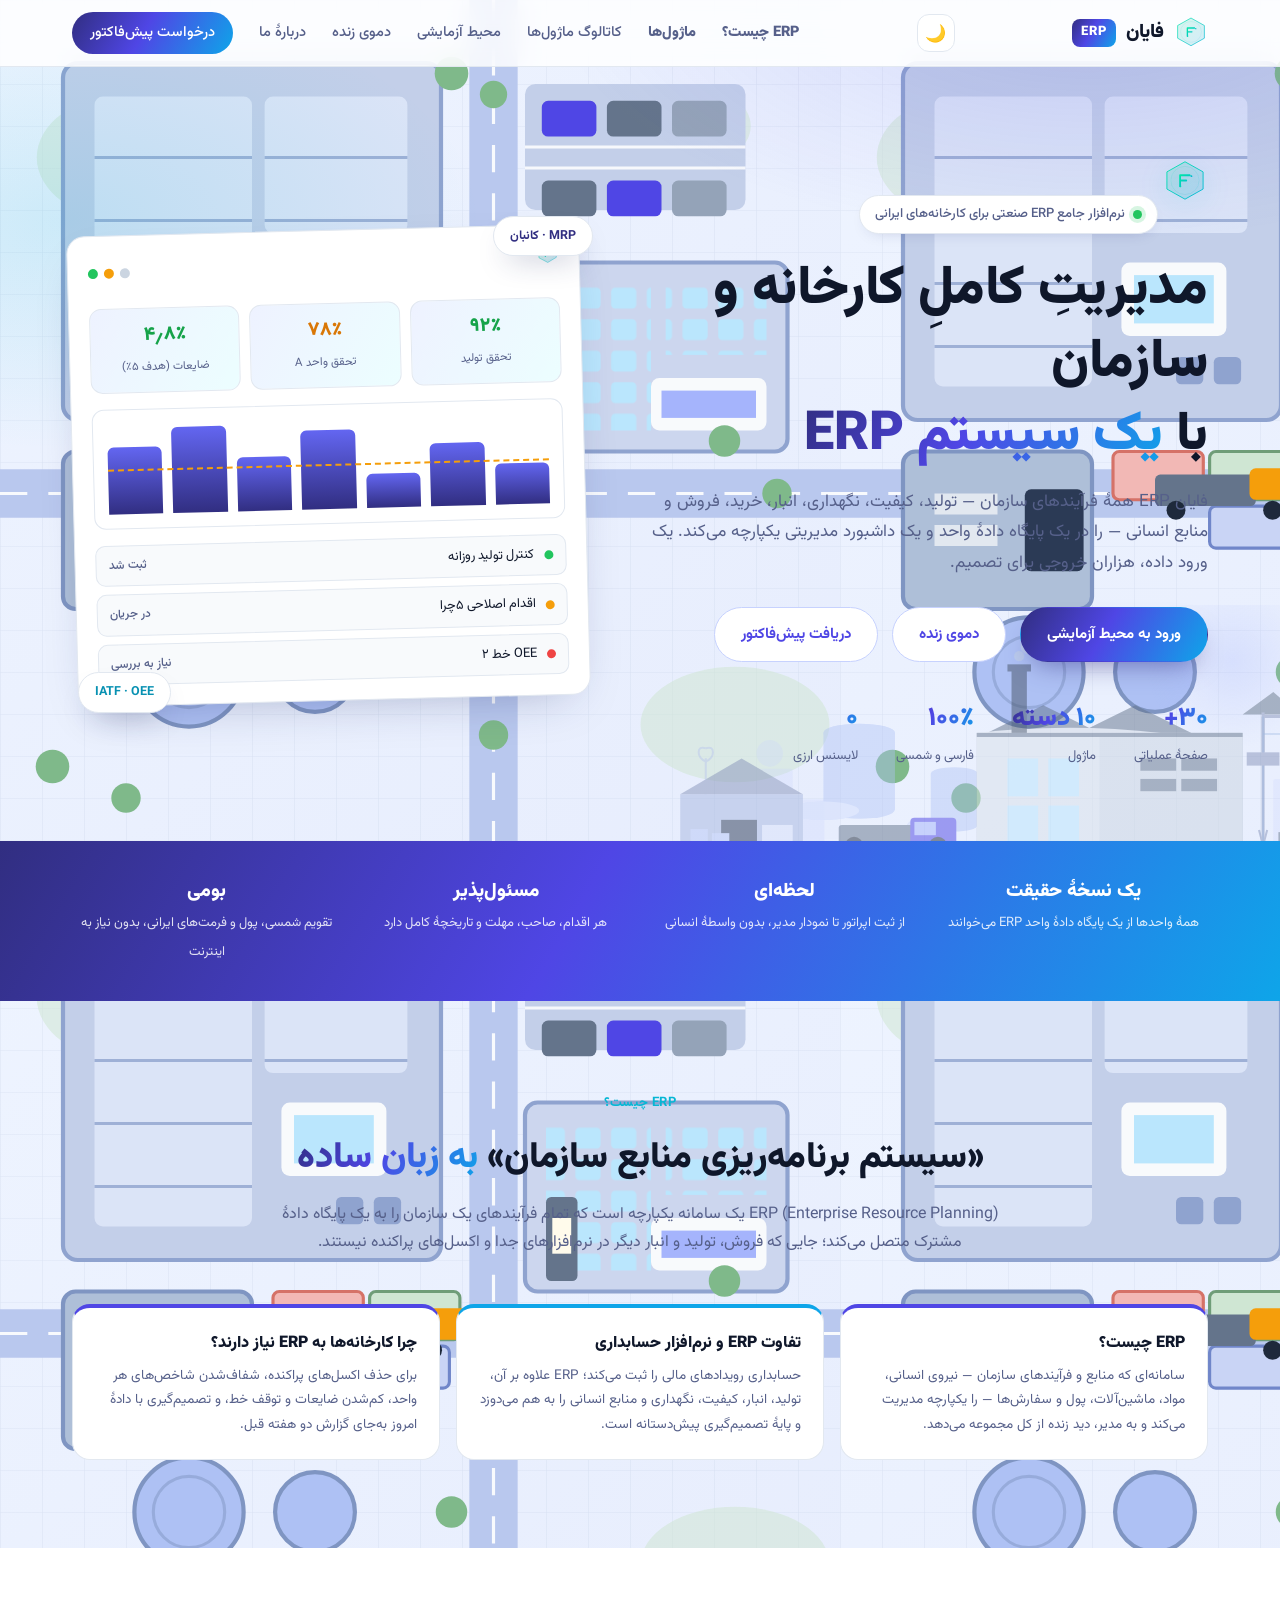
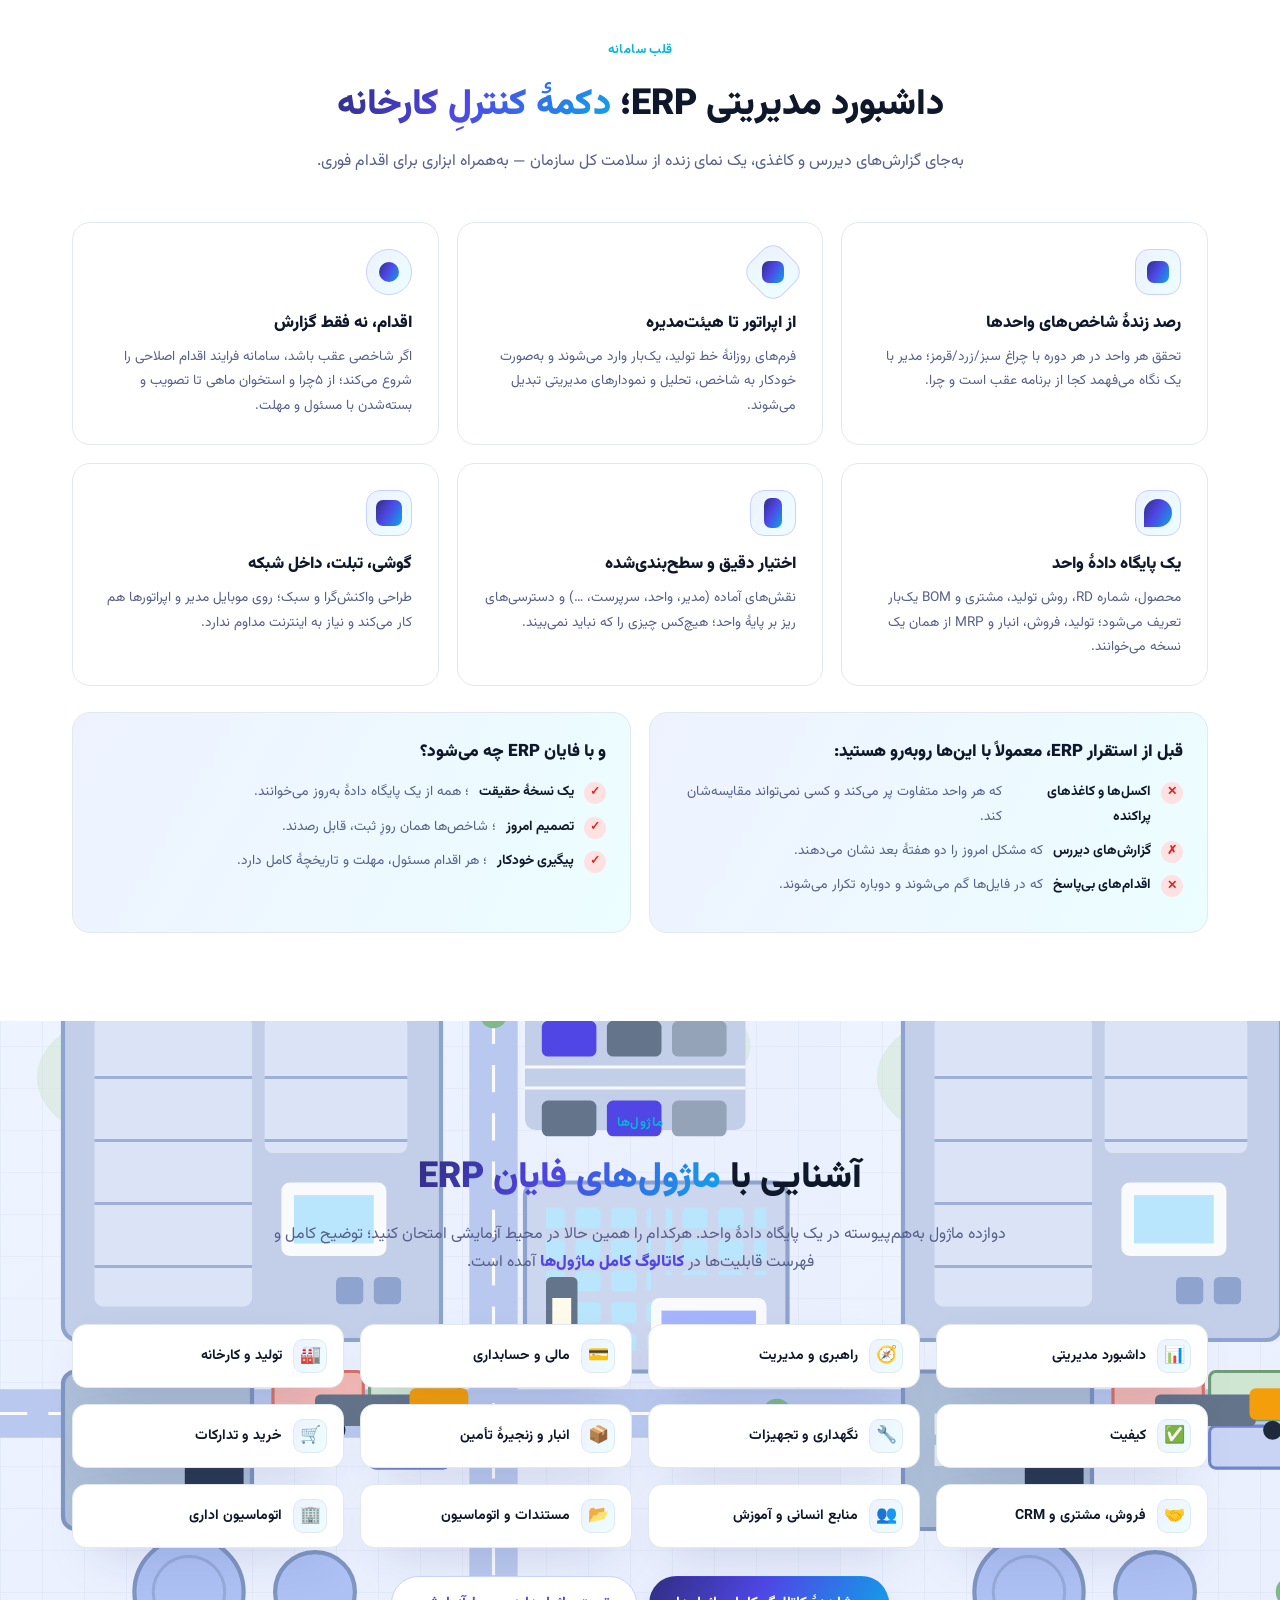
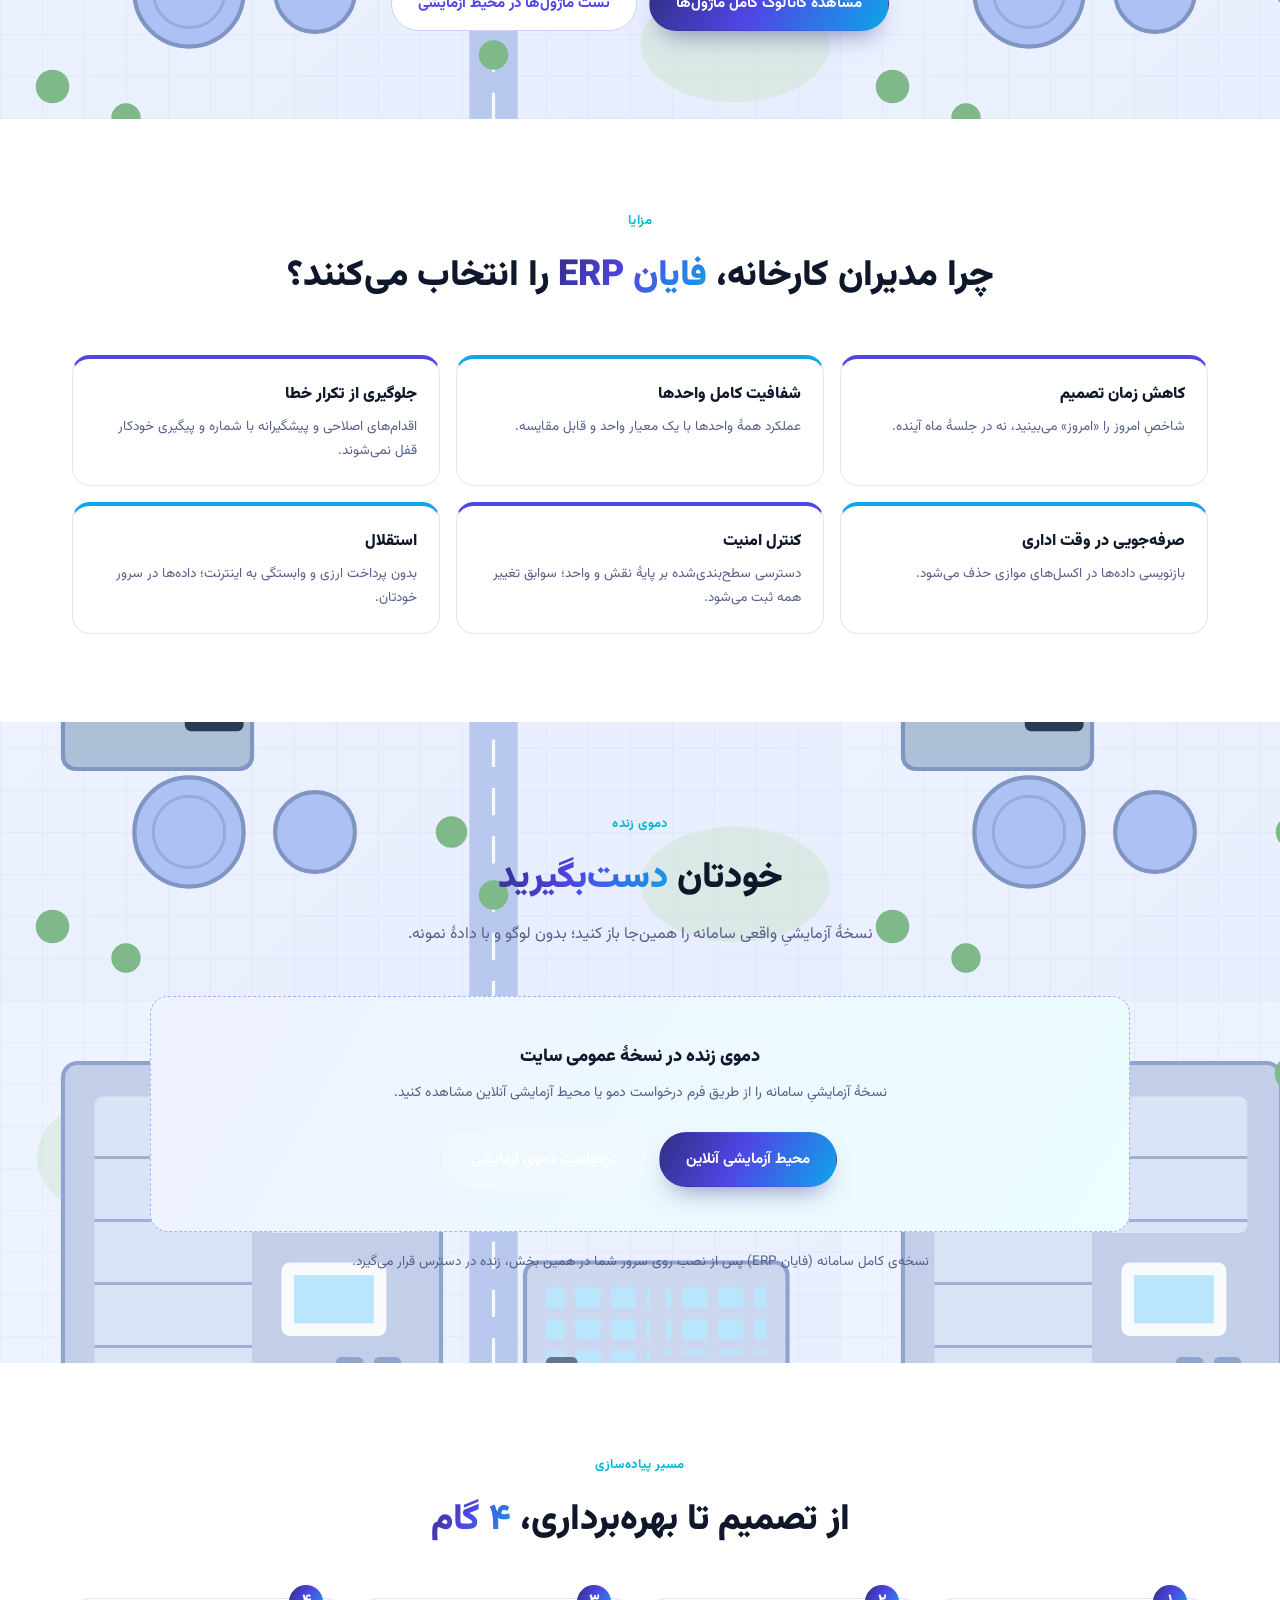
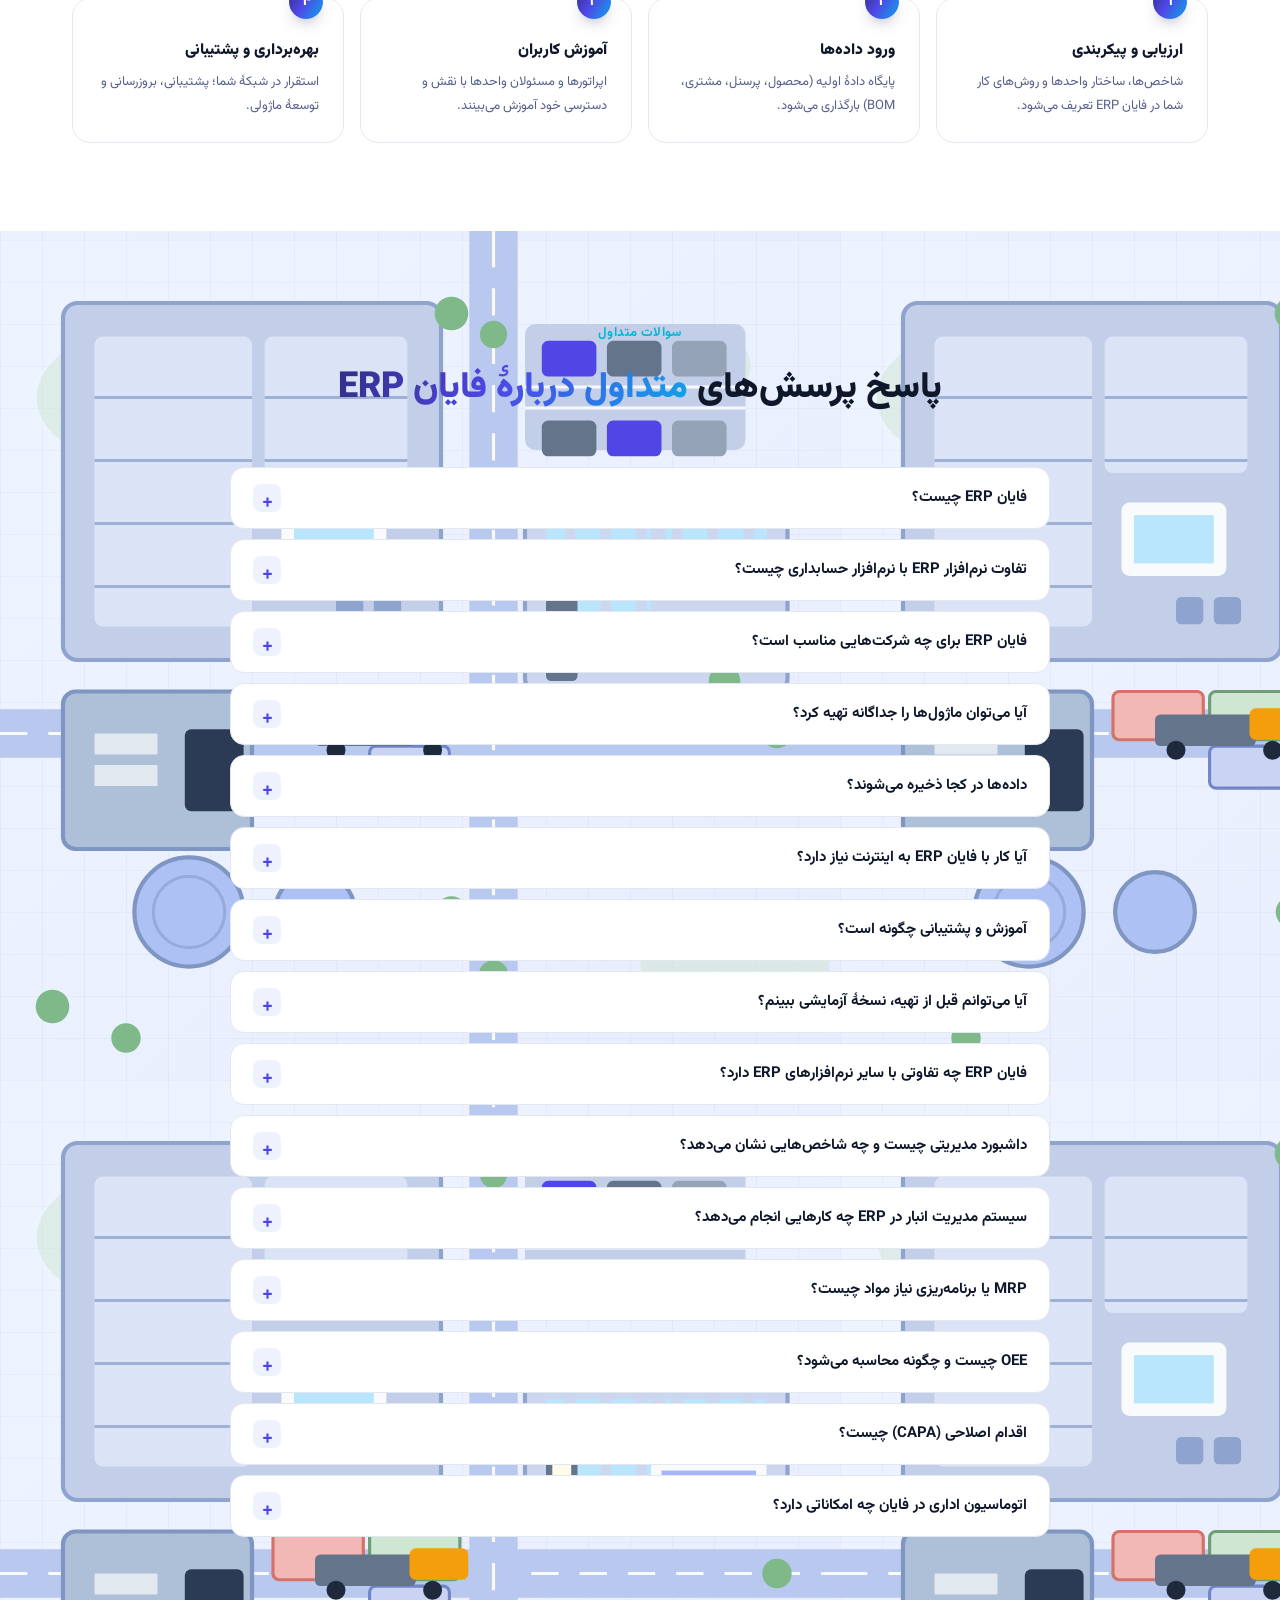
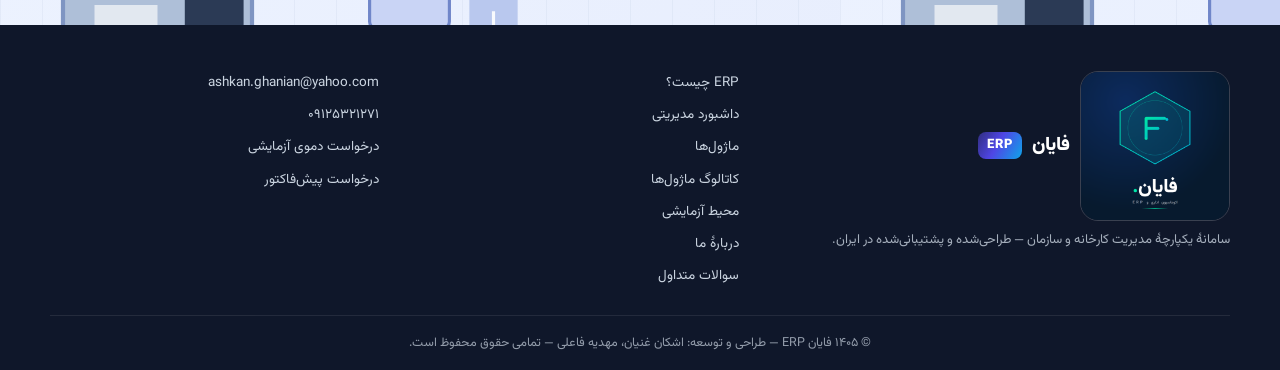
<file: index.html>
<!DOCTYPE html>
<html lang="fa" dir="rtl">
<head>
<meta charset="UTF-8">
<meta name="viewport" content="width=device-width, initial-scale=1">
<title>فایان ERP | نرم‌افزار جامع مدیریت کارخانه و سازمان | سیستم یکپارچه ERP صنعتی</title>
<meta name="description" content="فایان ERP؛ سامانه یکپارچه راهبری کارخانه و سازمان: داشبورد مدیریتی و شاخص‌ها، برنامه‌ریزی تولید و MRP، کنترل تولید روزانه، کیفیت IATF، نگهداری و OEE، انبار، خرید و فروش، منابع انسانی و اقدام اصلاحی — همه در یک سیستم. نسخه آزمایشی رایگان.">
<meta name="keywords" content="فایان ERP, نرم افزار ERP, سیستم ERP, ERP صنعتی, ERP تولیدی, نرم افزار مدیریت کارخانه, سامانه برنامه ریزی منابع سازمان, MRP, کنترل تولید, داشبورد مدیریتی">
<meta name="robots" content="index, follow">
<meta name="author" content="فایان">
<link rel="canonical" href="https://ashkanghanian-ux.github.io/fayan-erp/">
<meta property="og:type" content="website">
<meta property="og:site_name" content="فایان ERP">
<meta property="og:title" content="فایان ERP | نرم‌افزار جامع مدیریت کارخانه و سازمان">
<meta property="og:description" content="سامانه یکپارچه ERP صنعتی برای کارخانه‌ها و سازمان‌های ایرانی؛ تولید، کیفیت، نگهداری، انبار، فروش، منابع انسانی و اقدام اصلاحی در یک داشبورد.">
<meta property="og:url" content="https://ashkanghanian-ux.github.io/fayan-erp/">
<meta property="og:image" content="https://ashkanghanian-ux.github.io/fayan-erp/logo.png">
<meta property="og:image:width" content="1000">
<meta property="og:image:height" content="1000">
<meta property="og:locale" content="fa_IR">
<meta name="geo.region" content="IR">
<meta name="geo.placename" content="Iran">
<meta name="theme-color" content="#4f46e5">
<meta name="twitter:card" content="summary">
<meta name="twitter:title" content="فایان ERP | نرم‌افزار جامع مدیریت کارخانه">
<meta name="twitter:description" content="سیستم یکپارچه ERP صنعتی برای کارخانه‌های ایرانی — تولید، کیفیت، نگهداری، انبار، فروش و منابع انسانی در یک داشبورد.">
<meta name="twitter:image" content="https://ashkanghanian-ux.github.io/fayan-erp/logo.png">
<link rel="stylesheet" href="css/style.css">
<link rel="icon" type="image/svg+xml" href="mark.svg">
<link rel="icon" type="image/png" href="logo.png">
<script type="application/ld+json">
{
  "@context": "https://schema.org",
  "@graph": [
    {
      "@type": "Organization",
      "name": "فایان",
      "alternateName": "فایان ERP",
      "url": "https://ashkanghanian-ux.github.io/fayan-erp/",
      "email": "ashkan.ghanian@yahoo.com",
      "telephone": "+98-912-532-1271",
      "logo": "https://ashkanghanian-ux.github.io/fayan-erp/logo.png",
      "description": "سامانه یکپارچه مدیریت کارخانه و سازمان — ERP صنعتی",
      "address": { "@type": "PostalAddress", "addressCountry": "IR" },
      "contactPoint": {
        "@type": "ContactPoint",
        "telephone": "+98-912-532-1271",
        "email": "ashkan.ghanian@yahoo.com",
        "contactType": "sales",
        "areaServed": "IR",
        "availableLanguage": "fa"
      }
    },
    {
      "@type": "SoftwareApplication",
      "name": "فایان ERP",
      "alternateName": "Fayan ERP",
      "applicationCategory": "BusinessApplication",
      "operatingSystem": "Windows, Linux",
      "inLanguage": "fa",
      "description": "سامانه یکپارچه راهبری کارخانه و سازمان: داشبورد مدیریتی شاخص‌ها، کنترل تولید روزانه، MRP و کانبان، کیفیت IATF، نگهداری و OEE، انبار، خرید، فروش و منابع انسانی.",
      "url": "https://ashkanghanian-ux.github.io/fayan-erp/",
      "publisher": {
        "@type": "Organization",
        "name": "فایان",
        "logo": "https://ashkanghanian-ux.github.io/fayan-erp/logo.png"
      }
    },
    {
      "@type": "WebSite",
      "name": "فایان ERP",
      "url": "https://ashkanghanian-ux.github.io/fayan-erp/"
    },
    {
      "@type": "FAQPage",
      "mainEntity": [
        {
          "@type": "Question",
          "name": "فایان ERP چیست؟",
          "acceptedAnswer": { "@type": "Answer", "text": "فایان ERP یک سامانه یکپارچه مدیریت منابع سازمان (Enterprise Resource Planning) برای کارخانه‌ها و سازمان‌های ایرانی است که تولید، کیفیت، نگهداری، انبار، خرید، فروش، منابع انسانی و اقدامات اصلاحی را در یک پایگاه داده‌ی واحد و یک داشبورد مدیریتی یکپارچه می‌کند." }
        },
        {
          "@type": "Question",
          "name": "تفاوت نرم‌افزار ERP با نرم‌افزار حسابداری چیست؟",
          "acceptedAnswer": { "@type": "Answer", "text": "نرم‌افزار حسابداری فقط رویدادهای مالی را ثبت می‌کند؛ اما ERP علاوه بر مالی، تمام فرآیندهای سازمان (تولید، انبار، فروش، کیفیت، نگهداری و منابع انسانی) را یکپارچه کرده و به مدیر، تصویر لحظه‌ای و شاخص‌های تصمیم‌گیری می‌دهد." }
        },
        {
          "@type": "Question",
          "name": "فایان ERP برای چه شرکت‌هایی مناسب است؟",
          "acceptedAnswer": { "@type": "Answer", "text": "فایان ERP برای کارخانه‌های تولیدی، شرکت‌های صنعتی، بازرگانی، خدماتی و پیمانکاری طراحی شده است و با معماری ماژولار، از سازمان‌های کوچک تا هلدینگ‌ها قابل پیاده‌سازی است." }
        },
        {
          "@type": "Question",
          "name": "آیا می‌توان ماژول‌ها را جداگانه تهیه کرد؟",
          "acceptedAnswer": { "@type": "Answer", "text": "بله، معماری فایان ERP ماژولار است؛ فقط ماژول‌های موردنیاز را تهیه می‌کنید و بعداً بدون اختلال، ماژول دیگری اضافه می‌شود." }
        },
        {
          "@type": "Question",
          "name": "داده‌ها در کجا ذخیره می‌شوند؟",
          "acceptedAnswer": { "@type": "Answer", "text": "فایان ERP روی سرور خود سازمان نصب می‌شود؛ بنابراین تمام داده‌ها در اختیار شماست، بدون وابستگی به اینترنت یا پرداخت ارزی." }
        },
        {
          "@type": "Question",
          "name": "آیا برای کار با فایان ERP به اینترنت نیاز است؟",
          "acceptedAnswer": { "@type": "Answer", "text": "خیر. سامانه روی شبکه داخلی سازمان اجرا می‌شود و در صورت نیاز، نسخه وب یا دسترسی از راه دور نیز قابل تنظیم است." }
        },
        {
          "@type": "Question",
          "name": "آموزش و پشتیبانی چگونه است؟",
          "acceptedAnswer": { "@type": "Answer", "text": "پس از استقرار، کاربران هر واحد با نقش و سطح دسترسی خود آموزش می‌بینند و خدمات پشتیبانی، بروزرسانی و توسعه ماژولی ارائه می‌شود." }
        },
        {
          "@type": "Question",
          "name": "آیا می‌توانم قبل از تهیه، نسخهٔ آزمایشی ببینم؟",
          "acceptedAnswer": { "@type": "Answer", "text": "بله؛ محیط آزمایشی آنلاین رایگان است و برای دموی کامل با دادهٔ واقعی خودتان، فرم درخواست دمو را پر کنید. پیش‌فاکتور اختصاصی هم بر اساس ماژول‌های انتخابی صادر می‌شود." }
        },
        {
          "@type": "Question",
          "name": "فایان ERP چه تفاوتی با سایر نرم‌افزارهای ERP دارد؟",
          "acceptedAnswer": { "@type": "Answer", "text": "فایان بومی است: تقویم شمسی، ساختار واحدها و فرم‌ها مطابق استاندارد ایران؛ روی سرور خودِ سازمان نصب و داده‌ها پیش شما می‌ماند؛ بدون لایسنس ارزی و با فرم‌ساز و معماری ماژولار، بدون برنامه‌نویسی با هر صنعت و ساختاری تطبیق پیدا می‌کند." }
        },
        {
          "@type": "Question",
          "name": "داشبورد مدیریتی چیست؟",
          "acceptedAnswer": { "@type": "Answer", "text": "داشبورد مدیریتی در فایان ERP نمای زنده شاخص‌های سازمان است: تحقق واحدها، تولید، ضایعات، توقفات و اقدام‌های اصلاحی به‌صورت لحظه‌ای و با چراغ وضعیت؛ به‌جای گزارش‌های کاغذی دیررس." }
        },
        {
          "@type": "Question",
          "name": "سیستم مدیریت انبار در ERP چه کارهایی انجام می‌دهد؟",
          "acceptedAnswer": { "@type": "Answer", "text": "ماژول انبار در فایان ERP گردش کالا (رسید/حواله)، موجودی به‌روز، محدوده مصرف مواد بر اساس BOM، انبارگردانی، نقطه سفارش، بارکد/QR و اموال را مدیریت می‌کند و به تولید و فروش متصل است." }
        },
        {
          "@type": "Question",
          "name": "MRP چیست؟",
          "acceptedAnswer": { "@type": "Answer", "text": "MRP یعنی برنامه‌ریزی نیاز مواد؛ سامانه بر اساس برنامه تولید و فرمول ساخت (BOM)، مواد و قطعات موردنیاز هر دستور کار، موجودی انبار و تاریخ تحویل را محاسبه می‌کند تا نه کم‌فروشی و نه انبار مازاد داشته باشید." }
        },
        {
          "@type": "Question",
          "name": "OEE چیست و چگونه محاسبه می‌شود؟",
          "acceptedAnswer": { "@type": "Answer", "text": "OEE شاخص کارایی کلی تجهیزات است و از ضرب سه عامل دسترس‌پذیری، کارایی عملکرد و کیفیت (نرخ محصول سالم) به‌دست می‌آید؛ فایان ERP با ثبت توقفات و ضایعات، OEE هر خط را خودکار محاسبه می‌کند." }
        },
        {
          "@type": "Question",
          "name": "اقدام اصلاحی (CAPA) چیست؟",
          "acceptedAnswer": { "@type": "Answer", "text": "اقدام اصلاحی و پیشگیرانه فرایند ریشه‌یابی مشکل و حذف علت است؛ در فایان ERP از نمودار ۵چرا و استخوان ماهی تا ثبت اقدام، مسئول، مهلت و بسته‌شدن با تأیید، به‌صورت خودکار دنبال می‌شود." }
        },
        {
          "@type": "Question",
          "name": "اتوماسیون اداری چیست؟",
          "acceptedAnswer": { "@type": "Answer", "text": "برنامه اداری فایان نامه‌نگاری (ورودی/ارسالی/پیش‌نویس)، مرخصی و ماموریت، ترک محل، امضای آنلاین، پیام‌ها، جستجوی سراسری و پنل مدیریت را یکپارچه پوشش می‌دهد؛ بدون کاغذ و با تاریخچه کامل." }
        }
      ]
    }
  ]
}
</script>
</head>
<body>

<!-- ================= NAV ================= -->
<header class="nav" id="nav">
  <div class="container nav-inner">
    <a class="brand" href="#hero">
      <img src="mark.svg" class="brand-logo" alt="لوگوی فایان ERP">
      <span class="brand-name">فایان</span><span class="brand-suf">ERP</span>
    </a>
    <button class="nav-burger" id="navBurger" aria-label="منو"><span></span><span></span><span></span></button>
    <button class="theme-btn" id="themeBtn" title="تغییر تم (روشن/تیره)" aria-label="حالت تیره">🌙</button>
    <nav class="nav-links" id="navLinks">
      <a href="#about">ERP چیست؟</a>
      <a href="#modules">ماژول‌ها</a>
      <a href="catalog.html">کاتالوگ ماژول‌ها</a>
      <a href="trial.html">محیط آزمایشی</a>
      <a href="#demo">دموی زنده</a>
      <a href="about.html">دربارهٔ ما</a>
      <a href="proforma.html" class="nav-cta">درخواست پیش‌فاکتور</a>
    </nav>
  </div>
</header>

<!-- ================= HERO ================= -->
<section class="hero" id="hero">
  <div class="hero-bg" aria-hidden="true"></div>
    <img src="assets/factory-side.svg" class="hero-art" alt="نمای کناری کارخانه صنعتی" loading="eager">
  <div class="container hero-grid">
    <div class="hero-copy">
      <img src="mark.svg" class="hero-logo" alt="لوگوی فایان ERP">
      <span class="pill"><i class="dot"></i> نرم‌افزار جامع ERP صنعتی برای کارخانه‌های ایرانی</span>
      <h1>مدیریتِ کاملِ کارخانه و سازمان<br>با <span class="grad">یک سیستم ERP</span></h1>
      <p class="hero-sub">
        فایان ERP همهٔ فرآیندهای سازمان — تولید، کیفیت، نگهداری، انبار، خرید، فروش و منابع انسانی —
        را در یک پایگاه دادهٔ واحد و یک داشبورد مدیریتی یکپارچه می‌کند.
        یک ورود داده، هزاران خروجی برای تصمیم.
      </p>
      <div class="hero-cta">
        <a href="trial.html" class="btn btn-primary">ورود به محیط آزمایشی</a>
        <a href="#demo" class="btn btn-ghost">دموی زنده</a>
        <a href="proforma.html" class="btn btn-ghost">دریافت پیش‌فاکتور</a>
      </div>
      <div class="hero-points">
        <div><b>۳۰+</b><span>صفحهٔ عملیاتی</span></div>
        <div><b>۱۰ دسته</b><span>ماژول</span></div>
        <div><b>۱۰۰٪</b><span>فارسی و شمسی</span></div>
        <div><b>۰</b><span>لایسنس ارزی</span></div>
      </div>
    </div>

    <div class="hero-visual" aria-hidden="true">
      <div class="mock">
        <div class="mock-top">
          <span class="mock-top"><img src="mark.svg" class="mv-logo" alt="فایان ERP"></span>
          <div class="mock-dots"><i></i><i></i><i></i></div>
        </div>
        <div class="mock-kpis">
          <div class="mk up"><b>۹۲٪</b><span>تحقق تولید</span></div>
          <div class="mk warn"><b>۷۸٪</b><span>تحقق واحد A</span></div>
          <div class="mk up"><b>۴٫۸٪</b><span>ضایعات (هدف ۵٪)</span></div>
        </div>
        <div class="mock-chart">
          <div class="mc-bar h1"></div><div class="mc-bar h2"></div>
          <div class="mc-bar h3"></div><div class="mc-bar h4"></div>
          <div class="mc-bar h5"></div><div class="mc-bar h6"></div>
          <div class="mc-bar h7"></div><div class="mc-line"></div>
        </div>
        <div class="mock-rows">
          <div class="mr"><i class="st ok"></i><span>کنترل تولید روزانه</span><b>ثبت شد</b></div>
          <div class="mr"><i class="st warn"></i><span>اقدام اصلاحی ۵چرا</span><b>در جریان</b></div>
          <div class="mr"><i class="st bad"></i><span>OEE خط ۲</span><b>نیاز به بررسی</b></div>
        </div>
      </div>
      <div class="float-chip f1">MRP · کانبان</div>
      <div class="float-chip f2">IATF · OEE</div>
    </div>
  </div>
</section>

<!-- ================= STATS ================= -->
<section class="stats-band">
  <div class="container stats-grid">
    <div><b>یک نسخهٔ حقیقت</b><span>همهٔ واحدها از یک پایگاه دادهٔ واحد ERP می‌خوانند</span></div>
    <div><b>لحظه‌ای</b><span>از ثبت اپراتور تا نمودار مدیر، بدون واسطهٔ انسانی</span></div>
    <div><b>مسئول‌پذیر</b><span>هر اقدام، صاحب، مهلت و تاریخچهٔ کامل دارد</span></div>
    <div><b>بومی</b><span>تقویم شمسی، پول و فرمت‌های ایرانی، بدون نیاز به اینترنت</span></div>
  </div>
</section>

<!-- ================= WHAT IS ERP ================= -->
<section class="section" id="about">
  <div class="container">
    <div class="sec-head">
      <span class="kicker">ERP چیست؟</span>
      <h2>«سیستم برنامه‌ریزی منابع سازمان» <span class="grad">به زبان ساده</span></h2>
      <p class="sec-sub">ERP (Enterprise Resource Planning) یک سامانه یکپارچه است که تمام فرآیندهای یک سازمان را به یک پایگاه دادهٔ مشترک متصل می‌کند؛ جایی که فروش، تولید و انبار دیگر در نرم‌افزارهای جدا و اکسل‌های پراکنده نیستند.</p>
    </div>
    <div class="why-grid about-grid">
      <div class="why-card"><h3>ERP چیست؟</h3><p>سامانه‌ای که منابع و فرآیندهای سازمان — نیروی انسانی، مواد، ماشین‌آلات، پول و سفارش‌ها — را یکپارچه مدیریت می‌کند و به مدیر، دید زنده از کل مجموعه می‌دهد.</p></div>
      <div class="why-card"><h3>تفاوت ERP و نرم‌افزار حسابداری</h3><p>حسابداری رویدادهای مالی را ثبت می‌کند؛ ERP علاوه بر آن، تولید، انبار، کیفیت، نگهداری و منابع انسانی را به هم می‌دوزد و پایهٔ تصمیم‌گیری پیش‌دستانه است.</p></div>
      <div class="why-card"><h3>چرا کارخانه‌ها به ERP نیاز دارند؟</h3><p>برای حذف اکسل‌های پراکنده، شفاف‌شدن شاخص‌های هر واحد، کم‌شدن ضایعات و توقف خط، و تصمیم‌گیری با دادهٔ امروز به‌جای گزارش دو هفته قبل.</p></div>
    </div>
  </div>
</section>

<!-- ================= ERP DASHBOARD ================= -->
<section class="section alt" id="dashboard">
  <div class="container">
    <div class="sec-head">
      <span class="kicker">قلب سامانه</span>
      <h2>داشبورد مدیریتی ERP؛ <span class="grad">دکمهٔ کنترلِ کارخانه</span></h2>
      <p class="sec-sub">به‌جای گزارش‌های دیررس و کاغذی، یک نمای زنده از سلامت کل سازمان — به‌همراه ابزاری برای اقدام فوری.</p>
    </div>

    <div class="dash-features">
      <article class="dash-card">
        <div class="dash-ico i1"></div>
        <h3>رصد زندهٔ شاخص‌های واحدها</h3>
        <p>تحقق هر واحد در هر دوره با چراغ سبز/زرد/قرمز؛ مدیر با یک نگاه می‌فهمد کجا از برنامه عقب است و چرا.</p>
      </article>
      <article class="dash-card">
        <div class="dash-ico i2"></div>
        <h3>از اپراتور تا هیئت‌مدیره</h3>
        <p>فرم‌های روزانهٔ خط تولید، یک‌بار وارد می‌شوند و به‌صورت خودکار به شاخص، تحلیل و نمودارهای مدیریتی تبدیل می‌شوند.</p>
      </article>
      <article class="dash-card">
        <div class="dash-ico i3"></div>
        <h3>اقدام، نه فقط گزارش</h3>
        <p>اگر شاخصی عقب باشد، سامانه فرایند اقدام اصلاحی را شروع می‌کند؛ از ۵چرا و استخوان ماهی تا تصویب و بسته‌شدن با مسئول و مهلت.</p>
      </article>
      <article class="dash-card">
        <div class="dash-ico i4"></div>
        <h3>یک پایگاه دادهٔ واحد</h3>
        <p>محصول، شماره RD، روش تولید، مشتری و BOM یک‌بار تعریف می‌شود؛ تولید، فروش، انبار و MRP از همان یک نسخه می‌خوانند.</p>
      </article>
      <article class="dash-card">
        <div class="dash-ico i5"></div>
        <h3>اختیار دقیق و سطح‌بندی‌شده</h3>
        <p>نقش‌های آماده (مدیر، واحد، سرپرست، …) و دسترسی‌های ریز بر پایهٔ واحد؛ هیچ‌کس چیزی را که نباید نمی‌بیند.</p>
      </article>
      <article class="dash-card">
        <div class="dash-ico i6"></div>
        <h3>گوشی، تبلت، داخل شبکه</h3>
        <p>طراحی واکنش‌گرا و سبک؛ روی موبایل مدیر و اپراتورها هم کار می‌کند و نیاز به اینترنت مداوم ندارد.</p>
      </article>
    </div>

    <div class="benefit-banner">
      <div class="bb-copy">
        <h3>قبل از استقرار ERP، معمولاً با این‌ها روبه‌رو هستید:</h3>
        <ul>
          <li><span>✕</span><b>اکسل‌ها و کاغذهای پراکنده</b> که هر واحد متفاوت پر می‌کند و کسی نمی‌تواند مقایسه‌شان کند.</li>
          <li><span>✗</span><b>گزارش‌های دیررس</b> که مشکل امروز را دو هفتهٔ بعد نشان می‌دهند.</li>
          <li><span>✕</span><b>اقدام‌های بی‌پاسخ</b> که در فایل‌ها گم می‌شوند و دوباره تکرار می‌شوند.</li>
        </ul>
      </div>
      <div class="bb-copy">
        <h3>و با فایان ERP چه می‌شود؟</h3>
        <ul class="good">
          <li><span>✓</span><b>یک نسخهٔ حقیقت</b>؛ همه از یک پایگاه دادهٔ به‌روز می‌خوانند.</li>
          <li><span>✓</span><b>تصمیم امروز</b>؛ شاخص‌ها همان روزِ ثبت، قابل رصدند.</li>
          <li><span>✓</span><b>پیگیری خودکار</b>؛ هر اقدام مسئول، مهلت و تاریخچهٔ کامل دارد.</li>
        </ul>
      </div>
    </div>
  </div>
</section>

<!-- ================= MODULES ================= -->
<section class="section" id="modules">
  <div class="container">
    <div class="sec-head">
      <span class="kicker">ماژول‌ها</span>
      <h2>آشنایی با <span class="grad">ماژول‌های فایان ERP</span></h2>
      <p class="sec-sub">دوازده ماژول به‌هم‌پیوسته در یک پایگاه دادهٔ واحد. هرکدام را همین حالا در محیط آزمایشی امتحان کنید؛ توضیح کامل و فهرست قابلیت‌ها در <a href="catalog.html" style="color:var(--brand);font-weight:800">کاتالوگ کامل ماژول‌ها</a> آمده است.</p>
    </div>
    <div class="modules-grid">
      <a href="catalog.html"><span class="mi">📊</span>داشبورد مدیریتی</a>
      <a href="catalog.html"><span class="mi">🧭</span>راهبری و مدیریت</a>
      <a href="catalog.html"><span class="mi">💳</span>مالی و حسابداری</a>
      <a href="catalog.html"><span class="mi">🏭</span>تولید و کارخانه</a>
      <a href="catalog.html"><span class="mi">✅</span>کیفیت</a>
      <a href="catalog.html"><span class="mi">🔧</span>نگهداری و تجهیزات</a>
      <a href="catalog.html"><span class="mi">📦</span>انبار و زنجیرهٔ تأمین</a>
      <a href="catalog.html"><span class="mi">🛒</span>خرید و تدارکات</a>
      <a href="catalog.html"><span class="mi">🤝</span>فروش، مشتری و CRM</a>
      <a href="catalog.html"><span class="mi">👥</span>منابع انسانی و آموزش</a>
      <a href="catalog.html"><span class="mi">📂</span>مستندات و اتوماسیون</a>
      <a href="catalog.html"><span class="mi">🏢</span>اتوماسیون اداری</a>
    </div>
    <div class="center-cta">
      <a class="btn btn-primary" href="catalog.html">مشاهدهٔ کاتالوگ کامل ماژول‌ها</a>
      <a class="btn btn-ghost" href="trial.html">تست ماژول‌ها در محیط آزمایشی</a>
    </div>
  </div>
</section>

<!-- ================= WHY ================= -->
<section class="section alt" id="why">
  <div class="container">
    <div class="sec-head">
      <span class="kicker">مزایا</span>
      <h2>چرا مدیران کارخانه، <span class="grad">فایان ERP</span> را انتخاب می‌کنند؟</h2>
    </div>
    <div class="why-grid">
      <div class="why-card"><h3>کاهش زمان تصمیم</h3><p>شاخصِ امروز را «امروز» می‌بینید، نه در جلسهٔ ماه آینده.</p></div>
      <div class="why-card"><h3>شفافیت کامل واحدها</h3><p>عملکرد همهٔ واحدها با یک معیار واحد و قابل مقایسه.</p></div>
      <div class="why-card"><h3>جلوگیری از تکرار خطا</h3><p>اقدام‌های اصلاحی و پیشگیرانه با شماره و پیگیری خودکار قفل نمی‌شوند.</p></div>
      <div class="why-card"><h3>صرفه‌جویی در وقت اداری</h3><p>بازنویسی داده‌ها در اکسل‌های موازی حذف می‌شود.</p></div>
      <div class="why-card"><h3>کنترل امنیت</h3><p>دسترسی سطح‌بندی‌شده بر پایهٔ نقش و واحد؛ سوابق تغییر همه ثبت می‌شود.</p></div>
      <div class="why-card"><h3>استقلال</h3><p>بدون پرداخت ارزی و وابستگی به اینترنت؛ داده‌ها در سرور خودتان.</p></div>
    </div>
  </div>
</section>

<!-- ================= LIVE DEMO ================= -->
<section class="section demo-sec" id="demo">
  <div class="container">
    <div class="sec-head">
      <span class="kicker">دموی زنده</span>
      <h2>خودتان <span class="grad">دست‌بگیرید</span></h2>
      <p class="sec-sub">نسخهٔ آزمایشیِ واقعی سامانه را همین‌جا باز کنید؛ بدون لوگو و با دادهٔ نمونه.</p>
    </div>
    <div class="demo-frame">
      <div class="demo-bar">
        <i></i><i></i><i></i>
        <span class="demo-url" id="demoUrl">http://localhost:5400</span>
        <a class="btn btn-primary btn-sm" href="#demo" id="demoOpen" target="_blank" rel="noopener">باز کردن در تب جدید</a>
      </div>
      <iframe id="demoIframe" src="" title="دموی زنده فایان ERP"></iframe>
    </div>
    <div class="demo-unavailable" id="demoUnavailable" hidden>
      <div class="du-card">
        <strong>دموی زنده در نسخهٔ عمومی سایت</strong>
        <p>نسخهٔ آزمایشیِ سامانه را از طریق فرم درخواست دمو یا محیط آزمایشی آنلاین مشاهده کنید.</p>
        <div class="price-btn-row">
          <a class="btn btn-primary" href="trial.html">محیط آزمایشی آنلاین</a>
          <a class="btn btn-ghost" href="demo-request.html">درخواست دموی آزمایشی</a>
        </div>
      </div>
    </div>
    <div class="demo-note" id="demoNote">
      <p>دمو با دادهٔ نمایشی و حساب <b>admin / Admin@1405</b> بالا می‌آید. برای اجرای دمو در رایانه‌ی خود،
      اسکریپت <code>run_demo.bat</code> را اجرا کنید تا روی پورت 5400 بالا بیاید.</p>
      <div class="price-btn-row" style="margin-top:10px">
        <a class="btn btn-primary" href="demo-request.html">درخواست دموی آزمایشی</a>
        <a class="btn btn-ghost" href="trial.html">محیط آزمایشی آنلاین</a>
      </div>
    </div>
  </div>
</section>

<!-- ================= STEPS ================= -->
<section class="section alt" id="steps">
  <div class="container">
    <div class="sec-head">
      <span class="kicker">مسیر پیاده‌سازی</span>
      <h2>از تصمیم تا بهره‌برداری، <span class="grad">۴ گام</span></h2>
    </div>
    <div class="steps-grid">
      <div class="step"><b>۱</b><h3>ارزیابی و پیکربندی</h3><p>شاخص‌ها، ساختار واحدها و روش‌های کار شما در فایان ERP تعریف می‌شود.</p></div>
      <div class="step"><b>۲</b><h3>ورود داده‌ها</h3><p>پایگاه دادهٔ اولیه (محصول، پرسنل، مشتری، BOM) بارگذاری می‌شود.</p></div>
      <div class="step"><b>۳</b><h3>آموزش کاربران</h3><p>اپراتورها و مسئولان واحدها با نقش و دسترسی خود آموزش می‌بینند.</p></div>
      <div class="step"><b>۴</b><h3>بهره‌برداری و پشتیبانی</h3><p>استقرار در شبکهٔ شما؛ پشتیبانی، بروزرسانی و توسعهٔ ماژولی.</p></div>
    </div>
  </div>
</section>

<!-- ================= FAQ ================= -->
<section class="section" id="faq">
  <div class="container">
    <div class="sec-head">
      <span class="kicker">سوالات متداول</span>
      <h2>پاسخ پرسش‌های <span class="grad">متداول دربارهٔ فایان ERP</span></h2>
    </div>
    <div class="faq-list">
      <details>
        <summary>فایان ERP چیست؟</summary>
        <p>فایان ERP یک سامانه یکپارچه مدیریت منابع سازمان است که تولید، کیفیت، نگهداری، انبار، خرید، فروش، منابع انسانی و اقدامات اصلاحی را در یک پایگاه دادهٔ واحد و یک داشبورد مدیریتی یکپارچه می‌کند.</p>
      </details>
      <details>
        <summary>تفاوت نرم‌افزار ERP با نرم‌افزار حسابداری چیست؟</summary>
        <p>نرم‌افزار حسابداری فقط رویدادهای مالی را ثبت می‌کند؛ اما ERP تمام فرآیندهای سازمان (تولید، انبار، فروش، کیفیت، نگهداری و منابع انسانی) را یکپارچه کرده و تصویر لحظه‌ای و شاخص‌های تصمیم‌گیری را در اختیار مدیر می‌گذارد.</p>
      </details>
      <details>
        <summary>فایان ERP برای چه شرکت‌هایی مناسب است؟</summary>
        <p>برای کارخانه‌های تولیدی، شرکت‌های صنعتی، بازرگانی، خدماتی و پیمانکاری طراحی شده است و با معماری ماژولار، از سازمان‌های کوچک تا هلدینگ‌ها قابل پیاده‌سازی است.</p>
      </details>
      <details>
        <summary>آیا می‌توان ماژول‌ها را جداگانه تهیه کرد؟</summary>
        <p>بله؛ معماری فایان ERP ماژولار است. فقط ماژول‌های موردنیاز انتخاب می‌شوند و بعداً بدون ایجاد اختلال، ماژول دیگری به سامانه اضافه می‌شود.</p>
      </details>
      <details>
        <summary>داده‌ها در کجا ذخیره می‌شوند؟</summary>
        <p>سامانه روی سرور خود سازمان نصب می‌شود؛ بنابراین تمام داده‌ها در اختیار سازمان است، بدون وابستگی به اینترنت یا پرداخت ارزی.</p>
      </details>
      <details>
        <summary>آیا کار با فایان ERP به اینترنت نیاز دارد؟</summary>
        <p>خیر؛ سامانه روی شبکهٔ داخلی سازمان اجرا می‌شود و متناسب با نیاز، دسترسی از راه دور یا نسخهٔ وب نیز قابل تنظیم است.</p>
      </details>
      <details>
        <summary>آموزش و پشتیبانی چگونه است؟</summary>
        <p>پس از استقرار، کاربران هر واحد بر اساس نقش و سطح دسترسی خود آموزش می‌بینند و خدمات پشتیبانی، بروزرسانی و توسعهٔ ماژولی ارائه می‌شود.</p>
      </details>
      <details>
        <summary>آیا می‌توانم قبل از تهیه، نسخهٔ آزمایشی ببینم؟</summary>
        <p>بله؛ محیط آزمایشی آنلاین رایگان است و برای دموی کامل با دادهٔ واقعی خودتان، فرم درخواست دمو را پر کنید. پیش‌فاکتور اختصاصی هم بر اساس ماژول‌های انتخابی شما صادر می‌شود.</p>
      </details>
      <details>
        <summary>فایان ERP چه تفاوتی با سایر نرم‌افزارهای ERP دارد؟</summary>
        <p>فایان بومی است: تقویم شمسی، ساختار واحدها و فرم‌ها مطابق استاندارد ایران؛ روی سرور خودِ سازمان نصب می‌شود و داده‌ها پیش شما می‌ماند؛ بدون لایسنس ارزی است و با فرم‌ساز و معماری ماژولار، بدون برنامه‌نویسی با هر صنعت و ساختاری تطبیق پیدا می‌کند.</p>
      </details>
      <details>
        <summary>داشبورد مدیریتی چیست و چه شاخص‌هایی نشان می‌دهد؟</summary>
        <p>داشبورد مدیریتی فایان ERP نمای زندهٔ شاخص‌های سازمان است: تحقق واحدها، تولید، ضایعات، توقفات و اقدام‌های اصلاحی به‌صورت لحظه‌ای و با چراغ وضعیت؛ به‌جای گزارش‌های کاغذی دیررس.</p>
      </details>
      <details>
        <summary>سیستم مدیریت انبار در ERP چه کارهایی انجام می‌دهد؟</summary>
        <p>ماژول انبار گردش کالا (رسید/حواله)، موجودی به‌روز، محدودهٔ مصرف مواد بر اساس BOM، انبارگردانی، نقطهٔ سفارش، بارکد/QR و اموال را مدیریت می‌کند و به تولید و فروش متصل است.</p>
      </details>
      <details>
        <summary>MRP یا برنامه‌ریزی نیاز مواد چیست؟</summary>
        <p>MRP بر اساس برنامهٔ تولید و فرمول ساخت (BOM)، مواد و قطعات موردنیاز هر دستور کار، موجودی انبار و تاریخ تحویل را محاسبه می‌کند تا نه کم‌فروشی و نه انبار مازاد داشته باشید.</p>
      </details>
      <details>
        <summary>OEE چیست و چگونه محاسبه می‌شود؟</summary>
        <p>OEE شاخص کارایی کلی تجهیزات است و از ضرب سه عامل دسترس‌پذیری، کارایی عملکرد و کیفیت به‌دست می‌آید؛ فایان ERP با ثبت توقفات و ضایعات، OEE هر خط را خودکار محاسبه می‌کند.</p>
      </details>
      <details>
        <summary>اقدام اصلاحی (CAPA) چیست؟</summary>
        <p>اقدام اصلاحی و پیشگیرانه فرایند ریشه‌یابی مشکل و حذف علت است؛ در فایان ERP از نمودار ۵چرا و استخوان ماهی تا ثبت اقدام، مسئول، مهلت و بسته‌شدن با تأیید، به‌صورت خودکار دنبال می‌شود.</p>
      </details>
      <details>
        <summary>اتوماسیون اداری در فایان چه امکاناتی دارد؟</summary>
        <p>برنامهٔ اداری فایان نامه‌نگاری (ورودی/ارسالی/پیش‌نویس)، مرخصی و ماموریت، ترک محل، امضای آنلاین، پیام‌ها، جستجوی سراسری و پنل مدیریت را یکپارچه پوشش می‌دهد؛ بدون کاغذ و با تاریخچهٔ کامل.</p>
      </details>
    </div>
  </div>
</section>

<!-- ================= FOOTER ================= -->
<footer class="footer">
  <div class="container footer-inner">
    <div>
      <a class="brand" href="#hero"><img src="logo.png" class="brand-logo f-logo" alt="لوگوی فایان ERP"><span class="brand-name">فایان</span><span class="brand-suf">ERP</span></a>
      <p class="footer-sub">سامانهٔ یکپارچهٔ مدیریت کارخانه و سازمان — طراحی‌شده و پشتیبانی‌شده در ایران.</p>
    </div>
    <div class="footer-links">
      <a href="#about">ERP چیست؟</a>
      <a href="#dashboard">داشبورد مدیریتی</a>
      <a href="#modules">ماژول‌ها</a>
      <a href="catalog.html">کاتالوگ ماژول‌ها</a>
      <a href="trial.html">محیط آزمایشی</a>
      <a href="about.html">دربارهٔ ما</a>
      <a href="#faq">سوالات متداول</a>
    </div>
    <div class="footer-links">
      <a href="mailto:ashkan.ghanian@yahoo.com">ashkan.ghanian@yahoo.com</a>
      <a href="tel:+989125321271">۰۹۱۲۵۳۲۱۲۷۱</a>
      <a href="demo-request.html">درخواست دموی آزمایشی</a>
      <a href="proforma.html">درخواست پیش‌فاکتور</a>
    </div>
  </div>
  <div class="container footer-bar">© ۱۴۰۵ فایان ERP — طراحی و توسعه: اشکان غنیان، مهدیه فاعلی — تمامی حقوق محفوظ است.</div>
</footer>

<script src="js/main.js"></script>
<script src="js/theme.js"></script>
</body>
</html>
</file>
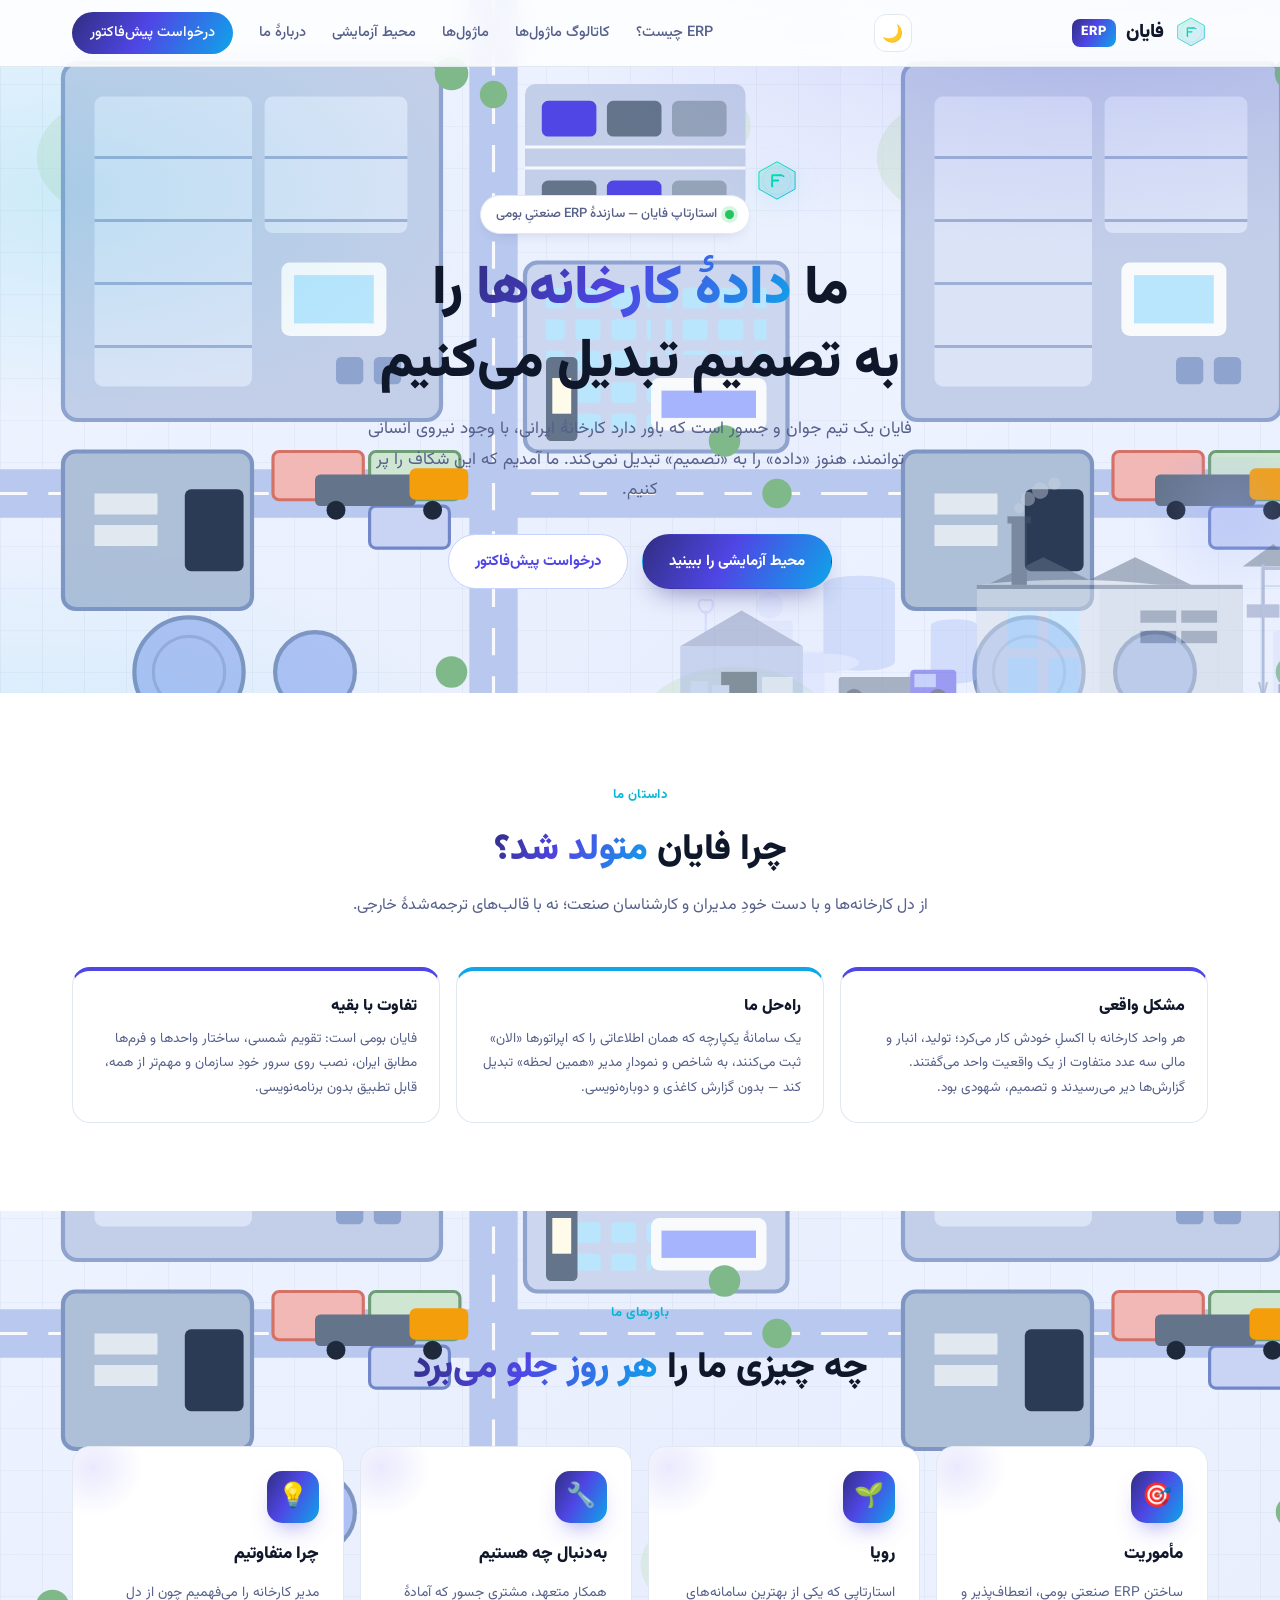
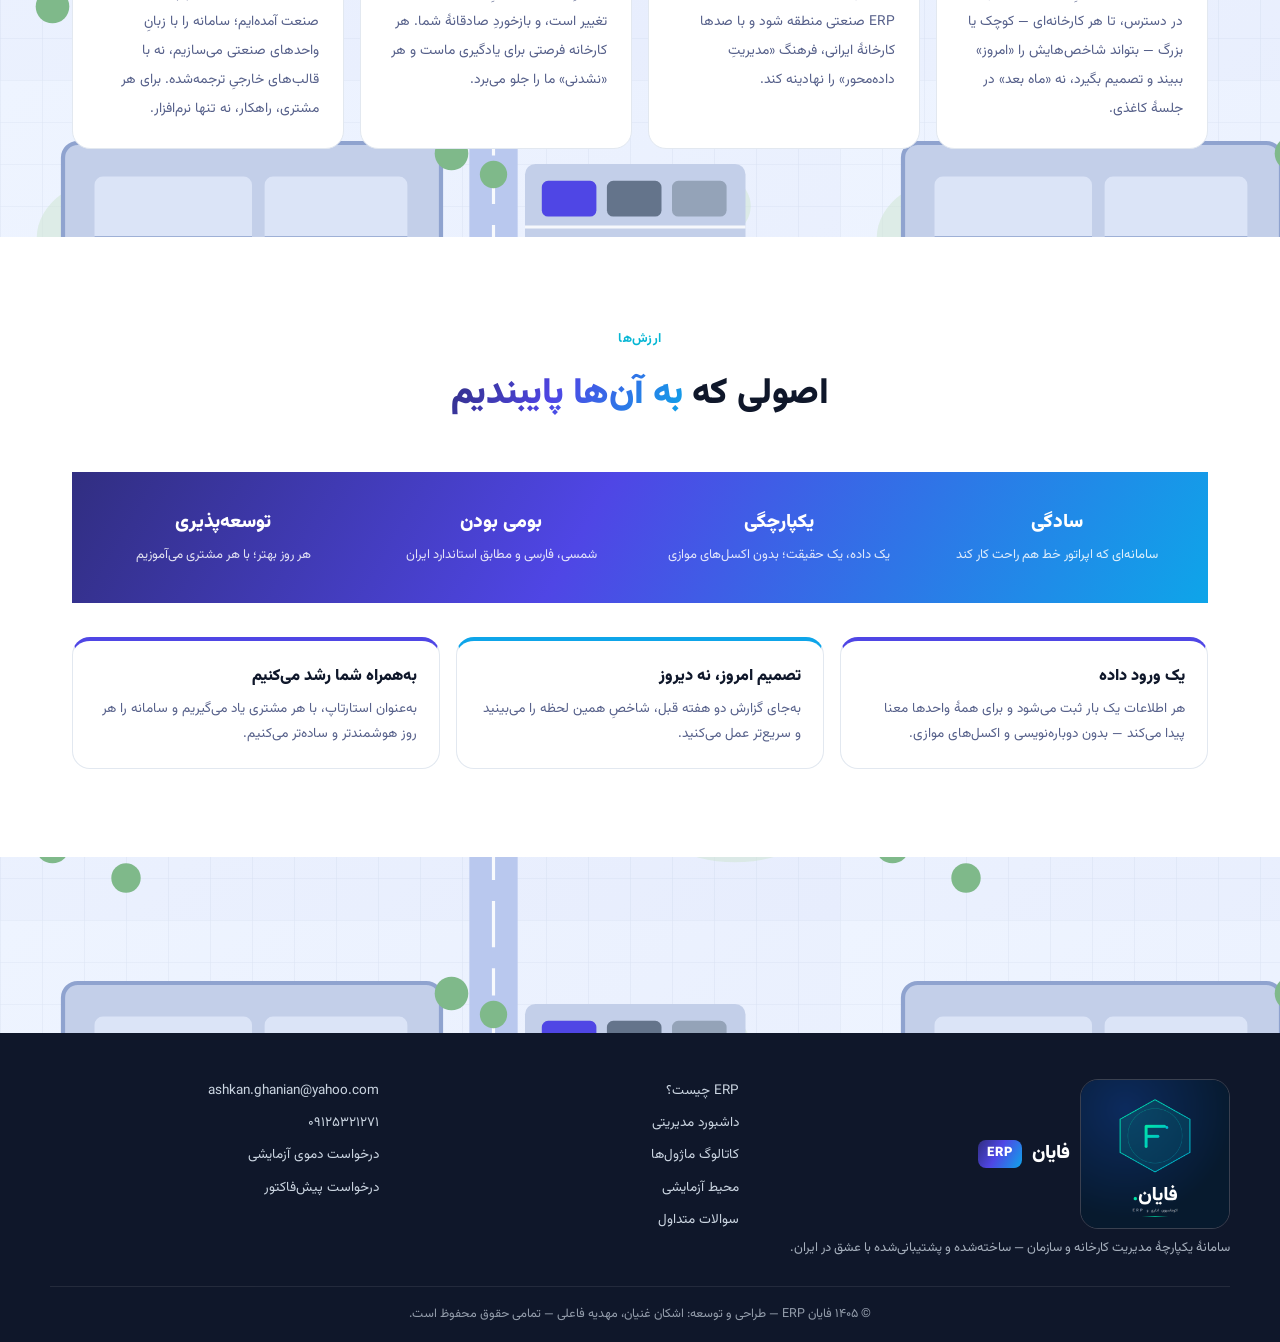
<file: about.html>
<!DOCTYPE html>
<html lang="fa" dir="rtl">
<head>
<meta charset="UTF-8">
<meta name="viewport" content="width=device-width, initial-scale=1">
<title>دربارهٔ استارتاپ فایان | ما که هستیم و به‌دنبال چه هستیم</title>
<meta name="description" content="دربارهٔ فایان؛ استارتاپ ایرانی سازندهٔ ERP صنعتی. مأموریت، رویا و ارزش‌های ما؛ چرا باور داریم دادهٔ کارخانه‌ها باید به تصمیم تبدیل شود.">
<meta name="keywords" content="درباره فایان ERP, استارتاپ نرم افزار ERP ایرانی, تیم توسعه ERP, ERP صنعتی ایران, اسمارت ایران">
<meta name="robots" content="index, follow">
<meta name="author" content="فایان">
<link rel="canonical" href="https://ashkanghanian-ux.github.io/fayan-erp/about.html">
<meta property="og:type" content="website">
<meta property="og:site_name" content="فایان ERP">
<meta property="og:title" content="دربارهٔ استارتاپ فایان">
<meta property="og:description" content="ما استارتاپ فایان هستیم؛ تیمی که دادهٔ کارخانه‌ها را به تصمیم تبدیل می‌کند. مأموریت، رویا و ارزش‌های‌مان.">
<meta property="og:url" content="https://ashkanghanian-ux.github.io/fayan-erp/about.html">
<meta property="og:image" content="https://ashkanghanian-ux.github.io/fayan-erp/logo.png">
<meta property="og:locale" content="fa_IR">
<meta name="geo.region" content="IR">
<meta name="theme-color" content="#4f46e5">
<link rel="stylesheet" href="css/style.css">
<link rel="icon" type="image/svg+xml" href="mark.svg">
</head>
<body>
<header class="nav">
  <div class="container nav-inner">
    <a class="brand" href="index.html"><img src="mark.svg" class="brand-logo" alt="لوگوی فایان ERP"><span class="brand-name">فایان</span><span class="brand-suf">ERP</span></a>
    <button class="theme-btn" id="themeBtn" title="تغییر تم (روشن/تیره)" aria-label="حالت تیره">🌙</button>
    <button class="nav-burger" id="navBurger" aria-label="منو"><span></span><span></span><span></span></button>
    <nav class="nav-links" id="navLinks">
      <a href="index.html#about">ERP چیست؟</a>
      <a href="catalog.html">کاتالوگ ماژول‌ها</a>
      <a href="index.html#modules">ماژول‌ها</a>
      <a href="trial.html">محیط آزمایشی</a>
      <a href="about.html" aria-current="page">دربارهٔ ما</a>
      <a href="proforma.html" class="nav-cta">درخواست پیش‌فاکتور</a>
    </nav>
  </div>
</header>

<!-- ================= ABOUT HERO ================= -->
<section class="hero">
  <div class="hero-bg" aria-hidden="true"></div>
    <img src="assets/factory-side.svg" class="hero-art" alt="نمای کناری کارخانه صنعتی" loading="lazy">
  <div class="container hero-grid" style="grid-template-columns:1fr;text-align:center">
    <div class="hero-copy" style="max-width:760px;margin:0 auto">
      <img src="mark.svg" class="hero-logo" alt="لوگوی فایان ERP">
      <span class="pill"><i class="dot"></i> استارتاپ فایان — سازندهٔ ERP صنعتیِ بومی</span>
      <h1>ما <span class="grad">دادهٔ کارخانه‌ها</span> را<br>به تصمیم تبدیل می‌کنیم</h1>
      <p class="hero-sub">
        فایان یک تیم جوان و جسور است که باور دارد کارخانهٔ ایرانی، با وجود نیروی انسانی توانمند،
        هنوز «داده» را به «تصمیم» تبدیل نمی‌کند. ما آمدیم که این شکاف را پر کنیم.
      </p>
      <div class="hero-cta" style="justify-content:center">
        <a href="trial.html" class="btn btn-primary">محیط آزمایشی را ببینید</a>
        <a href="proforma.html" class="btn btn-ghost">درخواست پیش‌فاکتور</a>
      </div>
    </div>
  </div>
</section>

<!-- ================= WHY WE EXIST ================= -->
<section class="section alt" id="story">
  <div class="container">
    <div class="sec-head">
      <span class="kicker">داستان ما</span>
      <h2>چرا فایان <span class="grad">متولد شد؟</span></h2>
      <p class="sec-sub">از دل کارخانه‌ها و با دست خودِ مدیران و کارشناسان صنعت؛ نه با قالب‌های ترجمه‌شدهٔ خارجی.</p>
    </div>
    <div class="why-grid about-grid">
      <div class="why-card"><h3>مشکل واقعی</h3><p>هر واحد کارخانه با اکسلِ خودش کار می‌کرد؛ تولید، انبار و مالی سه عدد متفاوت از یک واقعیت واحد می‌گفتند. گزارش‌ها دیر می‌رسیدند و تصمیم، شهودی بود.</p></div>
      <div class="why-card"><h3>راه‌حل ما</h3><p>یک سامانهٔ یکپارچه که همان اطلاعاتی را که اپراتورها «الان» ثبت می‌کنند، به شاخص و نمودارِ مدیر «همین لحظه» تبدیل کند — بدون گزارش کاغذی و دوباره‌نویسی.</p></div>
      <div class="why-card"><h3>تفاوت با بقیه</h3><p>فایان بومی است: تقویم شمسی، ساختار واحدها و فرم‌ها مطابق ایران، نصب روی سرور خودِ سازمان و مهم‌تر از همه، قابل تطبیق بدون برنامه‌نویسی.</p></div>
    </div>
  </div>
</section>

<!-- ================= MISSION / VISION ================= -->
<section class="section">
  <div class="container">
    <div class="sec-head">
      <span class="kicker">باورهای ما</span>
      <h2>چه چیزی ما را <span class="grad">هر روز جلو می‌برد</span></h2>
    </div>
    <div class="team-grid">
      <div class="team-card">
        <div class="team-ico">🎯</div>
        <h3>مأموریت</h3>
        <p>ساختن ERP صنعتیِ بومی، انعطاف‌پذیر و در دسترس، تا هر کارخانه‌ای — کوچک یا بزرگ — بتواند شاخص‌هایش را «امروز» ببیند و تصمیم بگیرد، نه «ماه بعد» در جلسهٔ کاغذی.</p>
      </div>
      <div class="team-card">
        <div class="team-ico">🌱</div>
        <h3>رویا</h3>
        <p>استارتاپی که یکی از بهترین سامانه‌های ERP صنعتی منطقه شود و با صدها کارخانهٔ ایرانی، فرهنگ «مدیریتِ داده‌محور» را نهادینه کند.</p>
      </div>
      <div class="team-card">
        <div class="team-ico">🔧</div>
        <h3>به‌دنبال چه هستیم</h3>
        <p>همکارِ متعهد، مشتریِ جسور که آمادهٔ تغییر است، و بازخوردِ صادقانهٔ شما. هر کارخانه فرصتی برای یادگیری ماست و هر «نشدنی» ما را جلو می‌برد.</p>
      </div>
      <div class="team-card">
        <div class="team-ico">💡</div>
        <h3>چرا متفاوتیم</h3>
        <p>مدیر کارخانه را می‌فهمیم چون از دل صنعت آمده‌ایم؛ سامانه را با زبانِ واحدهای صنعتی می‌سازیم، نه با قالب‌های خارجیِ ترجمه‌شده. برای هر مشتری، راهکار، نه تنها نرم‌افزار.</p>
      </div>
    </div>
  </div>
</section>

<!-- ================= VALUES ================= -->
<section class="section alt">
  <div class="container">
    <div class="sec-head">
      <span class="kicker">ارزش‌ها</span>
      <h2>اصولی که <span class="grad">به آن‌ها پایبندیم</span></h2>
    </div>
    <div class="stats-band" style="margin-bottom:34px">
      <div class="container stats-grid">
        <div><b>سادگی</b><span>سامانه‌ای که اپراتور خط هم راحت کار کند</span></div>
        <div><b>یکپارچگی</b><span>یک داده، یک حقیقت؛ بدون اکسل‌های موازی</span></div>
        <div><b>بومی بودن</b><span>شمسی، فارسی و مطابق استاندارد ایران</span></div>
        <div><b>توسعه‌پذیری</b><span>هر روز بهتر؛ با هر مشتری می‌آموزیم</span></div>
      </div>
    </div>
    <div class="why-grid about-grid">
      <div class="why-card"><h3>یک ورود داده</h3><p>هر اطلاعات یک بار ثبت می‌شود و برای همهٔ واحدها معنا پیدا می‌کند — بدون دوباره‌نویسی و اکسل‌های موازی.</p></div>
      <div class="why-card"><h3>تصمیم امروز، نه دیروز</h3><p>به‌جای گزارش دو هفته قبل، شاخصِ همین لحظه را می‌بینید و سریع‌تر عمل می‌کنید.</p></div>
      <div class="why-card"><h3>به‌همراه شما رشد می‌کنیم</h3><p>به‌عنوان استارتاپ، با هر مشتری یاد می‌گیریم و سامانه را هر روز هوشمندتر و ساده‌تر می‌کنیم.</p></div>
    </div>
  </div>
</section>

<!-- ================= CONTACT CTA ================= -->
<section class="section">
  <div class="container">
    <div class="demo-frame">
      <div class="pricing-card" style="padding:48px 30px">
        <span class="pill" style="background:rgba(255,255,255,.16);border-color:rgba(255,255,255,.35);color:#fff;box-shadow:none">مثلث شما</span>
        <h2 style="font-size:clamp(24px,3vw,32px);font-weight:900;margin:14px 0 10px">داستان ما بدون شما کامل نمی‌شود</h2>
        <p style="max-width:640px;margin:0 auto;font-size:14.5px;opacity:.92">
          اگر کارخانه‌ای می‌شناسید که هنوز با اکسل و کاغذ مدیریت می‌شود، یا خودتان آماده‌اید اولین قدم را بردارید،
          فقط کافی است همین‌جا شروع کنید.
        </p>
        <div class="price-btn-row">
          <a class="btn btn-primary" href="demo-request.html">درخواست دموی اختصاصی</a>
          <a class="btn btn-ghost" href="proforma.html">درخواست پیش‌فاکتور</a>
        </div>
      </div>
    </div>
  </div>
</section>

<footer class="footer">
  <div class="container footer-inner">
    <div>
      <a class="brand" href="index.html"><img src="logo.png" class="brand-logo f-logo" alt="لوگوی فایان ERP"><span class="brand-name">فایان</span><span class="brand-suf">ERP</span></a>
      <p class="footer-sub">سامانهٔ یکپارچهٔ مدیریت کارخانه و سازمان — ساخته‌شده و پشتیبانی‌شده با عشق در ایران.</p>
    </div>
    <div class="footer-links">
      <a href="index.html#about">ERP چیست؟</a>
      <a href="index.html#dashboard">داشبورد مدیریتی</a>
      <a href="catalog.html">کاتالوگ ماژول‌ها</a>
      <a href="trial.html">محیط آزمایشی</a>
      <a href="index.html#faq">سوالات متداول</a>
    </div>
    <div class="footer-links">
      <a href="mailto:ashkan.ghanian@yahoo.com">ashkan.ghanian@yahoo.com</a>
      <a href="tel:+989125321271">۰۹۱۲۵۳۲۱۲۷۱</a>
      <a href="demo-request.html">درخواست دموی آزمایشی</a>
      <a href="proforma.html">درخواست پیش‌فاکتور</a>
    </div>
  </div>
  <div class="container footer-bar">© ۱۴۰۵ فایان ERP — طراحی و توسعه: اشکان غنیان، مهدیه فاعلی — تمامی حقوق محفوظ است.</div>
</footer>

<script src="js/main.js"></script>
<script src="js/theme.js"></script>
</body>
</html>
</file>
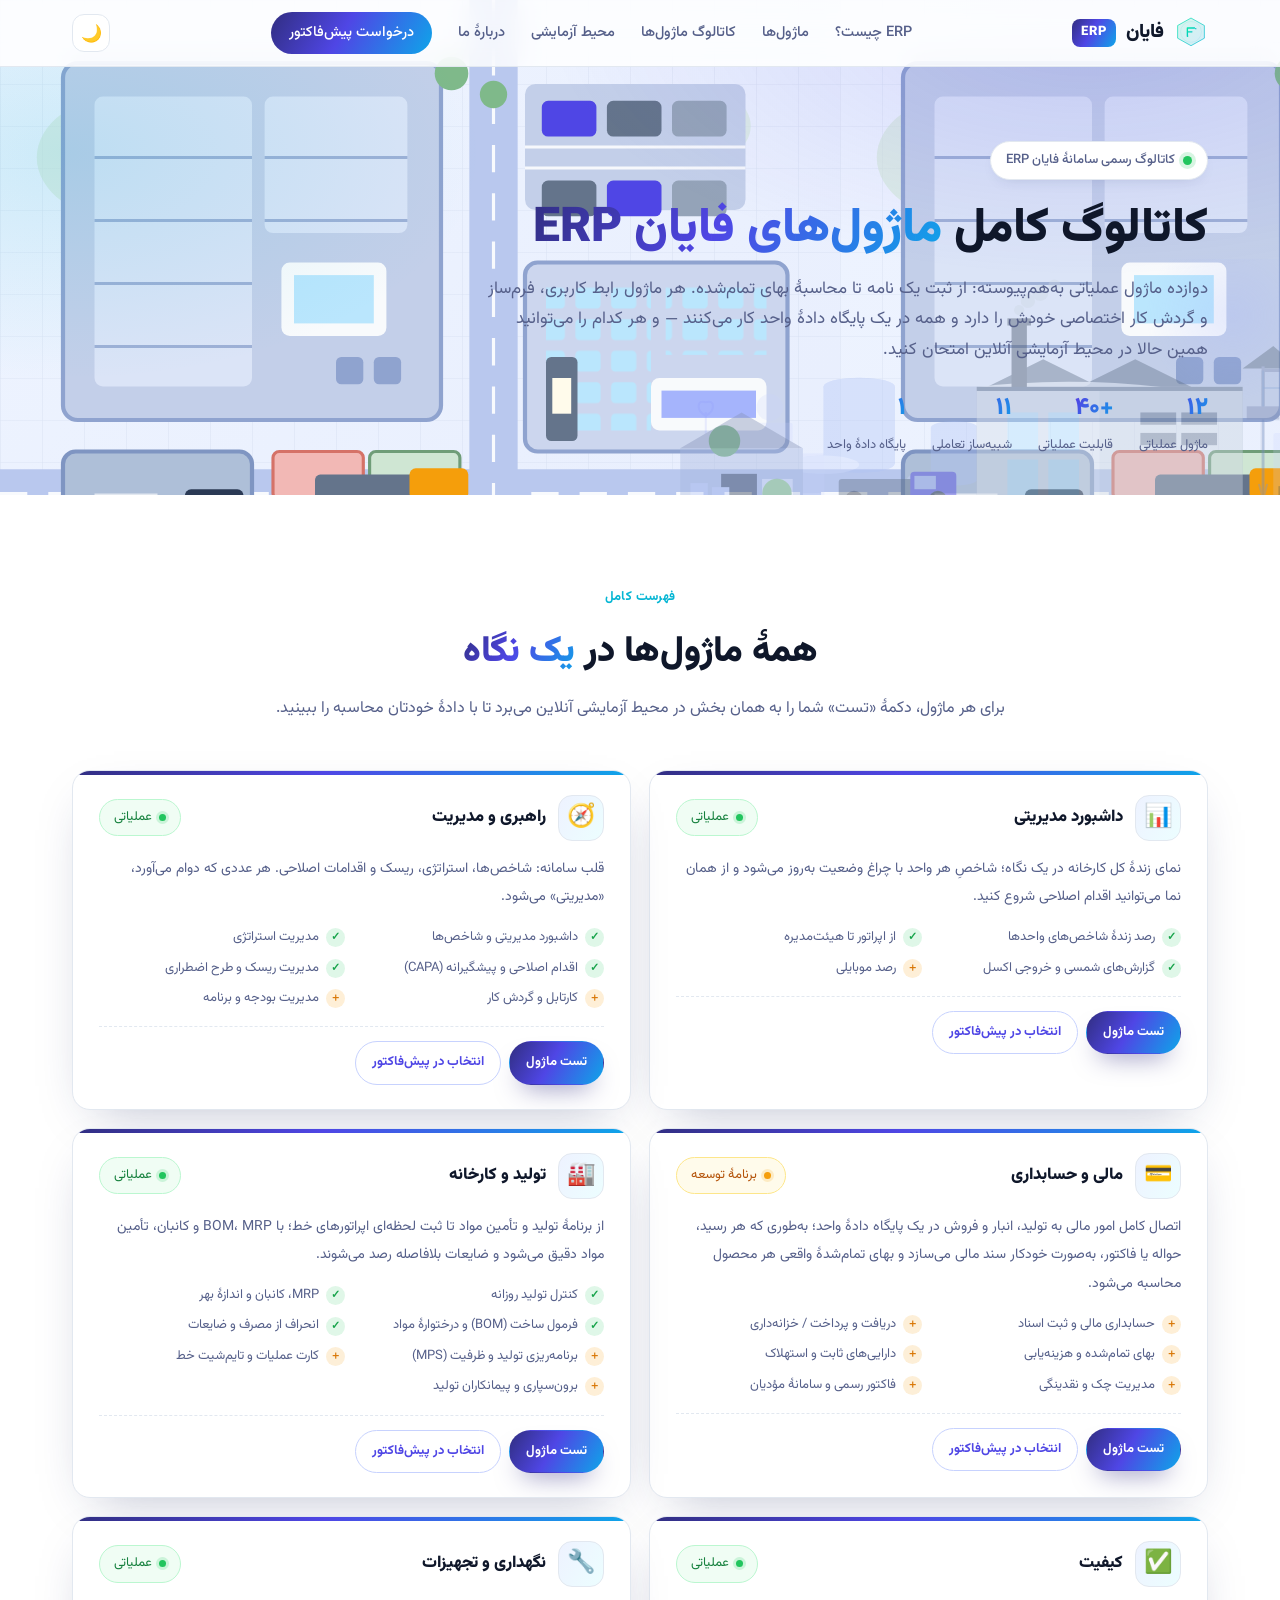
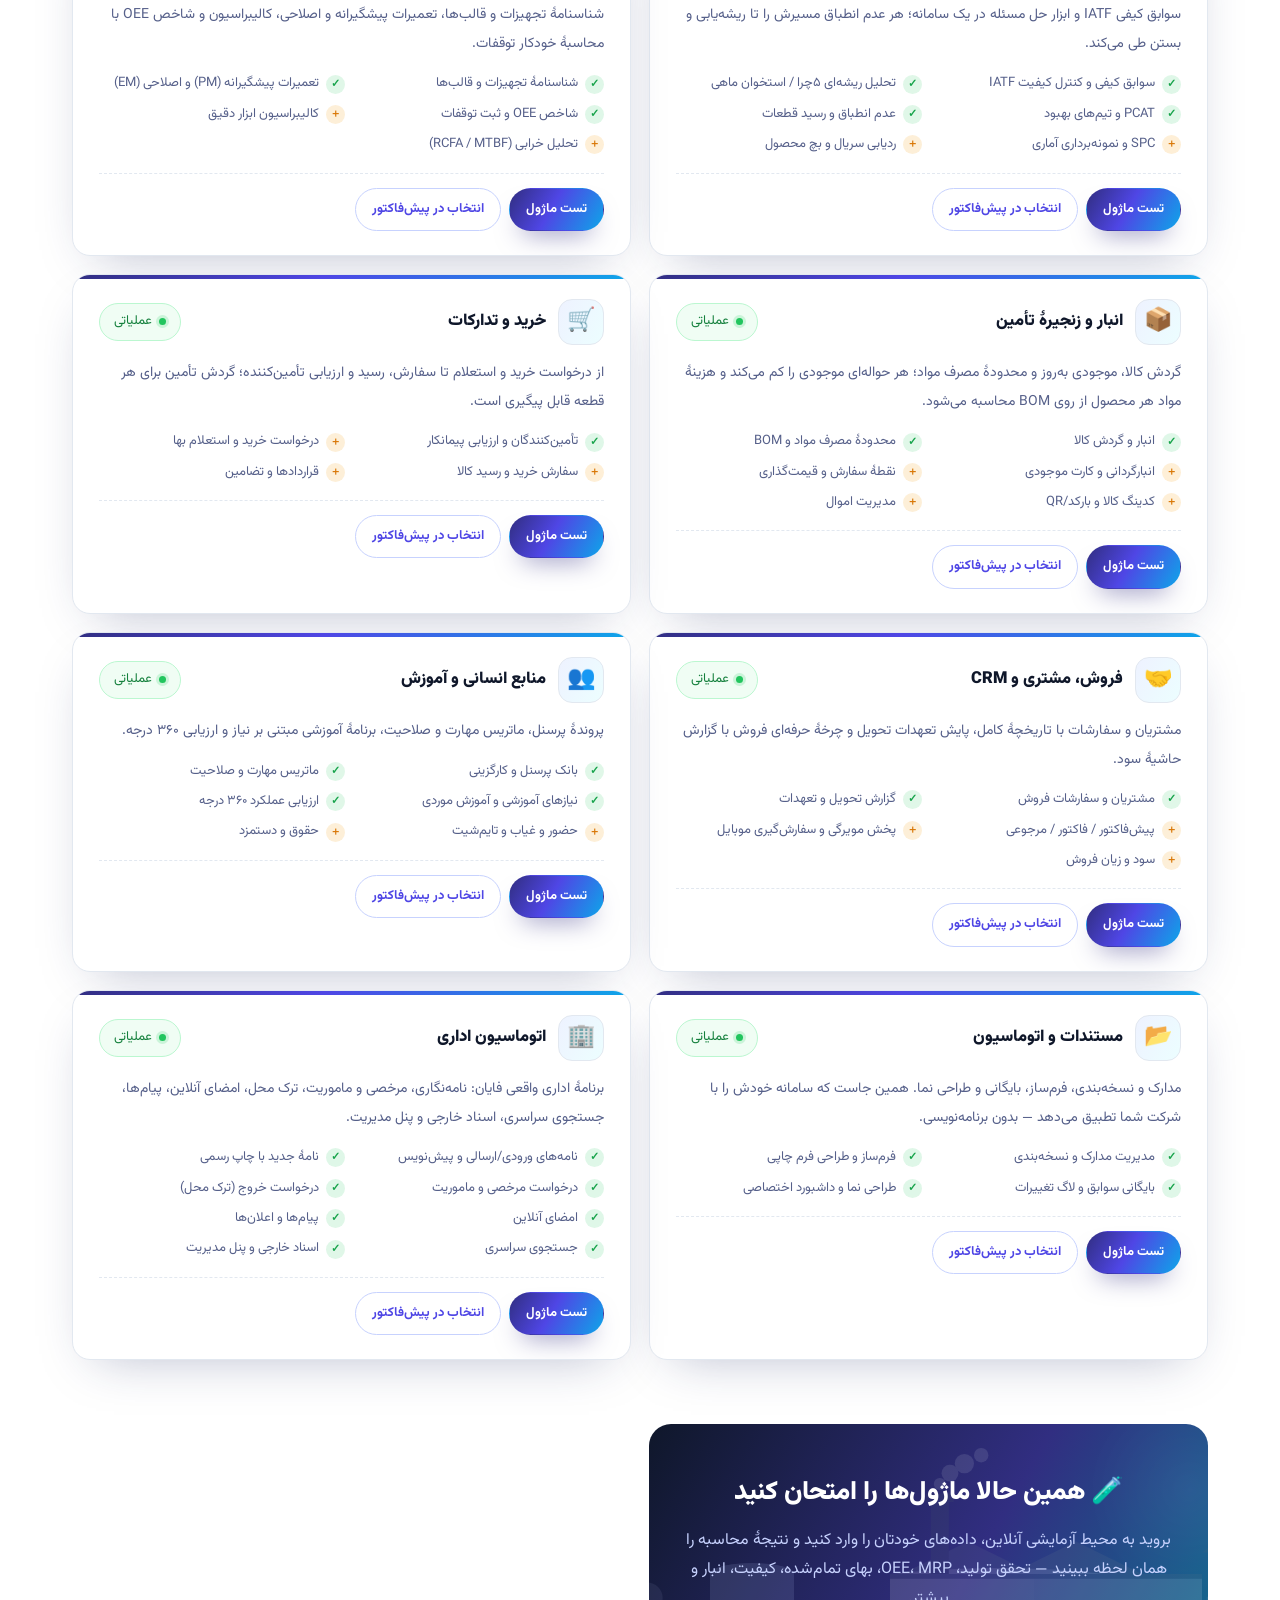
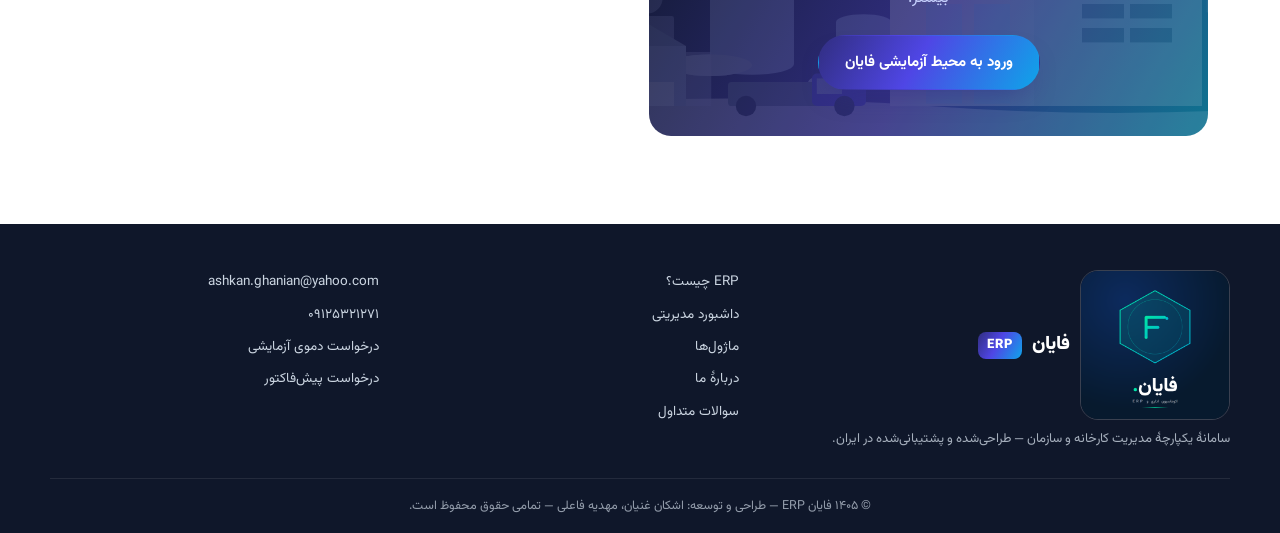
<file: catalog.html>
<!DOCTYPE html>
<html lang="fa" dir="rtl">
<head>
<meta charset="UTF-8">
<meta name="viewport" content="width=device-width, initial-scale=1">
<title>کاتالوگ کامل ماژول‌های فایان ERP</title>
<meta name="description" content="کاتالوگ کامل ماژول‌های فایان ERP: داشبورد مدیریتی، راهبری، مالی، تولید، کیفیت، نگهداری، انبار، خرید، فروش، منابع انسانی، مستندات و اتوماسیون اداری. هر ماژول را می‌توانید در محیط آزمایشی آنلاین امتحان کنید.">
<meta name="keywords" content="ماژول های ERP, کاتالوگ نرم افزار کارخانه, ERP تولیدی صنعتی, ماژول کیفیت, ماژول انبار, اتوماسیون اداری">
<meta name="robots" content="index, follow">
<meta name="author" content="فایان">
<link rel="canonical" href="https://ashkanghanian-ux.github.io/fayan-erp/catalog.html">
<meta property="og:type" content="website">
<meta property="og:site_name" content="فایان ERP">
<meta property="og:title" content="کاتالوگ کامل ماژول‌های فایان ERP">
<meta property="og:description" content="همهٔ ماژول‌های فایان ERP با توضیحات کامل؛ هر ماژول را می‌توانید در محیط آزمایشی آنلاین امتحان کنید.">
<meta property="og:url" content="https://ashkanghanian-ux.github.io/fayan-erp/catalog.html">
<meta property="og:image" content="https://ashkanghanian-ux.github.io/fayan-erp/logo.png">
<meta property="og:locale" content="fa_IR">
<meta name="geo.region" content="IR">
<meta name="theme-color" content="#4f46e5">
<link rel="stylesheet" href="css/style.css">
<link rel="icon" type="image/svg+xml" href="mark.svg">
</head>
<body>

<header class="nav">
  <div class="container nav-inner">
    <a class="brand" href="index.html">
      <img src="mark.svg" class="brand-logo" alt="لوگوی فایان ERP">
      <span class="brand-name">فایان</span><span class="brand-suf">ERP</span>
    </a>
    <nav class="nav-links" id="navLinks">
      <a href="index.html#about">ERP چیست؟</a>
      <a href="index.html#modules">ماژول‌ها</a>
      <a href="catalog.html" aria-current="page">کاتالوگ ماژول‌ها</a>
      <a href="trial.html">محیط آزمایشی</a>
      <a href="about.html">دربارهٔ ما</a>
      <a href="proforma.html" class="nav-cta">درخواست پیش‌فاکتور</a>
    </nav>
    <button class="theme-btn" id="themeBtn" title="تغییر تم (روشن/تیره)" aria-label="حالت تیره">🌙</button>
  </div>
</header>

<!-- ================= CATALOG HERO ================= -->
<section class="cat-hero">
  <div class="hero-bg" aria-hidden="true"></div>
  <img src="assets/factory-side.svg" class="hero-art" alt="نمای کناری کارخانه صنعتی" loading="eager">
  <div class="container">
    <span class="pill"><i class="dot"></i> کاتالوگ رسمی سامانهٔ فایان ERP</span>
    <h1 style="font-size:clamp(30px,4.5vw,48px);font-weight:900;margin:16px 0 10px;line-height:1.4">کاتالوگ کامل <span class="grad">ماژول‌های فایان ERP</span></h1>
    <p class="hero-sub" style="max-width:720px">دوازده ماژول عملیاتی به‌هم‌پیوسته: از ثبت یک نامه تا محاسبهٔ بهای تمام‌شده. هر ماژول رابط کاربری، فرم‌ساز و گردش کار اختصاصی خودش را دارد و همه در یک پایگاه دادهٔ واحد کار می‌کنند — و هر کدام را می‌توانید همین حالا در محیط آزمایشی آنلاین امتحان کنید.</p>
    <div class="cat-meta">
      <div><b>۱۲</b><span>ماژول عملیاتی</span></div>
      <div><b>+۴۰</b><span>قابلیت عملیاتی</span></div>
      <div><b>۱۱</b><span>شبیه‌ساز تعاملی</span></div>
      <div><b>۱</b><span>پایگاه دادهٔ واحد</span></div>
    </div>
  </div>
</section>

<!-- ================= CATALOG LIST ================= -->
<section class="section alt">
  <div class="container">
    <div class="sec-head">
      <span class="kicker">فهرست کامل</span>
      <h2>همهٔ ماژول‌ها در <span class="grad">یک نگاه</span></h2>
      <p class="sec-sub">برای هر ماژول، دکمهٔ «تست» شما را به همان بخش در محیط آزمایشی آنلاین می‌برد تا با دادهٔ خودتان محاسبه را ببینید.</p>
    </div>

    <div class="cat-list">
      <div class="cat-card">
        <div class="cat-head"><span class="cat-ico">📊</span><h3>داشبورد مدیریتی</h3><span class="chip ok">عملیاتی</span></div>
        <p>نمای زندهٔ کل کارخانه در یک نگاه؛ شاخصِ هر واحد با چراغ وضعیت به‌روز می‌شود و از همان نما می‌توانید اقدام اصلاحی شروع کنید.</p>
        <ul class="cat-feats">
          <li>رصد زندهٔ شاخص‌های واحدها</li><li>از اپراتور تا هیئت‌مدیره</li>
          <li>گزارش‌های شمسی و خروجی اکسل</li><li class="ad">رصد موبایلی</li>
        </ul>
        <div class="cat-actions"><a class="btn btn-primary btn-sm" href="trial.html#ov">تست ماژول</a><a class="btn btn-ghost btn-sm" href="proforma.html">انتخاب در پیش‌فاکتور</a></div>
      </div>

      <div class="cat-card">
        <div class="cat-head"><span class="cat-ico">🧭</span><h3>راهبری و مدیریت</h3><span class="chip ok">عملیاتی</span></div>
        <p>قلب سامانه: شاخص‌ها، استراتژی، ریسک و اقدامات اصلاحی. هر عددی که دوام می‌آورد، «مدیریتی» می‌شود.</p>
        <ul class="cat-feats">
          <li>داشبورد مدیریتی و شاخص‌ها</li><li>مدیریت استراتژی</li>
          <li>اقدام اصلاحی و پیشگیرانه (CAPA)</li><li>مدیریت ریسک و طرح اضطراری</li>
          <li class="ad">کارتابل و گردش کار</li><li class="ad">مدیریت بودجه و برنامه</li>
        </ul>
        <div class="cat-actions"><a class="btn btn-primary btn-sm" href="trial.html#c1">تست ماژول</a><a class="btn btn-ghost btn-sm" href="proforma.html">انتخاب در پیش‌فاکتور</a></div>
      </div>

      <div class="cat-card">
        <div class="cat-head"><span class="cat-ico">💳</span><h3>مالی و حسابداری</h3><span class="chip soon">برنامهٔ توسعه</span></div>
        <p>اتصال کامل امور مالی به تولید، انبار و فروش در یک پایگاه دادهٔ واحد؛ به‌طوری که هر رسید، حواله یا فاکتور، به‌صورت خودکار سند مالی می‌سازد و بهای تمام‌شدهٔ واقعی هر محصول محاسبه می‌شود.</p>
        <ul class="cat-feats">
          <li class="ad">حسابداری مالی و ثبت اسناد</li><li class="ad">دریافت و پرداخت / خزانه‌داری</li>
          <li class="ad">بهای تمام‌شده و هزینه‌یابی</li><li class="ad">دارایی‌های ثابت و استهلاک</li>
          <li class="ad">مدیریت چک و نقدینگی</li><li class="ad">فاکتور رسمی و سامانهٔ مؤدیان</li>
        </ul>
        <div class="cat-actions"><a class="btn btn-primary btn-sm" href="trial.html#c2">تست ماژول</a><a class="btn btn-ghost btn-sm" href="proforma.html">انتخاب در پیش‌فاکتور</a></div>
      </div>

      <div class="cat-card">
        <div class="cat-head"><span class="cat-ico">🏭</span><h3>تولید و کارخانه</h3><span class="chip ok">عملیاتی</span></div>
        <p>از برنامهٔ تولید و تأمین مواد تا ثبت لحظه‌ای اپراتورهای خط؛ با BOM، MRP و کانبان، تأمین مواد دقیق می‌شود و ضایعات بلافاصله رصد می‌شوند.</p>
        <ul class="cat-feats">
          <li>کنترل تولید روزانه</li><li>MRP، کانبان و اندازهٔ بهر</li>
          <li>فرمول ساخت (BOM) و درختوارهٔ مواد</li><li>انحراف از مصرف و ضایعات</li>
          <li class="ad">برنامه‌ریزی تولید و ظرفیت (MPS)</li><li class="ad">کارت عملیات و تایم‌شیت خط</li><li class="ad">برون‌سپاری و پیمانکاران تولید</li>
        </ul>
        <div class="cat-actions"><a class="btn btn-primary btn-sm" href="trial.html#c3">تست ماژول</a><a class="btn btn-ghost btn-sm" href="proforma.html">انتخاب در پیش‌فاکتور</a></div>
      </div>

      <div class="cat-card">
        <div class="cat-head"><span class="cat-ico">✅</span><h3>کیفیت</h3><span class="chip ok">عملیاتی</span></div>
        <p>سوابق کیفی IATF و ابزار حل مسئله در یک سامانه؛ هر عدم انطباق مسیرش را تا ریشه‌یابی و بستن طی می‌کند.</p>
        <ul class="cat-feats">
          <li>سوابق کیفی و کنترل کیفیت IATF</li><li>تحلیل ریشه‌ای ۵چرا / استخوان ماهی</li>
          <li>PCAT و تیم‌های بهبود</li><li>عدم انطباق و رسید قطعات</li>
          <li class="ad">SPC و نمونه‌برداری آماری</li><li class="ad">ردیابی سریال و بچ محصول</li>
        </ul>
        <div class="cat-actions"><a class="btn btn-primary btn-sm" href="trial.html#c4">تست ماژول</a><a class="btn btn-ghost btn-sm" href="proforma.html">انتخاب در پیش‌فاکتور</a></div>
      </div>

      <div class="cat-card">
        <div class="cat-head"><span class="cat-ico">🔧</span><h3>نگهداری و تجهیزات</h3><span class="chip ok">عملیاتی</span></div>
        <p>شناسنامهٔ تجهیزات و قالب‌ها، تعمیرات پیشگیرانه و اصلاحی، کالیبراسیون و شاخص OEE با محاسبهٔ خودکار توقفات.</p>
        <ul class="cat-feats">
          <li>شناسنامهٔ تجهیزات و قالب‌ها</li><li>تعمیرات پیشگیرانه (PM) و اصلاحی (EM)</li>
          <li>شاخص OEE و ثبت توقفات</li><li class="ad">کالیبراسیون ابزار دقیق</li><li class="ad">تحلیل خرابی (RCFA / MTBF)</li>
        </ul>
        <div class="cat-actions"><a class="btn btn-primary btn-sm" href="trial.html#c5">تست ماژول</a><a class="btn btn-ghost btn-sm" href="proforma.html">انتخاب در پیش‌فاکتور</a></div>
      </div>

      <div class="cat-card">
        <div class="cat-head"><span class="cat-ico">📦</span><h3>انبار و زنجیرهٔ تأمین</h3><span class="chip ok">عملیاتی</span></div>
        <p>گردش کالا، موجودی به‌روز و محدودهٔ مصرف مواد؛ هر حواله‌ای موجودی را کم می‌کند و هزینهٔ مواد هر محصول از روی BOM محاسبه می‌شود.</p>
        <ul class="cat-feats">
          <li>انبار و گردش کالا</li><li>محدودهٔ مصرف مواد و BOM</li>
          <li class="ad">انبارگردانی و کارت موجودی</li><li class="ad">نقطهٔ سفارش و قیمت‌گذاری</li>
          <li class="ad">کدینگ کالا و بارکد/QR</li><li class="ad">مدیریت اموال</li>
        </ul>
        <div class="cat-actions"><a class="btn btn-primary btn-sm" href="trial.html#c6">تست ماژول</a><a class="btn btn-ghost btn-sm" href="proforma.html">انتخاب در پیش‌فاکتور</a></div>
      </div>

      <div class="cat-card">
        <div class="cat-head"><span class="cat-ico">🛒</span><h3>خرید و تدارکات</h3><span class="chip ok">عملیاتی</span></div>
        <p>از درخواست خرید و استعلام تا سفارش، رسید و ارزیابی تأمین‌کننده؛ گردش تأمین برای هر قطعه قابل پیگیری است.</p>
        <ul class="cat-feats">
          <li>تأمین‌کنندگان و ارزیابی پیمانکار</li><li class="ad">درخواست خرید و استعلام بها</li>
          <li class="ad">سفارش خرید و رسید کالا</li><li class="ad">قراردادها و تضامین</li>
        </ul>
        <div class="cat-actions"><a class="btn btn-primary btn-sm" href="trial.html#c7">تست ماژول</a><a class="btn btn-ghost btn-sm" href="proforma.html">انتخاب در پیش‌فاکتور</a></div>
      </div>

      <div class="cat-card">
        <div class="cat-head"><span class="cat-ico">🤝</span><h3>فروش، مشتری و CRM</h3><span class="chip ok">عملیاتی</span></div>
        <p>مشتریان و سفارشات با تاریخچهٔ کامل، پایش تعهدات تحویل و چرخهٔ حرفه‌ای فروش با گزارش حاشیهٔ سود.</p>
        <ul class="cat-feats">
          <li>مشتریان و سفارشات فروش</li><li>گزارش تحویل و تعهدات</li>
          <li class="ad">پیش‌فاکتور / فاکتور / مرجوعی</li><li class="ad">پخش مویرگی و سفارش‌گیری موبایل</li><li class="ad">سود و زیان فروش</li>
        </ul>
        <div class="cat-actions"><a class="btn btn-primary btn-sm" href="trial.html#c8">تست ماژول</a><a class="btn btn-ghost btn-sm" href="proforma.html">انتخاب در پیش‌فاکتور</a></div>
      </div>

      <div class="cat-card">
        <div class="cat-head"><span class="cat-ico">👥</span><h3>منابع انسانی و آموزش</h3><span class="chip ok">عملیاتی</span></div>
        <p>پروندهٔ پرسنل، ماتریس مهارت و صلاحیت، برنامهٔ آموزشی مبتنی بر نیاز و ارزیابی ۳۶۰ درجه.</p>
        <ul class="cat-feats">
          <li>بانک پرسنل و کارگزینی</li><li>ماتریس مهارت و صلاحیت</li>
          <li>نیازهای آموزشی و آموزش موردی</li><li>ارزیابی عملکرد ۳۶۰ درجه</li>
          <li class="ad">حضور و غیاب و تایم‌شیت</li><li class="ad">حقوق و دستمزد</li>
        </ul>
        <div class="cat-actions"><a class="btn btn-primary btn-sm" href="trial.html#c9">تست ماژول</a><a class="btn btn-ghost btn-sm" href="proforma.html">انتخاب در پیش‌فاکتور</a></div>
      </div>

      <div class="cat-card">
        <div class="cat-head"><span class="cat-ico">📂</span><h3>مستندات و اتوماسیون</h3><span class="chip ok">عملیاتی</span></div>
        <p>مدارک و نسخه‌بندی، فرم‌ساز، بایگانی و طراحی نما. همین جاست که سامانه خودش را با شرکت شما تطبیق می‌دهد — بدون برنامه‌نویسی.</p>
        <ul class="cat-feats">
          <li>مدیریت مدارک و نسخه‌بندی</li><li>فرم‌ساز و طراحی فرم چاپی</li>
          <li>بایگانی سوابق و لاگ تغییرات</li><li>طراحی نما و داشبورد اختصاصی</li>
        </ul>
        <div class="cat-actions"><a class="btn btn-primary btn-sm" href="trial.html#c10">تست ماژول</a><a class="btn btn-ghost btn-sm" href="proforma.html">انتخاب در پیش‌فاکتور</a></div>
      </div>

      <div class="cat-card">
        <div class="cat-head"><span class="cat-ico">🏢</span><h3>اتوماسیون اداری</h3><span class="chip ok">عملیاتی</span></div>
        <p>برنامهٔ اداری واقعی فایان: نامه‌نگاری، مرخصی و ماموریت، ترک محل، امضای آنلاین، پیام‌ها، جستجوی سراسری، اسناد خارجی و پنل مدیریت.</p>
        <ul class="cat-feats">
          <li>نامه‌های ورودی/ارسالی و پیش‌نویس</li><li>نامهٔ جدید با چاپ رسمی</li>
          <li>درخواست مرخصی و ماموریت</li><li>درخواست خروج (ترک محل)</li>
          <li>امضای آنلاین</li><li>پیام‌ها و اعلان‌ها</li>
          <li>جستجوی سراسری</li><li>اسناد خارجی و پنل مدیریت</li>
        </ul>
        <div class="cat-actions"><a class="btn btn-primary btn-sm" href="trial.html#office">تست ماژول</a><a class="btn btn-ghost btn-sm" href="proforma.html">انتخاب در پیش‌فاکتور</a></div>
      </div>
    </div>

    <div class="cat-cols">
      <div class="cat-test-band">
        <h2>🧪 همین حالا ماژول‌ها را امتحان کنید</h2>
        <p>بروید به محیط آزمایشی آنلاین، داده‌های خودتان را وارد کنید و نتیجهٔ محاسبه را همان لحظه ببینید — تحقق تولید، OEE، MRP، بهای تمام‌شده، کیفیت، انبار و بیشتر.</p>
        <a class="btn btn-primary" href="trial.html">ورود به محیط آزمایشی فایان</a>
      </div>
    </div>
  </div>
</section>

<!-- ================= FOOTER ================= -->
<footer class="footer">
  <div class="container footer-inner">
    <div>
      <a class="brand" href="index.html"><img src="logo.png" class="brand-logo f-logo" alt="لوگوی فایان ERP"><span class="brand-name">فایان</span><span class="brand-suf">ERP</span></a>
      <p class="footer-sub">سامانهٔ یکپارچهٔ مدیریت کارخانه و سازمان — طراحی‌شده و پشتیبانی‌شده در ایران.</p>
    </div>
    <div class="footer-links">
      <a href="index.html#about">ERP چیست؟</a>
      <a href="index.html#dashboard">داشبورد مدیریتی</a>
      <a href="index.html#modules">ماژول‌ها</a>
      <a href="about.html">دربارهٔ ما</a>
      <a href="index.html#faq">سوالات متداول</a>
    </div>
    <div class="footer-links">
      <a href="mailto:ashkan.ghanian@yahoo.com">ashkan.ghanian@yahoo.com</a>
      <a href="tel:+989125321271">۰۹۱۲۵۳۲۱۲۷۱</a>
      <a href="demo-request.html">درخواست دموی آزمایشی</a>
      <a href="proforma.html">درخواست پیش‌فاکتور</a>
    </div>
  </div>
  <div class="container footer-bar">© ۱۴۰۵ فایان ERP — طراحی و توسعه: اشکان غنیان، مهدیه فاعلی — تمامی حقوق محفوظ است.</div>
</footer>

<script src="js/main.js"></script>
<script src="js/theme.js"></script>
</body>
</html>
</file>
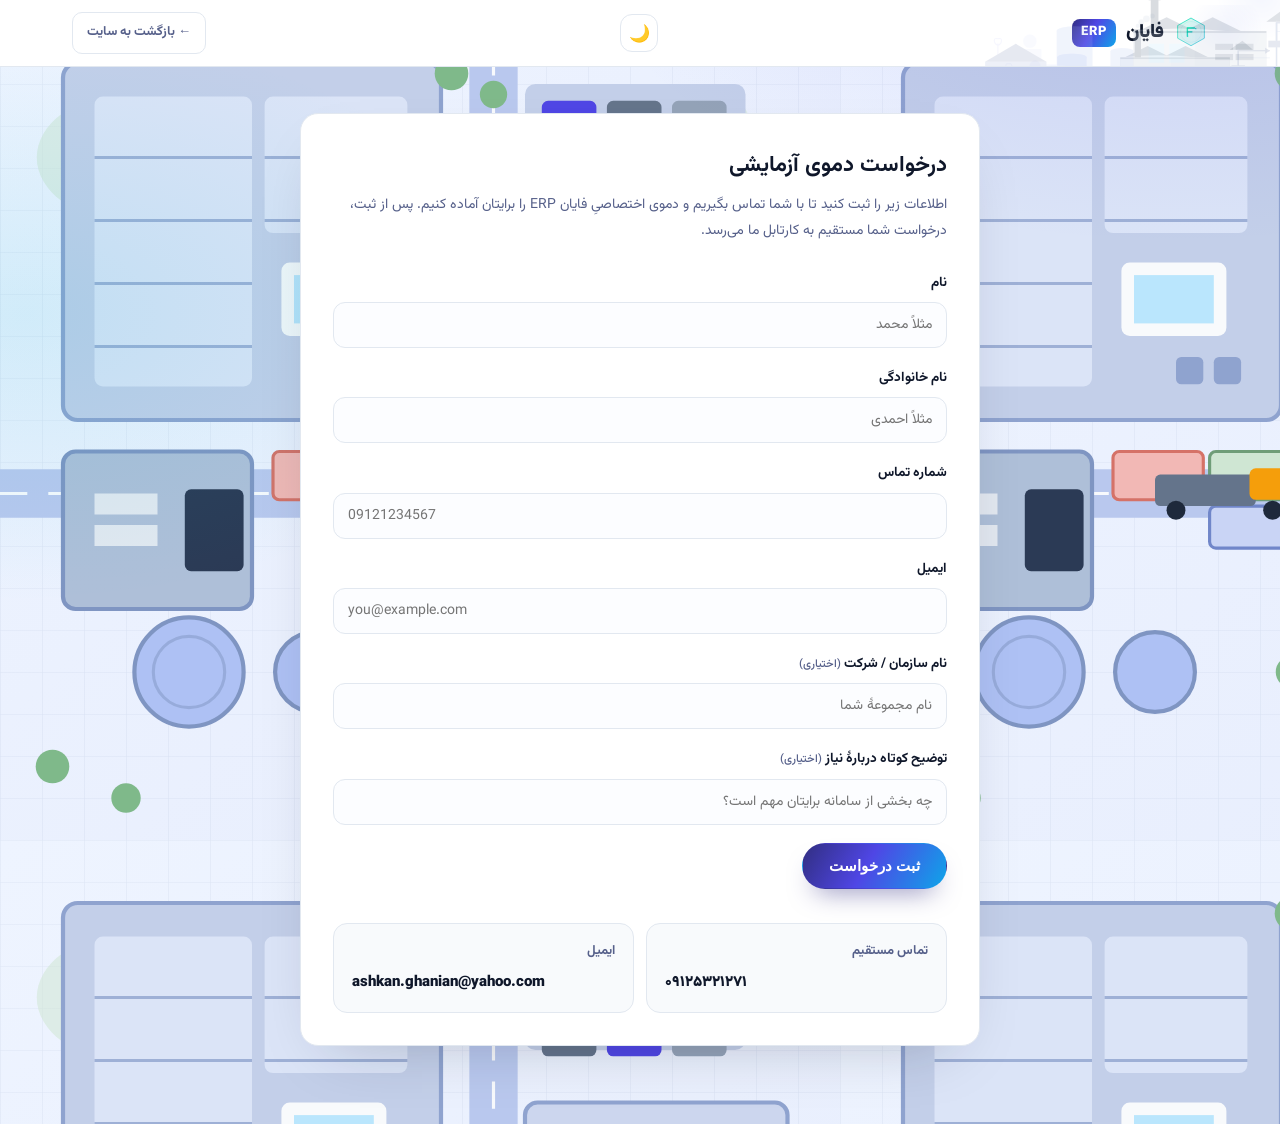
<file: demo-request.html>
<!DOCTYPE html>
<html lang="fa" dir="rtl">
<head>
<meta charset="UTF-8">
<meta name="viewport" content="width=device-width, initial-scale=1">
<title>درخواست دموی آزمایشی فایان ERP</title>
<meta name="description" content="درخواست دموی آزمایشی فایان ERP؛ نام، شماره تماس و ایمیل خود را ثبت کنید تا دموی اختصاصی برایتان آماده شود.">
<meta name="robots" content="index, follow">
<meta name="author" content="فایان">
<meta property="og:type" content="website">
<meta property="og:site_name" content="فایان ERP">
<meta property="og:title" content="درخواست دموی آزمایشی فایان ERP">
<meta property="og:description" content="نام، شماره تماس و ایمیل خود را ثبت کنید تا دموی اختصاصی فایان ERP با دادهٔ واقعی برایتان آماده شود.">
<meta property="og:url" content="https://ashkanghanian-ux.github.io/fayan-erp/demo-request.html">
<meta property="og:image" content="https://ashkanghanian-ux.github.io/fayan-erp/logo.png">
<meta property="og:locale" content="fa_IR">
<meta name="geo.region" content="IR">
<meta name="theme-color" content="#4f46e5">
<link rel="canonical" href="https://ashkanghanian-ux.github.io/fayan-erp/demo-request.html">
<link rel="stylesheet" href="css/style.css">
<link rel="icon" type="image/svg+xml" href="mark.svg">
</head>
<body>

<header class="form-page-head">
  <img src="assets/factory-side.svg" class="page-art" alt="" loading="lazy">
  <div class="container nav-inner">
    <a class="brand" href="index.html">
      <img src="mark.svg" class="brand-logo" alt="لوگوی فایان ERP">
      <span class="brand-name">فایان</span><span class="brand-suf">ERP</span>
    </a>
    <button class="theme-btn" id="themeBtn" title="تغییر تم (روشن/تیره)" aria-label="حالت تیره">🌙</button>
    <a class="back" href="index.html">← بازگشت به سایت</a>
  </div>
</header>

<div class="container form-wrap">
  <div class="form-card">
    <h1>درخواست دموی آزمایشی</h1>
    <p class="form-lead">اطلاعات زیر را ثبت کنید تا با شما تماس بگیریم و دموی اختصاصیِ فایان ERP را برایتان آماده کنیم. پس از ثبت، درخواست شما مستقیم به کارتابل ما می‌رسد.</p>

    <form id="reqForm" novalidate>
      <div class="frm-group">
        <label for="first">نام</label>
        <input class="frm-in" id="first" name="نام" type="text" placeholder="مثلاً محمد" required>
        <span class="frm-hint" data-for="first">نام را وارد کنید.</span>
      </div>

      <div class="frm-group">
        <label for="last">نام خانوادگی</label>
        <input class="frm-in" id="last" name="نام خانوادگی" type="text" placeholder="مثلاً احمدی" required>
        <span class="frm-hint" data-for="last">نام خانوادگی را وارد کنید.</span>
      </div>

      <div class="frm-group">
        <label for="phone">شماره تماس</label>
        <input class="frm-in" id="phone" name="شماره تماس" type="tel" dir="ltr" placeholder="09121234567" inputmode="tel" required>
        <span class="frm-hint" data-for="phone">شماره موبایل معتبر وارد کنید (مثلاً 09121234567).</span>
      </div>

      <div class="frm-group">
        <label for="email">ایمیل</label>
        <input class="frm-in" id="email" name="ایمیل" type="email" dir="ltr" placeholder="you@example.com" inputmode="email" required>
        <span class="frm-hint" data-for="email">ایمیل معتبر وارد کنید.</span>
      </div>

      <div class="frm-group">
        <label for="org">نام سازمان / شرکت <small>(اختیاری)</small></label>
        <input class="frm-in" id="org" name="سازمان" type="text" placeholder="نام مجموعهٔ شما">
      </div>

      <div class="frm-group">
        <label for="note">توضیح کوتاه دربارهٔ نیاز <small>(اختیاری)</small></label>
        <input class="frm-in" id="note" name="توضیح" type="text" placeholder="چه بخشی از سامانه برایتان مهم است؟">
      </div>

      <button class="btn btn-primary btn-block" type="submit" id="sb">ثبت درخواست</button>
      <div class="form-err" id="errBox">
        ارسال با خطا روبه‌رو شد. لطفاً این درخواست را از طریق ایمیل
        <b style="direction:ltr">ashkan.ghanian@yahoo.com</b>
        یا تماس <b>۰۹۱۲۵۳۲۱۲۷۱</b> ارسال کنید، یا دوباره امتحان کنید.
      </div>
    </form>

    <div class="form-ok" id="okBox">
      <div class="big">✓</div>
      <h2>درخواست شما ثبت شد.</h2>
      <p>به‌زودی با شما تماس می‌گیریم. اگر عجله دارید، با شمارهٔ <b>۰۹۱۲۵۳۲۱۲۷۱</b> تماس بگیرید.<br>
      به‌طور معمول در کمتر از یک روز کاری پاسخ می‌دهیم.</p>
      <a class="btn btn-primary" href="index.html">بازگشت به سایت</a>
    </div>

    <div class="contact-rt">
      <div><b>تماس مستقیم</b><a href="tel:+989125321271">۰۹۱۲۵۳۲۱۲۷۱</a></div>
      <div><b>ایمیل</b><a href="mailto:ashkan.ghanian@yahoo.com">ashkan.ghanian@yahoo.com</a></div>
    </div>
  </div>
</div>

<script>
(function(){
  var form = document.getElementById("reqForm");
  var btn = document.getElementById("sb");
  var ok = document.getElementById("okBox");
  var err = document.getElementById("errBox");

  function mark(elm, bad){
    elm.classList.toggle("err", bad);
    elm.closest(".frm-group").querySelector(".frm-hint").classList.toggle("show", bad);
  }

  function val(){
    var good = true;
    var f = form.first.value.trim(), l = form.last.value.trim();
    var p = form.phone.value.replace(/[^\d]/g,""), e = form.email.value.trim();
    if(!f){ mark(form.first,true); good=false; } else mark(form.first,false);
    if(!l){ mark(form.last,true); good=false; } else mark(form.last,false);
    if(!(p.length===10 || p.length===11)){ mark(form.phone,true); good=false; } else mark(form.phone,false);
    if(!/^[^@\s]+@[^@\s]+\.[^@\s]+$/.test(e)){ mark(form.email,true); good=false; } else mark(form.email,false);
    return good;
  }

  form.addEventListener("submit", function(ev){
    ev.preventDefault();
    if(!val()) return;
    var d = new FormData(form);
    d.append("_subject", "درخواست دموی آزمایشی — فایان ERP");
    d.append("_template", "table");
    d.append("_captcha", "false");
    d.append("_honey", "");
    d.append("_replyto", form.email.value);
    btn.disabled = true;
    btn.innerHTML = '<span class="spin"></span>در حال ارسال…';
    fetch("https://formsubmit.co/ajax/ashkan.ghanian@yahoo.com", { method:"POST", body:d })
      .then(function(r){
        btn.disabled = false; btn.textContent = "ثبت درخواست";
        if(r.ok){ form.style.display = "none"; ok.style.display = "block"; }
        else{ err.classList.add("show"); }
      })
      .catch(function(){ btn.disabled = false; btn.textContent = "ثبت درخواست"; err.classList.add("show"); });
  });
})();
</script>
<script src="js/theme.js"></script>
</body>
</html>
</file>
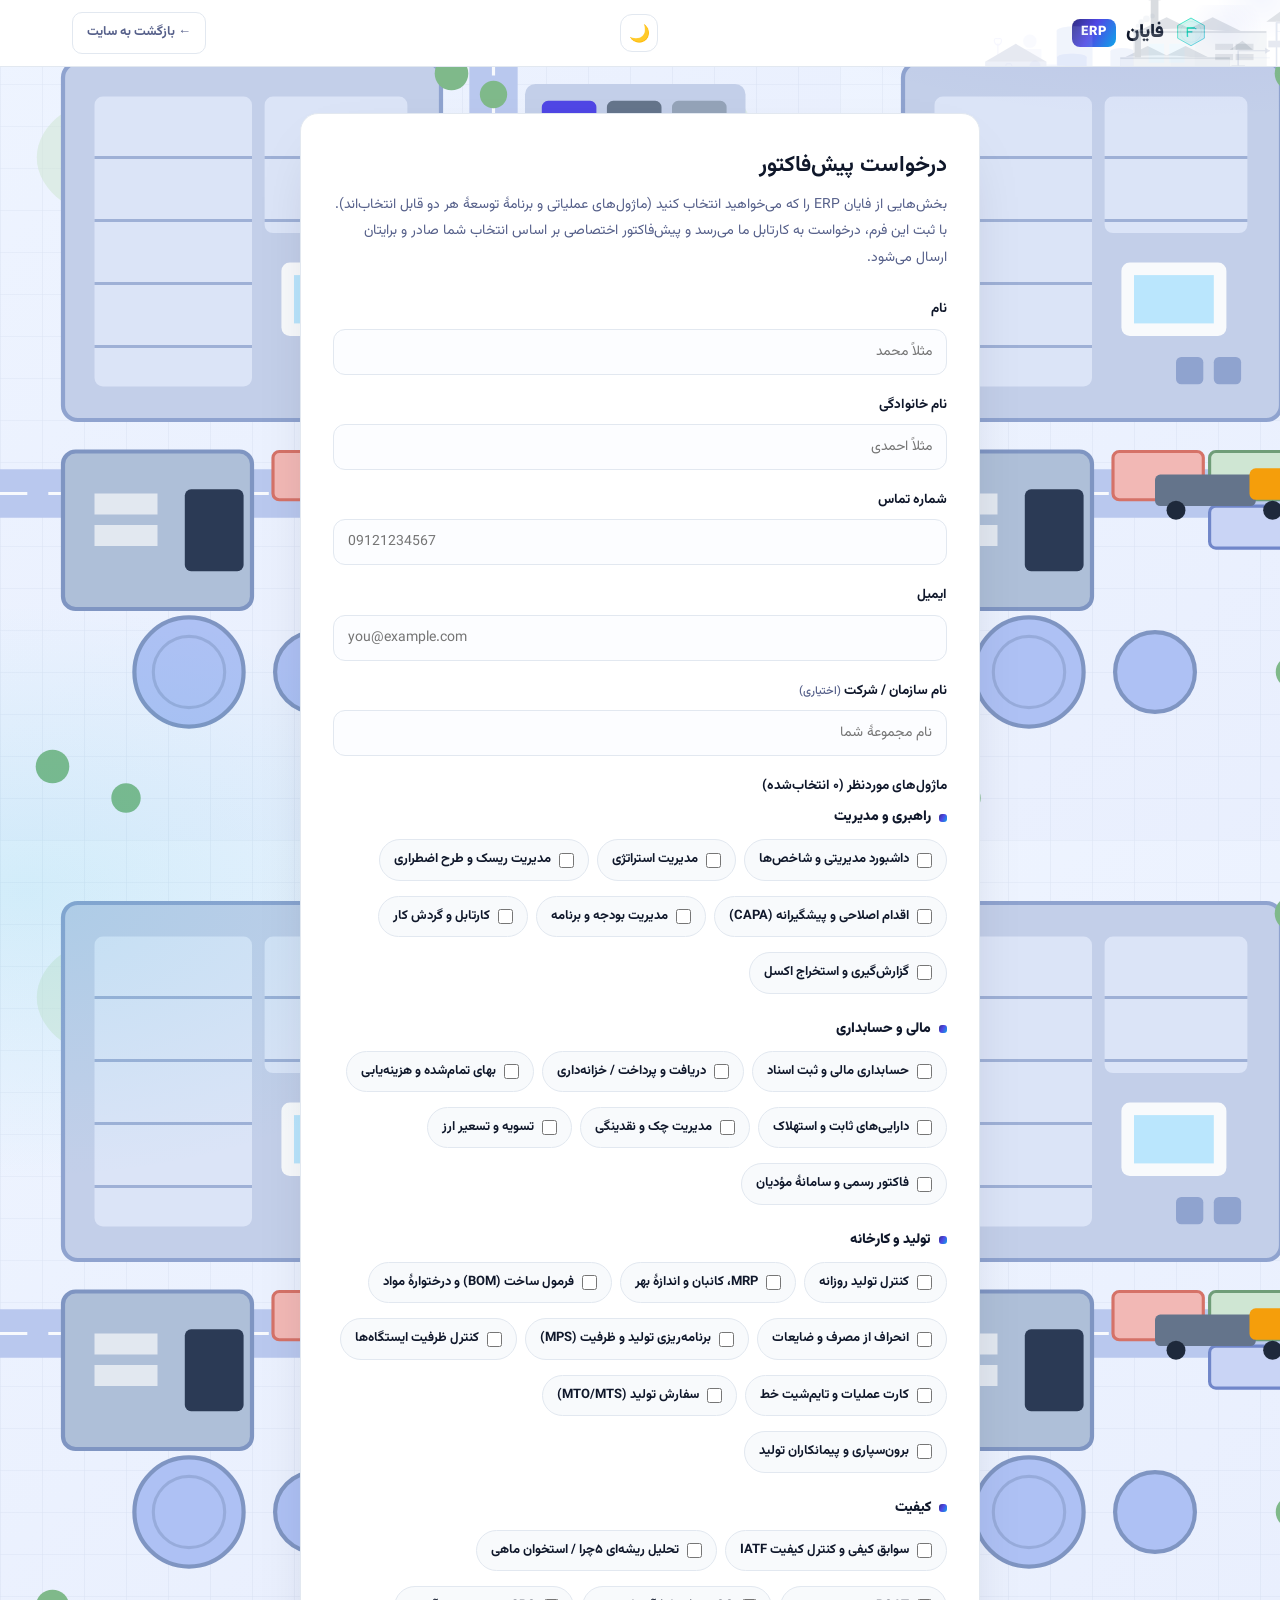
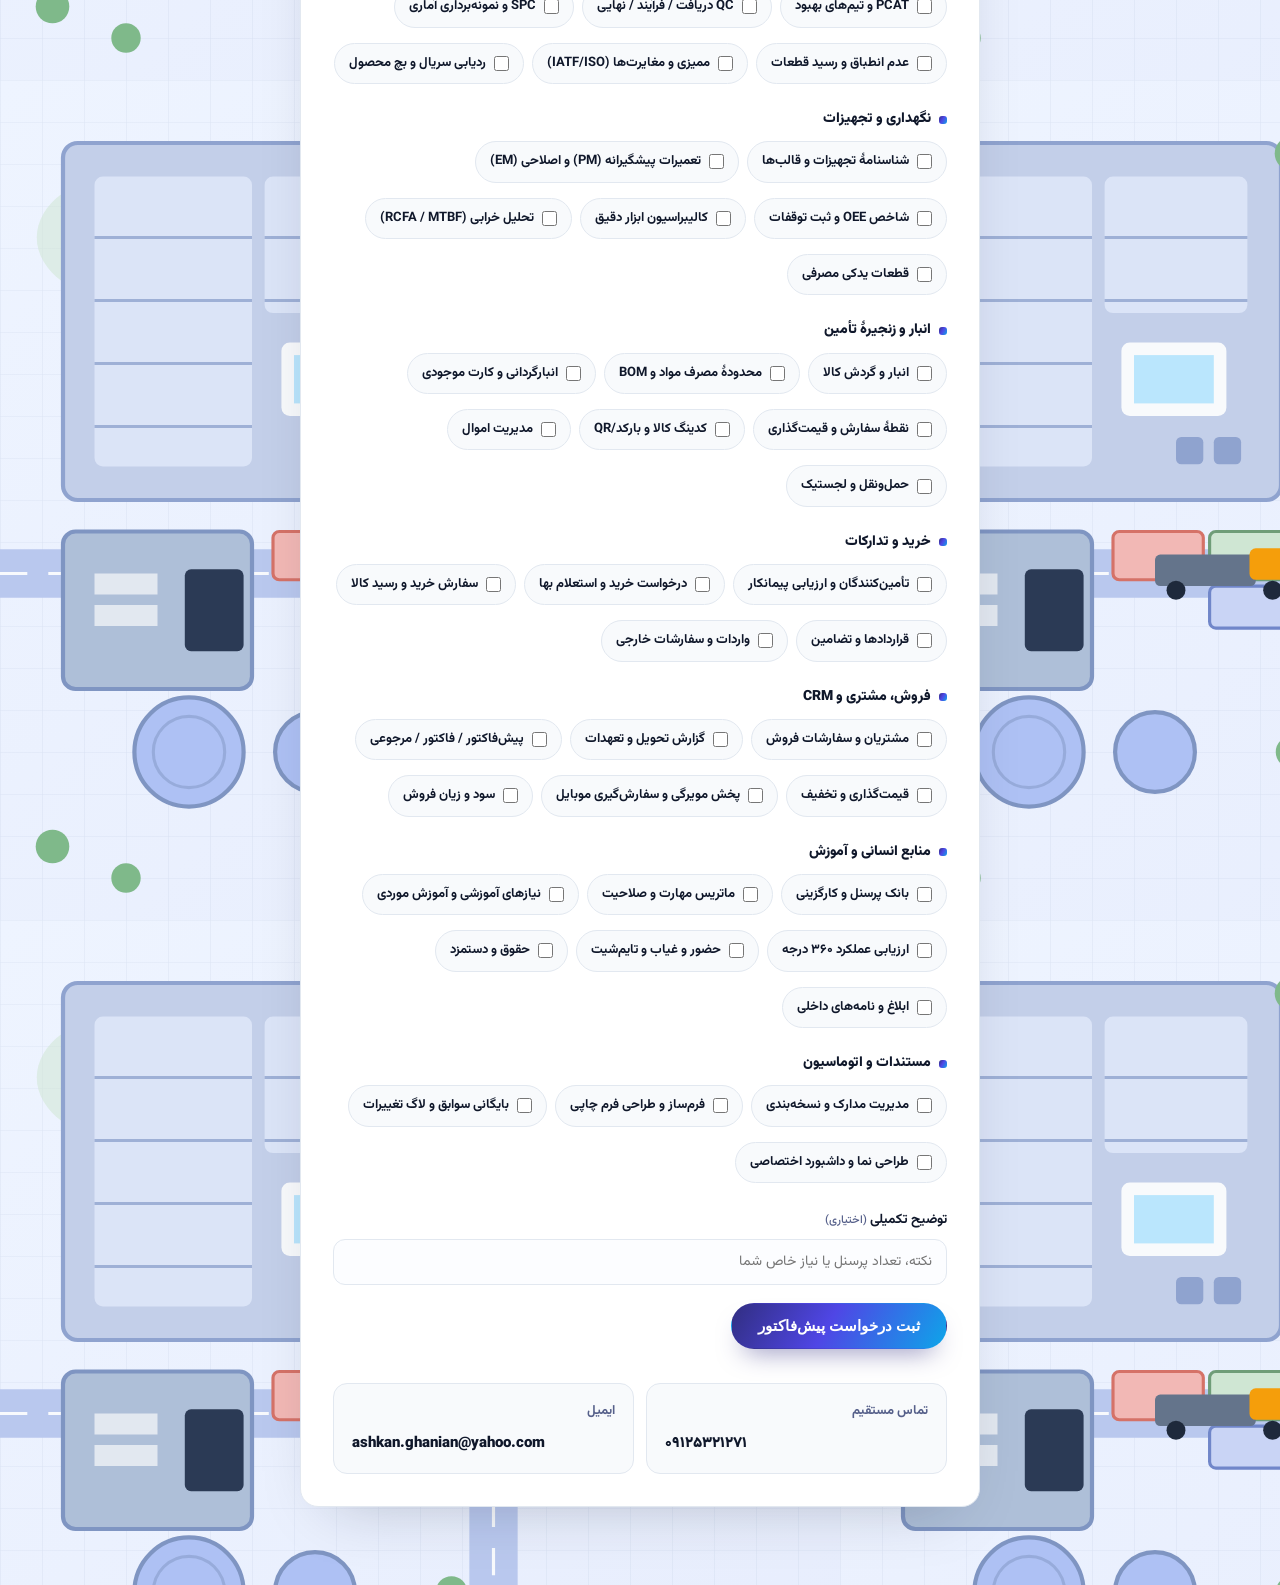
<file: proforma.html>
<!DOCTYPE html>
<html lang="fa" dir="rtl">
<head>
<meta charset="UTF-8">
<meta name="viewport" content="width=device-width, initial-scale=1">
<title>درخواست پیش‌فاکتور فایان ERP</title>
<meta name="description" content="ماژول‌های موردنیازتان را از فایان ERP انتخاب کنید تا پیش‌فاکتور اختصاصی برایتان صادر شود.">
<meta name="robots" content="index, follow">
<meta name="author" content="فایان">
<meta property="og:type" content="website">
<meta property="og:site_name" content="فایان ERP">
<meta property="og:title" content="درخواست پیش‌فاکتور فایان ERP">
<meta property="og:description" content="ماژول‌های موردنیازتان را از فایان ERP انتخاب کنید تا پیش‌فاکتور اختصاصی صادر شود — بدون نیاز به تماس تلفنی.">
<meta property="og:url" content="https://ashkanghanian-ux.github.io/fayan-erp/proforma.html">
<meta property="og:image" content="https://ashkanghanian-ux.github.io/fayan-erp/logo.png">
<meta property="og:locale" content="fa_IR">
<meta name="geo.region" content="IR">
<meta name="theme-color" content="#4f46e5">
<link rel="canonical" href="https://ashkanghanian-ux.github.io/fayan-erp/proforma.html">
<link rel="stylesheet" href="css/style.css">
<link rel="icon" type="image/svg+xml" href="mark.svg">
</head>
<body>

<header class="form-page-head">
  <img src="assets/factory-side.svg" class="page-art" alt="" loading="lazy">
  <div class="container nav-inner">
    <a class="brand" href="index.html">
      <img src="mark.svg" class="brand-logo" alt="لوگوی فایان ERP">
      <span class="brand-name">فایان</span><span class="brand-suf">ERP</span>
    </a>
    <button class="theme-btn" id="themeBtn" title="تغییر تم (روشن/تیره)" aria-label="حالت تیره">🌙</button>
    <a class="back" href="index.html">← بازگشت به سایت</a>
  </div>
</header>

<div class="container form-wrap">
  <div class="form-card">
    <h1>درخواست پیش‌فاکتور</h1>
    <p class="form-lead">بخش‌هایی از فایان ERP را که می‌خواهید انتخاب کنید (ماژول‌های عملیاتی و برنامهٔ توسعهٔ هر دو قابل انتخاب‌اند). با ثبت این فرم، درخواست به کارتابل ما می‌رسد و پیش‌فاکتور اختصاصی بر اساس انتخاب شما صادر و برایتان ارسال می‌شود.</p>

    <form id="pfForm" novalidate>
      <div class="frm-group">
        <label for="first">نام</label>
        <input class="frm-in" id="first" name="نام" type="text" placeholder="مثلاً محمد" required>
        <span class="frm-hint" data-for="first">نام را وارد کنید.</span>
      </div>

      <div class="frm-group">
        <label for="last">نام خانوادگی</label>
        <input class="frm-in" id="last" name="نام خانوادگی" type="text" placeholder="مثلاً احمدی" required>
        <span class="frm-hint" data-for="last">نام خانوادگی را وارد کنید.</span>
      </div>

      <div class="frm-group">
        <label for="phone">شماره تماس</label>
        <input class="frm-in" id="phone" name="شماره تماس" type="tel" dir="ltr" placeholder="09121234567" inputmode="tel" required>
        <span class="frm-hint" data-for="phone">شماره موبایل معتبر وارد کنید (مثلاً 09121234567).</span>
      </div>

      <div class="frm-group">
        <label for="email">ایمیل</label>
        <input class="frm-in" id="email" name="ایمیل" type="email" dir="ltr" placeholder="you@example.com" inputmode="email" required>
        <span class="frm-hint" data-for="email">ایمیل معتبر وارد کنید (پیش‌فاکتور به این ایمیل ارسال می‌شود).</span>
      </div>

      <div class="frm-group">
        <label for="org">نام سازمان / شرکت <small>(اختیاری)</small></label>
        <input class="frm-in" id="org" name="سازمان" type="text" placeholder="نام مجموعهٔ شما">
      </div>

      <div class="frm-group">
        <label>ماژول‌های موردنظر (<span id="selCount">۰</span> انتخاب‌شده)</label>
        <div id="mods"></div>
      </div>

      <div class="frm-group">
        <label for="note">توضیح تکمیلی <small>(اختیاری)</small></label>
        <input class="frm-in" id="note" name="توضیح" type="text" placeholder="نکته، تعداد پرسنل یا نیاز خاص شما">
      </div>

      <button class="btn btn-primary btn-block" type="submit" id="sb">ثبت درخواست پیش‌فاکتور</button>
      <div class="form-err" id="errBox">
        ارسال با خطا روبه‌رو شد. لطفاً درخواست‌تان را از طریق ایمیل
        <b style="direction:ltr">ashkan.ghanian@yahoo.com</b> یا تماس <b>۰۹۱۲۵۳۲۱۲۷۱</b> ارسال کنید.
      </div>
    </form>

    <div class="form-ok" id="okBox">
      <div class="big">✓</div>
      <h2>درخواست پیش‌فاکتور ثبت شد.</h2>
      <p>انتخاب شما به کارتابل ما رسید و پس از بررسی، پیش‌فاکتور اختصاصی به ایمیل شما ارسال می‌شود.<br>
      اگر عجله دارید: <b>۰۹۱۲۵۳۲۱۲۷۱</b> — <b style="direction:ltr">ashkan.ghanian@yahoo.com</b></p>
      <a class="btn btn-primary" href="index.html">بازگشت به سایت</a>
    </div>

    <div class="contact-rt">
      <div><b>تماس مستقیم</b><a href="tel:+989125321271">۰۹۱۲۵۳۲۱۲۷۱</a></div>
      <div><b>ایمیل</b><a href="mailto:ashkan.ghanian@yahoo.com">ashkan.ghanian@yahoo.com</a></div>
    </div>
  </div>
</div>

<script>
/* ---------- فهرست ماژول‌ها ---------- */
var MODS = [
  { t:"راهبری و مدیریت", m:["داشبورد مدیریتی و شاخص‌ها","مدیریت استراتژی","مدیریت ریسک و طرح اضطراری","اقدام اصلاحی و پیشگیرانه (CAPA)","مدیریت بودجه و برنامه","کارتابل و گردش کار","گزارش‌گیری و استخراج اکسل"] },
  { t:"مالی و حسابداری", m:["حسابداری مالی و ثبت اسناد","دریافت و پرداخت / خزانه‌داری","بهای تمام‌شده و هزینه‌یابی","دارایی‌های ثابت و استهلاک","مدیریت چک و نقدینگی","تسویه و تسعیر ارز","فاکتور رسمی و سامانهٔ مؤدیان"] },
  { t:"تولید و کارخانه", m:["کنترل تولید روزانه","MRP، کانبان و اندازهٔ بهر","فرمول ساخت (BOM) و درختوارهٔ مواد","انحراف از مصرف و ضایعات","برنامه‌ریزی تولید و ظرفیت (MPS)","کنترل ظرفیت ایستگاه‌ها","کارت عملیات و تایم‌شیت خط","سفارش تولید (MTO/MTS)","برون‌سپاری و پیمانکاران تولید"] },
  { t:"کیفیت", m:["سوابق کیفی و کنترل کیفیت IATF","تحلیل ریشه‌ای ۵چرا / استخوان ماهی","PCAT و تیم‌های بهبود","QC دریافت / فرآیند / نهایی","SPC و نمونه‌برداری آماری","عدم انطباق و رسید قطعات","ممیزی و مغایرت‌ها (IATF/ISO)","ردیابی سریال و بچ محصول"] },
  { t:"نگهداری و تجهیزات", m:["شناسنامهٔ تجهیزات و قالب‌ها","تعمیرات پیشگیرانه (PM) و اصلاحی (EM)","شاخص OEE و ثبت توقفات","کالیبراسیون ابزار دقیق","تحلیل خرابی (RCFA / MTBF)","قطعات یدکی مصرفی"] },
  { t:"انبار و زنجیرهٔ تأمین", m:["انبار و گردش کالا","محدودهٔ مصرف مواد و BOM","انبارگردانی و کارت موجودی","نقطهٔ سفارش و قیمت‌گذاری","کدینگ کالا و بارکد/QR","مدیریت اموال","حمل‌ونقل و لجستیک"] },
  { t:"خرید و تدارکات", m:["تأمین‌کنندگان و ارزیابی پیمانکار","درخواست خرید و استعلام بها","سفارش خرید و رسید کالا","قراردادها و تضامین","واردات و سفارشات خارجی"] },
  { t:"فروش، مشتری و CRM", m:["مشتریان و سفارشات فروش","گزارش تحویل و تعهدات","پیش‌فاکتور / فاکتور / مرجوعی","قیمت‌گذاری و تخفیف","پخش مویرگی و سفارش‌گیری موبایل","سود و زیان فروش"] },
  { t:"منابع انسانی و آموزش", m:["بانک پرسنل و کارگزینی","ماتریس مهارت و صلاحیت","نیازهای آموزشی و آموزش موردی","ارزیابی عملکرد ۳۶۰ درجه","حضور و غیاب و تایم‌شیت","حقوق و دستمزد","ابلاغ و نامه‌های داخلی"] },
  { t:"مستندات و اتوماسیون", m:["مدیریت مدارک و نسخه‌بندی","فرم‌ساز و طراحی فرم چاپی","بایگانی سوابق و لاگ تغییرات","طراحی نما و داشبورد اختصاصی"] }
];

var box = document.getElementById("mods");
var HTML = [];
MODS.forEach(function(g){
  HTML.push('<div class="cat-grp"><div class="cat-grp-title">' + g.t + '</div><div class="chk-grid">');
  g.m.forEach(function(m){
    HTML.push('<label class="chk-row"><input type="checkbox" name="module" value="' + m + '">' + m + '</label>');
  });
  HTML.push('</div></div>');
});
box.innerHTML = HTML.join("");

/* ---------- شمارنده ---------- */
var cnt = document.getElementById("selCount");
box.addEventListener("change", function(){
  cnt.textContent = box.querySelectorAll('input[name="module"]:checked').length;
});

/* ---------- ارسال ---------- */
(function(){
  var form = document.getElementById("pfForm");
  var btn = document.getElementById("sb");
  var ok = document.getElementById("okBox");
  var err = document.getElementById("errBox");

  function mark(elm, bad){
    elm.classList.toggle("err", bad);
    elm.closest(".frm-group").querySelector(".frm-hint").classList.toggle("show", bad);
  }

  form.addEventListener("submit", function(ev){
    ev.preventDefault();
    var good = true;
    var f = form.first.value.trim(), l = form.last.value.trim();
    var p = form.phone.value.replace(/[^\d]/g,""), e = form.email.value.trim();
    if(!f){ mark(form.first,true); good=false; } else mark(form.first,false);
    if(!l){ mark(form.last,true); good=false; } else mark(form.last,false);
    if(!(p.length===10 || p.length===11)){ mark(form.phone,true); good=false; } else mark(form.phone,false);
    if(!/^[^@\s]+@[^@\s]+\.[^@\s]+$/.test(e)){ mark(form.email,true); good=false; } else mark(form.email,false);
    if(!good) return;

    var sel = box.querySelectorAll('input[name="module"]:checked');
    var d = new FormData(form);
    if(sel.length === 0){ alert("حداقل یک ماژول انتخاب کنید."); return; }
    var ms = [];
    MODS.forEach(function(g){ g.m.forEach(function(m){
      for(var i=0;i<sel.length;i++){ if(sel[i].value===m) ms.push("- " + g.t + ": " + m);
      }
    }); });
    d.delete("module");
    d.append("ماژول‌های انتخابی", ms.filter(function(v,i,a){return a.indexOf(v)===i;}).join("\n"));
    d.append("_subject", "درخواست پیش‌فاکتور — فایان ERP");
    d.append("_template", "table");
    d.append("_captcha", "false");
    d.append("_honey", "");
    d.append("_replyto", form.email.value);
    btn.disabled = true;
    btn.innerHTML = '<span class="spin"></span>در حال ارسال…';
    fetch("https://formsubmit.co/ajax/ashkan.ghanian@yahoo.com", { method:"POST", body:d })
      .then(function(r){
        btn.disabled = false; btn.textContent = "ثبت درخواست پیش‌فاکتور";
        if(r.ok){ form.style.display = "none"; ok.style.display = "block"; }
        else{ err.classList.add("show"); }
      })
      .catch(function(){ btn.disabled = false; btn.textContent = "ثبت درخواست پیش‌فاکتور"; err.classList.add("show"); });
  });
})();
</script>
<script src="js/theme.js"></script>
</body>
</html>
</file>
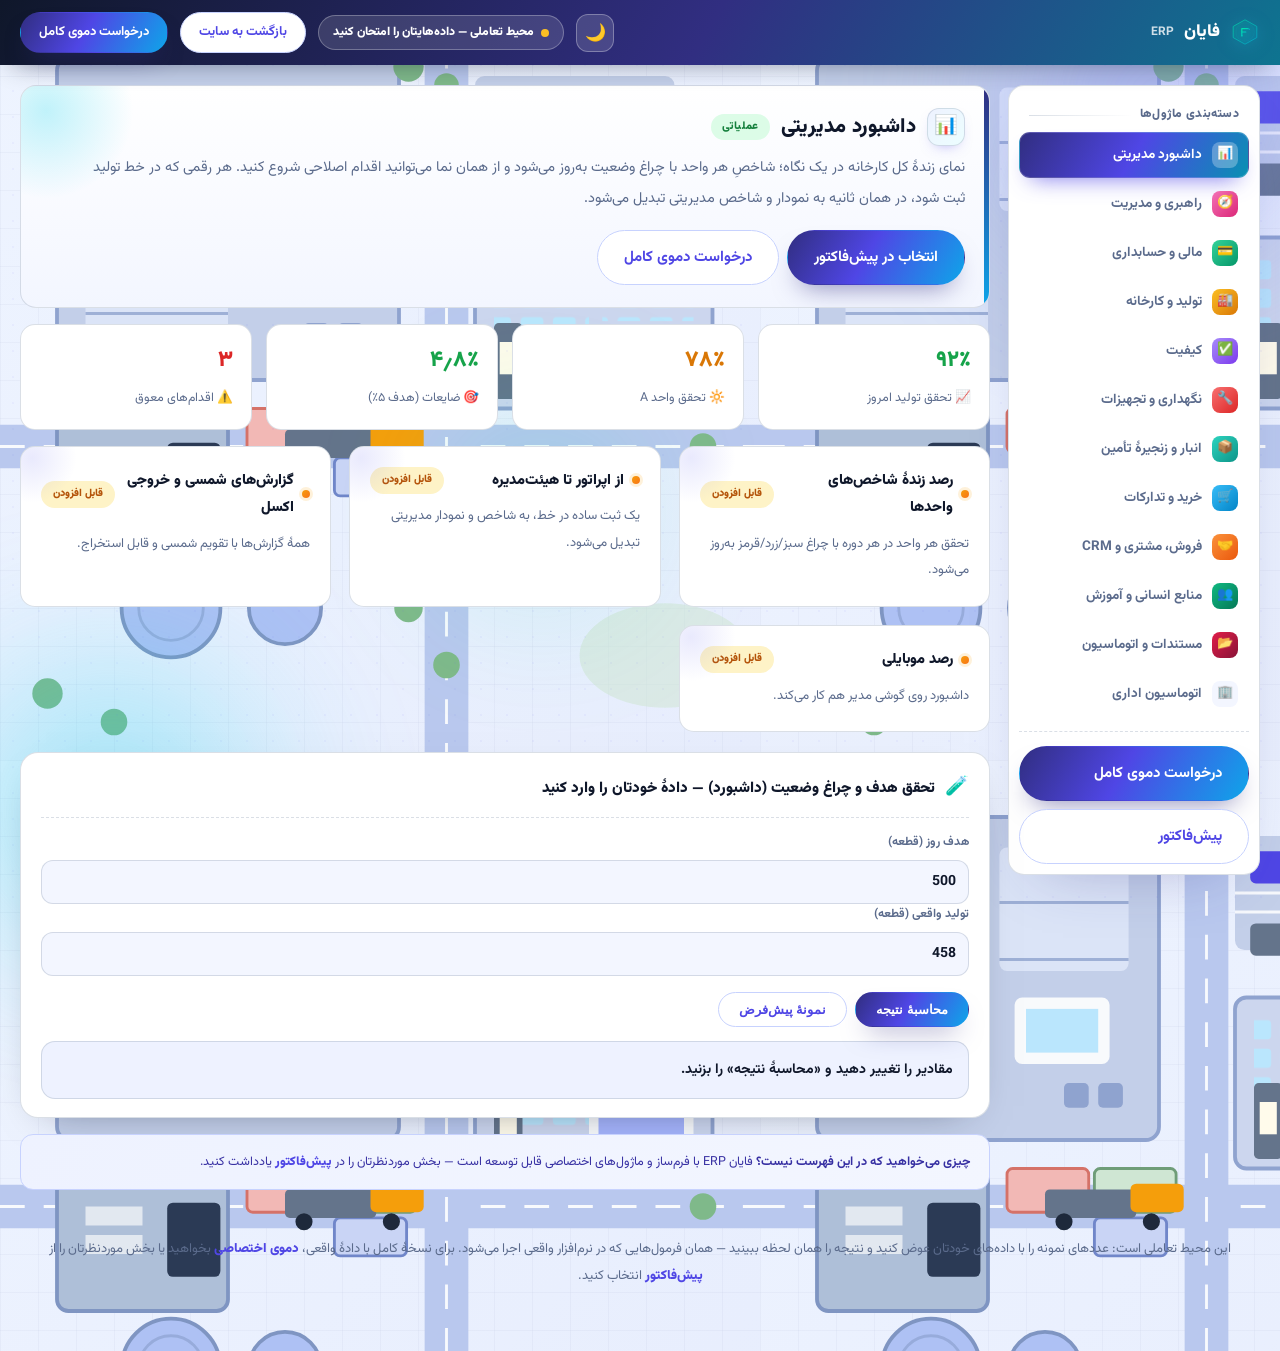
<file: trial.html>
<!DOCTYPE html>
<html lang="fa" dir="rtl">
<head>
<meta charset="UTF-8">
<meta name="viewport" content="width=device-width, initial-scale=1">
<title>محیط آزمایشی فایان ERP | شبیه‌ساز تعاملی ماژول‌ها</title>
<meta name="description" content="محیط آزمایشی تعاملی فایان ERP: دادهٔ خودتان را وارد کنید و نتیجهٔ واقعی را ببینید — تحقق تولید، MRP، OEE، بهای تمام‌شده، انبار، کیفیت و بیشتر. بدون نصب و بدون قیمت.">
<meta name="keywords" content="شبیه ساز ERP, محاسبه OEE, محاسبه MRP, بهای تمام شده, آزمایشگاه ERP, تست نرم افزار ERP">
<meta name="robots" content="index, follow">
<meta name="author" content="فایان">
<link rel="canonical" href="https://ashkanghanian-ux.github.io/fayan-erp/trial.html">
<meta property="og:type" content="website">
<meta property="og:site_name" content="فایان ERP">
<meta property="og:title" content="محیط آزمایشی فایان ERP — شبیه‌ساز تعاملی">
<meta property="og:description" content="دادهٔ خودتان را وارد کنید و نتیجهٔ واقعی محاسبات صنعتی — تحقق، OEE، MRP، بهای تمام‌شده — را ببینید.">
<meta property="og:url" content="https://ashkanghanian-ux.github.io/fayan-erp/trial.html">
<meta property="og:image" content="https://ashkanghanian-ux.github.io/fayan-erp/logo.png">
<meta property="og:locale" content="fa_IR">
<meta name="geo.region" content="IR">
<meta name="theme-color" content="#4f46e5">
<link rel="stylesheet" href="css/style.css">
<link rel="stylesheet" href="css/trial.css">
<link rel="icon" type="image/svg+xml" href="mark.svg">
</head>
<body class="trial-body">
<div class="trial-orb o1"></div><div class="trial-orb o2"></div><div class="trial-orb o3"></div>

<header class="trial-top">
  <div class="trial-top-inner">
    <a class="trial-brand" href="index.html">
      <img src="mark.svg" alt="لوگوی فایان ERP">
      فایان <small>ERP</small>
    </a>
    <button class="theme-btn" id="themeBtn" title="تغییر تم (روشن/تیره)">🌙</button>
    <span class="trial-badge"><i class="i"></i> محیط تعاملی — داده‌هایتان را امتحان کنید</span>
    <a href="index.html" class="btn btn-ghost">بازگشت به سایت</a>
    <a href="demo-request.html" class="btn btn-primary">درخواست دموی کامل</a>
  </div>
</header>

<div class="trial-wrap">
  <aside class="trial-side" id="trialSide"></aside>
  <main class="trial-main" id="trialMain"></main>
</div>

<div class="trial-note">
  این محیط تعاملی است: عددهای نمونه را با داده‌های خودتان عوض کنید و نتیجه را همان لحظه ببینید — همان فرمول‌هایی
  که در نرم‌افزار واقعی اجرا می‌شود. برای نسخهٔ کامل با دادهٔ واقعی، <a href="demo-request.html">دموی اختصاصی</a> بخواهید
  یا بخش موردنظرتان را از <a href="proforma.html">پیش‌فاکتور</a> انتخاب کنید.
</div>

<script>
/* ============================================================
   داده‌های ماژول‌ها
============================================================ */
var CATS = [
  { id:"ov", n:"۰", t:"داشبورد مدیریتی", badge:"ok", desc:"نمای زندهٔ کل کارخانه در یک نگاه؛ شاخصِ هر واحد با چراغ وضعیت به‌روز می‌شود و از همان نما می‌توانید اقدام اصلاحی شروع کنید. هر رقمی که در خط تولید ثبت شود، در همان ثانیه به نمودار و شاخص مدیریتی تبدیل می‌شود.", feat:[
    {t:"رصد زندهٔ شاخص‌های واحدها", d:"تحقق هر واحد در هر دوره با چراغ سبز/زرد/قرمز به‌روز می‌شود.", add:false},
    {t:"از اپراتور تا هیئت‌مدیره", d:"یک ثبت ساده در خط، به شاخص و نمودار مدیریتی تبدیل می‌شود.", add:false},
    {t:"گزارش‌های شمسی و خروجی اکسل", d:"همهٔ گزارش‌ها با تقویم شمسی و قابل استخراج.", add:false},
    {t:"رصد موبایلی", d:"داشبورد روی گوشی مدیر هم کار می‌کند.", add:false}
  ]},
  { id:"c1", n:"۱", t:"راهبری و مدیریت", badge:"ok", desc:"قلب سامانه: شاخص‌ها، استراتژی، ریسک و اقدامات اصلاحی. این ماژول مطمئن می‌شود هر عددی که دوام می‌آورد، «مدیریتی» می‌شود — از تعریف هدف تا پیگیری ریشهٔ مسئله و بستن آن.", feat:[
    {t:"داشبورد مدیریتی و شاخص‌ها", d:"شاخص هر واحد در هر دوره تعریف و رصد می‌شود.", add:false},
    {t:"مدیریت استراتژی", d:"اهداف، اقدامات و سند استراتژی به‌صورت یکپارچه.", add:false},
    {t:"اقدام اصلاحی و پیشگیرانه (CAPA)", d:"از ۵چرا و استخوان ماهی تا تصویب و بستن با مسئول و مهلت.", add:false},
    {t:"مدیریت ریسک و طرح اضطراری", d:"ریسک‌ها و برنامه‌های کاهش ثبت و پایش می‌شوند.", add:false},
    {t:"کارتابل و گردش کار", d:"دریافت و ارسال درخواست‌ها با کارتابل مشخص.", add:true},
    {t:"مدیریت بودجه و برنامه", d:"بودجهٔ سالانه و پایش مصارف.", add:true}
  ]},
  { id:"c2", n:"۲", t:"مالی و حسابداری", badge:"soon", desc:"اتصال کامل امور مالی به تولید، انبار و فروش در یک پایگاه دادهٔ واحد؛ به‌طوری که هر رسید، حواله، فاکتور یا قیمت‌گذاری، به‌صورت خودکار سند مالی می‌سازد و بهای تمام‌شدهٔ واقعی هر محصول محاسبه می‌شود.", feat:[
    {t:"حسابداری مالی و ثبت اسناد", d:"صدور اسناد و گزارش‌های مالی استاندارد.", add:true},
    {t:"دریافت و پرداخت / خزانه‌داری", d:"جریان نقد و مدیریت دریافتنی‌ها و پرداختنی‌ها.", add:true},
    {t:"بهای تمام‌شده و هزینه‌یابی", d:"محاسبهٔ بهاء برای هر محصول.", add:true},
    {t:"دارایی‌های ثابت و استهلاک", d:"شناسنامه و استهلاک دارایی‌ها.", add:true},
    {t:"مدیریت چک و نقدینگی", d:"چک‌های دریافتی و پرداختی.", add:true},
    {t:"فاکتور رسمی و سامانهٔ مؤدیان", d:"اتصال به‌صورت سفارشی.", add:true}
  ]},
  { id:"c3", n:"۳", t:"تولید و کارخانه", badge:"ok", desc:"از برنامهٔ تولید و تأمین مواد تا ثبت لحظه‌ای اپراتورهای خط. با BOM، MRP و کانبان هم تأمین مواد دقیق می‌شود و هم مصرف واقعی با فرمول مقایسه می‌گردد؛ ضایعات و انحراف بلافاصله رصد می‌شوند.", feat:[
    {t:"کنترل تولید روزانه", d:"ثبت مقدار تولید هر خط در هر شیفت.", add:false},
    {t:"MRP، کانبان و اندازهٔ بهر", d:"تأمین مواد و جمع‌بندی نیاز هر محصول.", add:false},
    {t:"فرمول ساخت (BOM) و درختوارهٔ مواد", d:"یک نسخهٔ مرجع برای انبار، تولید و MRP.", add:false},
    {t:"انحراف از مصرف و ضایعات", d:"مقایسهٔ مصرف واقعی با فرمول و ثبت ضایعات.", add:false},
    {t:"برنامه‌ریزی تولید و ظرفیت (MPS)", d:"برنامهٔ ماشین‌ها و خطوط.", add:true},
    {t:"کارت عملیات و تایم‌شیت خط", d:"عملیات هر قطعه و زمان استاندارد.", add:true},
    {t:"برون‌سپاری و پیمانکاران تولید", d:"ارسال کار به پیمانکاران.", add:true}
  ]},
  { id:"c4", n:"۴", t:"کیفیت", badge:"ok", desc:"سوابق کیفی IATF و ابزار حل مسئله در یک سامانه؛ از سوابق کنترل قطعات تا تحلیل ریشه‌ای ۵چرا و استخوان ماهی و تیم‌های بهبود. هر عدم انطباق مسیرش را تا ریشه‌یابی و بستن طی کرده و ردیابی می‌شود.", feat:[
    {t:"سوابق کیفی و کنترل کیفیت IATF", d:"آرشیو سوابق و کنترل مستند.", add:false},
    {t:"تحلیل ریشه‌ای ۵چرا / استخوان ماهی", d:"ابزار تحلیل مشکل تا ریشه.", add:false},
    {t:"PCAT و تیم‌های بهبود", d:"تشکیل، اقدام و جمع‌بندی تیم‌ها.", add:false},
    {t:"SPC و نمونه‌برداری آماری", d:"کنترل آماری فرایند.", add:true},
    {t:"عدم انطباق و رسید قطعات", d:"مدیریت NC و مرجوعی.", add:true},
    {t:"ردیابی سریال و بچ محصول", d:"ردیابی کامل هر محصول.", add:true}
  ]},
  { id:"c5", n:"۵", t:"نگهداری و تجهیزات", badge:"ok", desc:"شناسنامهٔ تجهیزات و قالب‌ها، تعمیرات پیشگیرانه و اصلاحی، کالیبراسیون و شاخص OEE. توقف هر خط ثبت می‌شود و اثرش روی در دسترس‌پذیری، کارایی و کیفیت خودکار محاسبه می‌شود.", feat:[
    {t:"شناسنامهٔ تجهیزات و قالب‌ها", d:"تاریخچهٔ کامل هر دستگاه.", add:false},
    {t:"تعمیرات پیشگیرانه (PM) و اصلاحی (EM)", d:"برنامهٔ PM خودکار با یادآوری.", add:false},
    {t:"شاخص OEE و ثبت توقفات", d:"محاسبهٔ دسترس‌پذیری، کارایی و کیفیت.", add:false},
    {t:"کالیبراسیون ابزار دقیق", d:"برنامه و سوابق کالیبراسیون.", add:true},
    {t:"تحلیل خرابی (RCFA / MTBF)", d:"تحلیل ریشهٔ خرابی و قابلیت اطمینان.", add:true}
  ]},
  { id:"c6", n:"۶", t:"انبار و زنجیرهٔ تأمین", badge:"ok", desc:"گردش کالا، موجودی به‌روز و محدودهٔ مصرف مواد. زیرا تولید به انبار وصل است، هر حواله‌ای موجودی را کم می‌کند و هزینهٔ مواد هر محصول از روی BOM محاسبه می‌شود؛ انبارگردانی، بارکد و نقطهٔ سفارش هم پشتیبانی می‌شود.", feat:[
    {t:"انبار و گردش کالا", d:"رسید، حواله و موجودی به‌روز.", add:false},
    {t:"محدودهٔ مصرف مواد و BOM", d:"هزینهٔ مواد هر محصول محاسبه می‌شود.", add:false},
    {t:"انبارگردانی و کارت موجودی", d:"شمارش فیزیکی و اصلاح موجودی.", add:true},
    {t:"نقطهٔ سفارش و قیمت‌گذاری", d:"هشدار موجودی پایین.", add:true},
    {t:"کدینگ کالا و بارکد/QR", d:"اسکن سریع کالا.", add:true},
    {t:"مدیریت اموال", d:"اموال و دارایی‌های فیزیکی.", add:true}
  ]},
  { id:"c7", n:"۷", t:"خرید و تدارکات", badge:"ok", desc:"از درخواست خرید و استعلام تا سفارش، رسید و ارزیابی تأمین‌کننده. گردش تأمین برای هر قطعه قابل پیگیری است و تأمین‌کنندگان بر اساس شاخص‌هایی مانند تحویل به‌موقع امتیاز می‌گیرند.", feat:[
    {t:"تأمین‌کنندگان و ارزیابی پیمانکار", d:"پروفایل و امتیازدهی به تأمین‌کنندگان.", add:false},
    {t:"درخواست خرید و استعلام بها", d:"گردش کامل تأمین.", add:true},
    {t:"سفارش خرید و رسید کالا", d:"سفارش تا رسید در یک مسیر.", add:true},
    {t:"قراردادها و تضامین", d:"پیگیری قراردادها.", add:true}
  ]},
  { id:"c8", n:"۸", t:"فروش، مشتری و CRM", badge:"ok", desc:"مشتریان و سفارشات با تاریخچهٔ کامل، پایش تعهدات تحویل و چرخهٔ حرفه‌ای فروش. می‌بینید به کدام مشتری به‌موقع تحویل داده‌اید و حاشیهٔ سود هر کالا و مشتری چقدر است.", feat:[
    {t:"مشتریان و سفارشات فروش", d:"تاریخچهٔ کامل هر مشتری.", add:false},
    {t:"گزارش تحویل و تعهدات", d:"پایش به‌موقع عمل به سفارش‌ها.", add:false},
    {t:"پیش‌فاکتور / فاکتور / مرجوعی", d:"چرخهٔ حرفه‌ای فروش.", add:true},
    {t:"پخش مویرگی و سفارش‌گیری موبایل", d:"فروش دوره‌ای با موبایل.", add:true},
    {t:"سود و زیان فروش", d:"حاشیهٔ هر کالا و مشتری.", add:true}
  ]},
  { id:"c9", n:"۹", t:"منابع انسانی و آموزش", badge:"ok", desc:"پروندهٔ پرسنل، ماتریس مهارت و صلاحیت، برنامهٔ آموزشی مبتنی بر نیاز و ارزیابی ۳۶۰ درجه. روشن است کدام اپراتور برای کدام پست واجد صلاحیت است.", feat:[
    {t:"بانک پرسنل و کارگزینی", d:"پروندهٔ پرسنل و سوابق.", add:false},
    {t:"ماتریس مهارت و صلاحیت", d:"صلاحیت اپراتور برای هر پست.", add:false},
    {t:"نیازهای آموزشی و آموزش موردی", d:"برنامهٔ آموزش بر پایهٔ نیاز.", add:false},
    {t:"ارزیابی عملکرد ۳۶۰ درجه", d:"ارزیابی چندمنظوره.", add:false},
    {t:"حضور و غیاب و تایم‌شیت", d:"کنترل ساعت ورود و خروج.", add:true},
    {t:"حقوق و دستمزد", d:"فیش و محاسبهٔ حقوق.", add:true}
  ]},
  { id:"c10", n:"۱۰", t:"مستندات و اتوماسیون", badge:"ok", desc:"مدارک و نسخه‌بندی، فرم‌ساز، بایگانی و طراحی نما. این همان جایی است که سامانه خودش را با شرکت شما تطبیق می‌دهد: فرم دلخواه‌تان بدون برنامه‌نویسی ساخته می‌شود، نما برای هر نقش شخصی‌سازی می‌شود و همهٔ تغییرات لاگ می‌شود.", feat:[
    {t:"مدیریت مدارک و نسخه‌بندی", d:"آخرین نسخهٔ هر سند همیشه در دسترس.", add:false},
    {t:"فرم‌ساز و طراحی فرم چاپی", d:"فرم دلخواه شما بدون برنامه‌نویسی ساخته می‌شود.", add:false},
    {t:"بایگانی سوابق و لاگ تغییرات", d:"همهٔ تغییرات قابل پیگیری است.", add:false},
    {t:"طراحی نما و داشبورد اختصاصی", d:"نمای اختصاصی برای هر نقش.", add:false}
  ]},
  { id:"office", n:"۱۱", t:"اتوماسیون اداری", badge:"ok", desc:"برنامهٔ اداری واقعی فایان: نامه‌نگاری (ورودی/ارسالی/پیش‌نویس)، مرخصی و ماموریت، ترک محل (خروج)، امضای آنلاین، پیام‌ها، جستجوی سراسری، اسناد خارجی و پنل مدیریت. همان برنامه‌ای که مستقیم در کارخانه استفاده می‌شود — همین‌جا وارد شوید تا محیطش را ببینید و یک نامه یا درخواست ثبت کنید.", feat:[]}
];

var OFFICE_CARDS = [
  {t:"نامه‌های ورودی/ارسالی و پیش‌نویس", d:"شماره‌اندیکاتور خودکار، اولویت، محرمانگی و گردش کامل نامه."},
  {t:"نامهٔ جدید با چاپ رسمی", d:"سربرگ، امضای دیجیتال و پیوست؛ خروجی چاپ‌پذیر استاندارد."},
  {t:"درخواست مرخصی و ماموریت", d:"ثبت، تأیید سلسله‌مراتب مدیریت و تاریخچهٔ کامل."},
  {t:"درخواست خروج (ترک محل)", d:"تأیید سرپرست و مدیر کارخانه و اجازهٔ خروج از گیت."},
  {t:"امضای آنلاین", d:"طراحی و ثبت امضا برای تصویب نامه‌ها."},
  {t:"پیام‌ها و اعلان‌ها", d:"ارسال داخلی و پیگیری خوانده/نخوانده."},
  {t:"جستجوی سراسری", d:"جستجو در نامه‌ها، کاربران و شماره‌اندیکاتورها."},
  {t:"اسناد خارجی و پنل مدیریت", d:"ورود اسناد خارجی و مدیریت کاربران، واحدها و دسترسی‌ها."}
];

var OFFICE_BODY =
  '<div class="off-label">نمای زندهٔ برنامهٔ اداری (واقعی)</div>'
  + '<div id="offLive" class="t-card" style="display:none;padding:0;overflow:hidden">'
  +   '<div class="demo-frame" style="max-width:100%;margin:0">'
  +     '<div class="demo-bar"><i></i><i></i><i></i><span class="demo-url" id="offUrl">http://localhost:5401</span>'
  +     '<a class="btn btn-primary btn-sm" id="offOpen" href="#" target="_blank" rel="noopener">باز کردن در تب جدید</a></div>'
  +     '<iframe class="off-iframe" id="offFrame" src="" title="اتوماسیون اداری فایان"></iframe>'
  +   '</div>'
  +   '<div class="off-cred">این همان برنامهٔ اداری واقعی است: نام کاربری <code>ADMIN001 / admin123</code> (مدیر سیستم) یا <code>SEC001 / sec123</code> (نگهبانی). وارد شوید و خودتان نامه، مرخصی و خروج ثبت کنید.</div>'
  + '</div>'
  + '<div id="offOffline" class="du-card" style="display:none">'
  +   '<strong>سرور دموی اداری در این شبکه روشن نیست</strong>'
  +   '<p>برای دیدنش، اسکریپت <code>office\\run_office.bat</code> را از پوشهٔ سامانه اجرا کنید تا روی پورت 5401 بالا بیاید؛ یا دموی حضوری درخواست کنید.</p>'
  +   '<div class="price-btn-row"><a class="btn btn-primary" href="demo-request.html">درخواست دمو</a></div>'
  + '</div>'
  + '<div id="offPublic" class="du-card" style="display:none">'
  +   '<strong>دموی اداری در نسخهٔ عمومی سایت</strong>'
  +   '<p>برنامهٔ اداری با ورود حقیقی (نامه، مرخصی، خروج، امضا و پنل مدیریت) در نسخهٔ حضوری یا با درخواست، نمایش داده می‌شود.</p>'
  +   '<div class="price-btn-row"><a class="btn btn-primary" href="demo-request.html">درخواست دموی حضوری</a><a class="btn btn-ghost" href="proforma.html">پیش‌فاکتور</a></div>'
  + '</div>'
  + '<div class="off-label">امکانات برنامهٔ اداری</div>'
  + '<div class="t-grid">' + OFFICE_CARDS.map(function(f){ return '<div class="t-card"><span class="tag go">عملیاتی</span><h3>' + f.t + '</h3><p>' + f.d + '</p></div>'; }).join("") + '</div>'
  + '<div class="t-tip"><b>این برنامه واقعی است، نه شبیه‌سازی؛</b> خودتان با حساب نمونه واردش شوید و یک نامه ثبت یا درخواست مرخصی بدهید. برای استقرار در سازمان‌تان <a href="demo-request.html" style="color:#4f46e5;font-weight:800">دموی اختصاصی</a> یا <a href="proforma.html" style="color:#4f46e5;font-weight:800">پیش‌فاکتور</a> بخواهید.</div>';

/* ============================================================
   شبیه‌ساز تعاملی — کاربر داده می‌دهد، سامانه محاسبه واقعی می‌کند
============================================================ */
function fmt(n){
  n = Math.round(n * 100) / 100;
  return n.toLocaleString('fa-IR', { maximumFractionDigits: 2 });
}
function gv(id){ return parseFloat(document.getElementById(id).value) || 0; }
function oo(id, html){ document.getElementById(id).innerHTML = html; }

var TESTS = {
 ov:{
   title:"تحقق هدف و چراغ وضعیت (داشبورد)",
   fields:[["goal","هدف روز (قطعه)","500"],["real","تولید واقعی (قطعه)","458"]],
   calc:function(){
     var g = gv("t_ov_goal"), r = gv("t_ov_real");
     var p = g > 0 ? (r / g * 100) : 0;
     var cls = p >= 90 ? "ok" : (p >= 70 ? "warn" : "bad");
     var label = p >= 90 ? "سبز — در مسیر هدف" : (p >= 70 ? "زرد — نیاز به توجه" : "قرمز — انحراف جدی");
     oo("t_ov_out", "تحقق امروز از هدف: <b>" + fmt(p) + "٪</b> "
       + "(<b>" + fmt(r) + "</b> از <b>" + fmt(g) + "</b> قطعه). وضعیت شاخص در داشبورد: "
       + "<span class='tw-pill tw-" + cls + "'>" + label + "</span>"
       + "<br><small style='color:var(--t-mut)'>در نرم‌افزار، همین شاخص با همان رنگ روی داشبورد هر واحد لمس می‌شود؛ زیر آستانه باشد، سامانه پیشنهاد اقدام اصلاحی می‌دهد.</small>");
   }
 },
 c1:{
   title:"ارزیابی ریسک (احتمال × شدت)",
   fields:[["pr","احتمال (۱ تا ۵)","3"],["se","شدت (۱ تا ۵)","4"]],
   calc:function(){
     var p = Math.min(5, Math.max(1, gv("t_c1_pr")));
     var s = Math.min(5, Math.max(1, gv("t_c1_se")));
     var score = p * s;
     var cls = score <= 6 ? "ok" : (score <= 14 ? "warn" : "bad");
     var label = score <= 6 ? "کم — پیگیری دوره‌ای" : (score <= 14 ? "متوسط — اقدام کاهشی با مسئول و مهلت" : "زیاد — اقدام اصلاحی فوری + طرح اضطراری");
     oo("t_c1_out", "امتیاز ریسک: <b>" + fmt(score) + "</b> از ۲۵ → "
       + "<span class='tw-pill tw-" + cls + "'>" + label + "</span>"
       + "<br><small style='color:var(--t-mut)'>در سامانه، ریسک بالای آستانه به‌صورت خودکار گردشِ کارِ اقدام اصلاحی (CAPA) با مسئول و مهلت می‌سازد.</small>");
   }
 },
 c2:{
   title:"بهای تمام‌شدهٔ هر قطعه (مالی + تولید)",
   fields:[["mp","قیمت ماده (تومان بر کیلو)","1200000"],["wg","وزن هر قطعه (گرم)","340"],["wr","دستمزد (تومان بر ساعت)","450000"],["cy","زمان چرخه (ثانیه)","90"]],
   calc:function(){
     var mp = gv("t_c2_mp"), wg = gv("t_c2_wg"), wr = gv("t_c2_wr"), cy = gv("t_c2_cy");
     var mat = mp * wg / 1000;
     var overhead = mat * 0.12;
     var labor = wr * cy / 3600;
     var total = mat + overhead + labor;
     oo("t_c2_out", "بهای تمام‌شدهٔ هر قطعه ≈ <b>" + fmt(total) + "</b> تومان"
       + "<br>مواد: " + fmt(mat) + " • سربار ۱۲٪: " + fmt(overhead) + " • دستمزد: " + fmt(labor)
       + "<br><small style='color:var(--t-mut)'>در فایان ERP، مواد از BOM و دستمزد از کارت عملیات می‌آید؛ این عدد به‌صورت خودکار به خروجی تولید و سود فروش وصل است.</small>");
   }
 },
 c3:{
   title:"برنامه‌ریزی نیاز مواد (MRP)",
   fields:[["st","موجودی انبار ماده","3000"],["cu","مصرف از BOM به ازای هر قطعه","4"],["pl","برنامهٔ تولید هفته (قطعه)","900"]],
   calc:function(){
     var st = gv("t_c3_st"), cu = gv("t_c3_cu"), pl = gv("t_c3_pl");
     var need = pl * cu;
     var net = need - st;
     if(net <= 0){
       oo("t_c3_out", "نیاز هفته: <b>" + fmt(need) + "</b> واحد ماده. موجودی کفایت می‌کند؛ <b>" + fmt(Math.abs(net)) + "</b> واحد مازاد. "
         + "<span class='tw-pill tw-ok'>بدون سفارش خرید</span>");
     } else {
       oo("t_c3_out", "نیاز هفته: <b>" + fmt(need) + "</b> واحد ماده. موجودی: " + fmt(st) + ". "
         + "<span class='tw-pill tw-warn'>نیاز خالص: " + fmt(net) + "</span>"
         + "<br><small style='color:var(--t-mut)'>MRP در فایان همین نیاز خالص را با نقطهٔ سفارش و تاریخ تحویل به کارتابل تدارکات پیشنهاد می‌دهد.</small>");
     }
   }
 },
 c4:{
   title:"نمونه‌برداری پذیرش (کنترل کیفیت)",
   fields:[["n","تعداد نمونه","40"],["d","تعداد معیوب","3"]],
   calc:function(){
     var n = Math.max(1, gv("t_c4_n")), d = gv("t_c4_d");
     var rate = d / n * 100;
     var res = rate <= 2 ? "قبول خودکار — با گواهی AQL ✓" : (rate <= 5 ? "قبول مشروط — نمونه‌برداری سخت‌گیرانه‌تر" : "رد لات — برگشت به تولید + ثبت عدم انطباق");
     var cls = rate <= 2 ? "ok" : (rate <= 5 ? "warn" : "bad");
     oo("t_c4_out", "درصد معیوب: <b>" + fmt(rate) + "٪</b> → <span class='tw-pill tw-" + cls + "'>" + res + "</span>"
       + "<br><small style='color:var(--t-mut)'>در سامانه، «رد لات» خودکار تیکت عدم انطباق و تحلیل ریشهٔ ۵چرا/استخوان ماهی می‌سازد.</small>");
   }
 },
 c5:{
   title:"محاسبهٔ OEE (نگهداری و تجهیزات)",
   fields:[["av","زمان برنامه‌ریزی‌شده (دقیقه)","480"],["dw","توقف (دقیقه)","60"],["pd","قطعات تولیدشده","950"],["sc","قطعات معیوب","40"],["cy","سیکل استاندارد (ثانیه)","25"]],
   calc:function(){
     var av = Math.max(1, gv("t_c5_av")), dw = gv("t_c5_dw"), pd = gv("t_c5_pd"), sc = gv("t_c5_sc"), cy = gv("t_c5_cy");
     var run = Math.max(0, av - dw);
     var a = run / av;
     var ideal = run * 60 / Math.max(1, cy);
     var perf = ideal > 0 ? pd / ideal : 0;
     var q = pd > 0 ? (pd - sc) / pd : 0;
     var oee = a * perf * q * 100;
     var cls = oee >= 85 ? "ok" : (oee >= 60 ? "warn" : "bad");
     var label = oee >= 85 ? "عالی" : (oee >= 60 ? "خوب — جا برای بهبود" : "نیاز به اقدام");
     oo("t_c5_out", "OEE = <b>" + fmt(oee) + "٪</b> → <span class='tw-pill tw-" + cls + "'>" + label + "</span>"
       + "<br>دسترس‌پذیری: " + fmt(a * 100) + "٪ • کارایی: " + fmt(Math.min(100, perf * 100)) + "٪ • کیفیت: " + fmt(q * 100) + "٪"
       + "<br><small style='color:var(--t-mut)'>همین سه شاخص با ثبت توقفات و ضایعات در خط، روی پنل تعمیرات فایان به‌روز می‌شود.</small>");
   }
 },
 c6:{
   title:"صدور حواله و نقطهٔ سفارش (انبار)",
   fields:[["st","موجودی فعلی","500"],["q","مقدار حواله","380"],["rp","نقطهٔ سفارش","150"]],
   calc:function(){
     var st = gv("t_c6_st"), q = gv("t_c6_q"), rp = gv("t_c6_rp");
     var left = st - q;
     var out;
     if(left < 0){
       out = "<span class='tw-pill tw-bad'>موجودی منفی شد — سامانه صدور حواله را مسدود می‌کند</span>";
     } else if(left <= rp){
       out = "<span class='tw-pill tw-warn'>به نقطهٔ سفارش رسید — پیشنهاد رسید/خرید خودکار</span>";
     } else {
       out = "<span class='tw-pill tw-ok'>موجودی کفایت می‌کند</span>";
     }
     oo("t_c6_out", "باقیمانده بعد از حواله: <b>" + fmt(left) + "</b> واحد → " + out
       + "<br><small style='color:var(--t-mut)'>در فایان، موجودی از رسید/حواله به‌صورت زنده کاهش می‌یابد و کارت موجودی هر کالا به‌روز است.</small>");
   }
 },
 c7:{
   title:"مقایسهٔ دو تأمین‌کننده (استعلام بها)",
   fields:[["pa","قیمت تأمین‌کنندهٔ ۱ (تومان)","2800000"],["qa","کیفیت ۱ (٪)","92"],["pb","قیمت تأمین‌کنندهٔ ۲ (تومان)","3100000"],["qb","کیفیت ۲ (٪)","98"]],
   calc:function(){
     var pa = Math.max(1, gv("t_c7_pa")), qa = Math.max(1, gv("t_c7_qa")), pb = Math.max(1, gv("t_c7_pb")), qb = Math.max(1, gv("t_c7_qb"));
     var ca = pa / (qa / 100), cb = pb / (qb / 100);
     var best = ca <= cb ? { n: "۱", v: ca } : { n: "۲", v: cb };
     var diff = Math.abs(ca - cb) / Math.min(ca, cb) * 100;
     oo("t_c7_out", "هزینهٔ مؤثر (قیمت ÷ کیفیت): تأمین‌کنندهٔ ۱ = <b>" + fmt(ca) + "</b> • تأمین‌کنندهٔ ۲ = <b>" + fmt(cb) + "</b>"
       + "<br><span class='tw-pill tw-ok'>پیشنهاد: تأمین‌کنندهٔ " + best.n + "</span>" + " — " + fmt(diff) + "٪ ارزان‌تر از رقیب"
       + "<br><small style='color:var(--t-mut)'>در سامانه، امتیازدهی تأمین‌کننده روی تحویل به‌موقع و کیفیت انجام می‌شود و در هر استعلام، پیشنهاد خودکار می‌دهد.</small>");
   }
 },
 c8:{
   title:"حاشیهٔ سود فروش (فروش و CRM)",
   fields:[["sp","قیمت فروش هر قطعه","1500000"],["cp","بهای تمام‌شده","1120000"],["n","تعداد","600"]],
   calc:function(){
     var sp = gv("t_c8_sp"), cp = gv("t_c8_cp"), n = gv("t_c8_n");
     var rev = sp * n, cost = cp * n, prof = rev - cost;
     var mg = rev > 0 ? prof / rev * 100 : 0;
     var cls = mg >= 20 ? "ok" : (mg >= 10 ? "warn" : "bad");
     var label = mg >= 20 ? "حاشیهٔ خوب" : (mg >= 10 ? "متوسط" : "ضعیف — نیاز به بررسی");
     oo("t_c8_out", "درآمد: <b>" + fmt(rev) + "</b> تومان • بهای تمام‌شده: " + fmt(cost) + " • سود: <b>" + fmt(prof) + "</b>"
       + "<br>حاشیهٔ سود: <b>" + fmt(mg) + "٪</b> → <span class='tw-pill tw-" + cls + "'>" + label + "</span>"
       + "<br><small style='color:var(--t-mut)'>در فایان، بهای تمام‌شده به‌صورت خودکار از تولید و انبار می‌آید و سود هر مشتری/کالا قابل رصد است.</small>");
   }
 }
};

TESTS.c9 = {
  custom: true,
  title:"ماتریس مهارت و صلاحیت (منابع انسانی)",
  html:
    '<div class="tw-rows">'
    + '<div class="tw-f"><label>حداقل مهارتِ موردنیاز پست (۱ تا ۴)</label><input class="tw-in" type="number" min="1" max="4" id="t_c9_req" value="3"></div>'
    + '</div>'
    + '<div class="tw-skills">'
    +   '<label class="chk-row"><input type="checkbox" id="t_c9_s1" checked> برش</label>'
    +   '<label class="chk-row"><input type="checkbox" id="t_c9_s2" checked> جوش</label>'
    +   '<label class="chk-row"><input type="checkbox" id="t_c9_s3" checked> مونتاژ</label>'
    +   '<label class="chk-row"><input type="checkbox" id="t_c9_s4"> کنترل کیفیت</label>'
    + '</div>'
    + '<div class="tw-out" id="t_c9_out">مهارت‌های اپراتور را علامت بزنید و «محاسبهٔ نتیجه» را بزنید.</div>',
  calc:function(){
    var req = Math.min(4, Math.max(1, gv("t_c9_req") || 3));
    var names = ["برش", "جوش", "مونتاژ", "کنترل کیفیت"];
    var have = [];
    for(var i=1; i<=4; i++){ if(document.getElementById("t_c9_s"+i).checked) have.push(names[i-1]); }
    var pct = Math.round(have.length / req * 100);
    var ok = have.length >= req;
    var cls = ok ? "ok" : "warn";
    var txt = ok ? "واجد شرایط برای پست ✓ — برای کار در شیفت مجاز است" : "صلاحیت ناقص — آموزش‌های پیشنهادی ثبت می‌شود";
    oo("t_c9_out", "مهارت‌های فعلی: <b>" + (have.join("، ") || "—") + "</b><br>تکمیل نیاز پست: <b>" + pct + "٪</b> → "
      + "<span class='tw-pill tw-" + cls + "'>" + txt + "</span>"
      + "<br><small style='color:var(--t-mut)'>در فایان، صلاحیت هر اپراتور برای پستش در ماتریس مهارت ثبت است و نبودِ صلاحیت، آموزش می‌سازد.</small>");
  }
};

TESTS.c10 = {
  custom: true,
  title:"فرم‌ساز بدون برنامه‌نویسی (مستندات و اتوماسیون)",
  html:
    '<div class="tw-frow">'
    + '<input class="tw-in" type="text" id="t_c10_name" placeholder="نام فیلد — مثلاً شمارهٔ کارگر" style="flex:2;min-width:140px">'
    + '<select class="tw-in" id="t_c10_type" style="flex:1;min-width:110px"><option>متنی</option><option>عددی</option><option>تاریخ</option></select>'
    + '<button class="btn btn-primary btn-sm" onclick="TESTS.c10.add()">افزودن فیلد</button>'
    + '</div>'
    + '<div class="tw-out" id="t_c10_list"><small style="color:var(--t-mut)">فیلدهایی که اضافه کنید اینجا فهرست می‌شود.</small></div>'
    + '<div class="tw-out" id="t_c10_preview" style="display:none"></div>',
  fields_:[],
  add:function(){
    var name = document.getElementById("t_c10_name").value.trim();
    var type = document.getElementById("t_c10_type").value;
    if(!name) return;
    TESTS.c10.fields_.push({ n: name, t: type });
    document.getElementById("t_c10_name").value = "";
    var lis = TESTS.c10.fields_.map(function(f,i){ return (i+1) + ") " + f.n + " (" + f.t + ")"; }).join("<br>");
    document.getElementById("t_c10_list").innerHTML = "فیلدهای اضافه‌شده:<br>" + lis;
  },
  calc:function(){
    var box = document.getElementById("t_c10_preview");
    if(!TESTS.c10.fields_.length){ TESTS.c10.add(); }
    var fields = TESTS.c10.fields_;
    if(!fields.length){ oo("t_c10_preview", "ابتدا حداقل یک فیلد اضافه کنید."); box.style.display="block"; return; }
    var html = '<div style="font-weight:800;margin-bottom:10px">پیش‌نمایش فرم ساخته‌شده:</div>';
    fields.forEach(function(f){
      var def = f.t === "عددی" ? '<input class="tw-in" type="number" style="width:100%">' : (f.t === "تاریخ" ? '<input class="tw-in" type="text" placeholder="مثلاً ۱۴۰۴/۰۵/۱۲" style="width:100%">' : '<input class="tw-in" type="text" style="width:100%">');
      html += '<div style="margin-bottom:9px"><label style="font-size:12.5px;font-weight:700;display:block;margin-bottom:4px">' + f.n + '</label>' + def + '</div>';
    });
    html += '<div class="tw-ok">فرم ذخیره شد ✓ — همین فرم در نسخهٔ واقعی بدون برنامه‌نویسی ساخته و چاپ می‌شود.</div>';
    document.getElementById("t_c10_list").innerHTML = "فیلدهای اضافه‌شده:<br>" + TESTS.c10.fields_.map(function(f,i){ return (i+1) + ") " + f.n + " (" + f.t + ")"; }).join("<br>");
    box.innerHTML = html;
    box.style.display = "block";
  }
};

function buildTestPanel(id){
  var t = TESTS[id];
  if(!t) return "";
  var html = '<div class="tw"><div class="tw-head"><span class="b">🧪</span> ' + t.title + ' — دادهٔ خودتان را وارد کنید</div>';
  if(t.custom){
    html += t.html + '<div class="tw-act"><button class="btn btn-primary btn-sm" onclick="TESTS[\'' + id + '\'].calc()">محاسبهٔ نتیجه</button></div>';
  } else {
    t.fields.forEach(function(f){
      html += '<div class="tw-f"><label>' + f[1] + '</label><input class="tw-in" type="number" inputmode="numeric" step="any" id="t_' + id + '_' + f[0] + '" value="' + f[2] + '"></div>';
    });
    html += '<div class="tw-act"><button class="btn btn-primary btn-sm" onclick="TESTS[\'' + id + '\'].calc()">محاسبهٔ نتیجه</button>'
      + ' <button class="btn btn-ghost btn-sm" onclick="tReset(\'' + id + '\')">نمونهٔ پیش‌فرض</button></div>'
      + '<div class="tw-out" id="t_' + id + '_out">مقادیر را تغییر دهید و «محاسبهٔ نتیجه» را بزنید.</div>';
  }
  html += '</div>';
  return html;
}
function tReset(id){
  var t = TESTS[id];
  if(!t || t.custom) return;
  t.fields.forEach(function(f){
    var el = document.getElementById("t_" + id + "_" + f[0]);
    if(el) el.value = f[2];
  });
}

/* ============================================================
   رندر
============================================================ */
var ICONS = { ov:"📊", c1:"🧭", c2:"💳", c3:"🏭", c4:"✅", c5:"🔧", c6:"📦", c7:"🛒", c8:"🤝", c9:"👥", c10:"📂", office:"🏢" };
var side = document.getElementById("trialSide");
var main = document.getElementById("trialMain");
var on = "ov";

function chips(list){ return list.map(function(f){ return '<label class="chk-row"><input type="checkbox" ' + (f.add?'':'checked disabled') + '>' + f.t + '</label>'; }).join(""); }

function kpis(){ return '<div class="kpi-band">'
 + '<div class="kpi"><b class="up">۹۲٪</b><span>📈 تحقق تولید امروز</span></div>'
 + '<div class="kpi"><b class="wrn">۷۸٪</b><span>🔆 تحقق واحد A</span></div>'
 + '<div class="kpi"><b class="up">۴٫۸٪</b><span>🎯 ضایعات (هدف ۵٪)</span></div>'
 + '<div class="kpi"><b class="dn">۳</b><span>⚠️ اقدام‌های معوق</span></div>'
 + '</div>'; }

function featCard(f, add){
  return '<div class="t-card"><div class="tc-head"><h3 class="' + (add?'add':'') + '">' + f.t + '</h3><span class="tag ' + (add?'ad':'go') + '">' + (add?'قابل افزودن':'عملیاتی') + '</span></div><p>' + f.d + '</p></div>';
}

var H = [];
CATS.forEach(function(c){
  var head = '<div class="trial-pano' + (c.id===on?' on':'') + '" data-p="' + c.id + '">'
  + '<div class="pano-top"><h1><span class="pico">' + (ICONS[c.id] || c.n) + '</span>' + c.t + ' <span class="badge-' + (c.badge==='ok'?'ok':'soon') + '">' + (c.badge==='ok'?'عملیاتی':'برنامهٔ توسعه') + '</span></h1>'
  + '<p>' + c.desc + '</p>'
  + '<div class="pact"><a class="btn btn-primary" href="proforma.html">انتخاب در پیش‌فاکتور</a><a class="btn btn-ghost" href="demo-request.html">درخواست دموی کامل</a></div>'
  + '</div>';

  if(c.id === 'office'){
    H.push(head + OFFICE_BODY + '</div>');
  } else if(c.id === 'ov'){
    H.push(head + kpis() + '<div class="t-grid">' + c.feat.map(function(f){ return featCard(f, true); }).join("") + '</div>'
    + buildTestPanel('ov')
    + '<div class="t-tip"><b>چیزی می‌خواهید که در این فهرست نیست؟</b> فایان ERP با فرم‌ساز و ماژول‌های اختصاصی قابل توسعه است — بخش موردنظرتان را در <a href="proforma.html" style="color:#4f46e5;font-weight:800">پیش‌فاکتور</a> یادداشت کنید.</div>'
    + '</div>');
  } else {
    H.push(head
    + '<div class="chk-grid" style="margin-top:12px">' + chips(c.feat) + '</div>'
    + '<div class="t-grid">' + c.feat.map(function(f){ return featCard(f, f.add); }).join("") + '</div>'
    + buildTestPanel(c.id)
    + '<div class="t-tip"><b>چیزی می‌خواهید که در این فهرست نیست؟</b> فایان ERP با فرم‌ساز و ماژول‌های اختصاصی قابل توسعه است — بخش موردنظرتان را در <a href="proforma.html" style="color:#4f46e5;font-weight:800">پیش‌فاکتور</a> یادداشت کنید.</div>'
    + '</div>');
  }
});

main.innerHTML = H.join("");

var S = ['<div class="t-head">دسته‌بندی ماژول‌ها</div>'];
CATS.forEach(function(c){
  S.push('<div class="t-item' + (c.id===on?' on':'') + '" data-p="' + c.id + '"><span class="n">' + (ICONS[c.id] || c.n) + '</span>' + c.t + '</div>');
});
S.push('<div class="t-cta"><a class="btn btn-primary" href="demo-request.html">درخواست دموی کامل</a><a class="btn btn-ghost" href="proforma.html">پیش‌فاکتور</a></div>');
side.innerHTML = S.join("");
side.querySelectorAll(".t-item").forEach(function(el){
  el.addEventListener("click", function(){
    on = el.dataset.p;
    side.querySelectorAll(".t-item").forEach(function(x){ x.classList.toggle("on", x===el); });
    main.querySelectorAll(".trial-pano").forEach(function(p){ p.classList.toggle("on", p.dataset.p===on); });
  });
});
(function(){
  var h = (location.hash || "").replace("#", "");
  if(!h) return;
  var el = side.querySelector('.t-item[data-p="' + h + '"]');
  if(el) el.click();
  try { if(history.replaceState) history.replaceState(null, "", location.pathname); } catch(e){}
})();

/* ---------- دموی زندهٔ اداری ---------- */
(function(){
  var live = document.getElementById("offLive");
  var offline = document.getElementById("offOffline");
  var pub = document.getElementById("offPublic");
  function show(el){ el.style.display = "block"; }

  var proto = location.protocol;
  if(proto === "https:"){ show(pub); return; }

  var host = location.hostname || "127.0.0.1";
  var base = (proto === "file:" ? "http://127.0.0.1:5401" : proto + "//" + host + ":5401");
  try {
    var xhr = new XMLHttpRequest();
    xhr.open("GET", base + "/login", true);
    xhr.onload = function(){ boot(true); };
    xhr.onerror = function(){ boot(false); };
    xhr.send();
  } catch(e){ boot(false); }

  function boot(ok){
    if(ok){
      document.getElementById("offFrame").src = base + "/login";
      document.getElementById("offOpen").href = base + "/login";
      document.getElementById("offUrl").textContent = base;
      show(live);
    } else {
      show(offline);
    }
  }
})();

/* ---------- تم روشن/تیره ---------- */
(function(){
  var btn = document.getElementById("themeBtn");
  function apply(t){
    document.body.classList.toggle("dark", t === "dark");
    btn.textContent = (t === "dark") ? "☀️" : "🌙";
  }
  var saved = "light";
  try { saved = localStorage.getItem("fayanTheme") || "light"; } catch(e){}
  apply(saved);
  btn.addEventListener("click", function(){
    var next = document.body.classList.contains("dark") ? "light" : "dark";
    try { localStorage.setItem("fayanTheme", next); } catch(e){}
    apply(next);
  });
})();
</script>
</body>
</html>
</file>
<file: css/style.css>
/* =========================================================
   فایان — وب‌سایت معرفی سامانهٔ ERP
   طراحی: مدرن، فارسی RTL، تم نیلی/فیروزه‌ای
   ========================================================= */
@font-face{font-family:'Vazirmatn';src:url('../fonts/Vazirmatn-Regular.woff2') format('woff2');font-weight:400;font-display:swap}
@font-face{font-family:'Vazirmatn';src:url('../fonts/Vazirmatn-Medium.woff2') format('woff2');font-weight:500;font-display:swap}
@font-face{font-family:'Vazirmatn';src:url('../fonts/Vazirmatn-Bold.woff2') format('woff2');font-weight:700;font-display:swap}
@font-face{font-family:'Vazirmatn';src:url('../fonts/Vazirmatn-Black.woff2') format('woff2');font-weight:900;font-display:swap}

:root{
  --brand:#4f46e5; --brand-2:#312e81; --cyan:#0ea5e9; --cyan-2:#06b6d4;
  --ink:#0f172a; --muted:#56608a; --line:#e2e8f0;
  --bg:#f6f8fd; --card:#ffffff;
  --grad:linear-gradient(120deg,#312e81,#4f46e5 45%,#0ea5e9);
  --grad-soft:linear-gradient(120deg,#eef2ff,#ecfeff);
  --rad:18px; --shadow:0 18px 50px -24px rgba(30,41,98,.35);
}
*{margin:0;padding:0;box-sizing:border-box}
html{scroll-behavior:smooth}
body{font-family:'Vazirmatn',Tahoma,sans-serif;color:var(--ink);line-height:1.8;
  background-color:var(--bg);
  background-image:radial-gradient(1000px 520px at 92% -6%,rgba(79,70,229,.12),transparent 60%),
                   radial-gradient(820px 480px at 2% 28%,rgba(6,182,212,.12),transparent 60%),
                   url("../assets/factory-top.svg");
  background-size:auto,auto,840px;
  background-repeat:repeat,repeat,repeat;
  background-attachment:scroll,scroll,scroll;
  background-position:0 0,0 0,0 0}
a{text-decoration:none;color:inherit}
.container{max-width:1180px;margin:0 auto;padding:0 22px}
.grad{background:var(--grad);-webkit-background-clip:text;background-clip:text;color:transparent}

/* ---------- کاتالوگ ماژول‌ها ---------- */
.cat-hero{position:relative;overflow:hidden;padding:74px 0 36px}
.cat-hero .hero-art{opacity:.42}
.cat-meta{display:flex;gap:26px;flex-wrap:wrap;margin-top:22px}
.cat-meta b{font-size:24px;font-weight:900;display:block;background:var(--grad);-webkit-background-clip:text;background-clip:text;color:transparent}
.cat-meta span{font-size:13px;color:var(--muted)}
.cat-list{display:grid;grid-template-columns:1fr 1fr;gap:18px;margin-top:26px}
.cat-card{background:var(--card);border:1px solid var(--line);border-radius:var(--rad);padding:24px 26px;box-shadow:var(--shadow);position:relative;overflow:hidden;transition:.22s}
.cat-card:hover{transform:translateY(-4px);border-color:#c7d2fe}
.cat-card::before{content:"";position:absolute;top:0;inset-inline-start:0;width:100%;height:4px;background:var(--grad)}
.cat-head{display:flex;align-items:center;gap:12px;margin-bottom:10px}
.cat-ico{width:46px;height:46px;border-radius:14px;display:grid;place-items:center;font-size:23px;flex:none;background:var(--grad-soft);border:1px solid var(--line)}
.cat-head h3{font-size:17px;font-weight:900}
.cat-head .chip{margin-inline-start:auto}
.cat-card p{color:var(--muted);font-size:14px;line-height:2.05;margin-bottom:14px}
.cat-feats{list-style:none;display:grid;grid-template-columns:1fr 1fr;gap:7px 14px;margin-bottom:16px}
.cat-feats li{font-size:13px;color:var(--muted);display:flex;align-items:center;gap:7px}
.cat-feats li::before{content:"✓";width:19px;height:19px;border-radius:50%;background:rgba(34,197,94,.14);color:#16a34a;display:grid;place-items:center;font-size:11px;font-weight:900;flex:none}
.cat-feats li.ad::before{background:rgba(245,158,11,.16);color:#d97706;content:"＋"}
.cat-actions{display:flex;gap:8px;flex-wrap:wrap;border-top:1px dashed var(--line);padding-top:14px}
.cat-actions .btn{padding:9px 16px;font-size:13px}
.cat-test-band{position:relative;overflow:hidden;margin-top:44px;border-radius:22px;padding:46px 30px;text-align:center;color:#fff;background:linear-gradient(120deg,#0f172a,#312e81 55%,#0e7490)}
.cat-test-band::before{content:"";position:absolute;inset:0;background:url("../assets/factory-side.svg") center/cover;opacity:.16;pointer-events:none}
.cat-test-band h2{font-size:26px;font-weight:900;margin-bottom:10px;position:relative}
.cat-test-band p{color:#c7d2fe;max-width:640px;margin:0 auto 22px;position:relative}
.cat-test-band .btn{position:relative}
.cat-cols{display:grid;grid-template-columns:1fr 1fr;gap:18px;margin-top:20px}
@media (max-width:900px){.cat-list,.cat-feats,.cat-cols{grid-template-columns:1fr}}

/* ---------- تیزر ماژول‌ها در صفحهٔ اصلی ---------- */
.modules-grid{display:grid;grid-template-columns:repeat(auto-fit,minmax(176px,1fr));gap:12px;margin-top:26px}
.modules-grid a{display:flex;align-items:center;gap:11px;background:var(--card);border:1px solid var(--line);border-radius:14px;padding:14px 16px;font-weight:700;font-size:14px;transition:.22s;box-shadow:var(--shadow)}
.modules-grid a:hover{transform:translateY(-3px);border-color:#c7d2fe}
.modules-grid .mi{width:34px;height:34px;border-radius:10px;display:grid;place-items:center;font-size:17px;background:var(--grad-soft);border:1px solid var(--line);flex:none}
.center-cta{display:flex;gap:12px;justify-content:center;flex-wrap:wrap;margin-top:28px}

/* ---------- NAV ---------- */
.nav{position:sticky;top:0;z-index:50;backdrop-filter:blur(12px);background:rgba(255,255,255,.82);border-bottom:1px solid var(--line)}
.nav-inner{display:flex;align-items:center;justify-content:space-between;height:66px}
.brand{display:flex;align-items:center;gap:10px;font-weight:900;font-size:19px}
.brand-name{font-weight:900}
.brand-suf{font-size:13px;font-weight:800;background:var(--grad);color:#fff;padding:2px 9px;border-radius:8px;letter-spacing:1px}
.brand-logo{height:34px;width:auto;border-radius:8px;object-fit:contain}
.hero-logo{height:46px;width:auto;object-fit:contain;margin-bottom:14px;filter:drop-shadow(0 6px 14px rgba(0,180,216,.35))}
.mv-logo{height:22px;width:auto;object-fit:contain;border-radius:5px}
.f-logo{height:150px;width:auto;border-radius:18px;border:1px solid rgba(255,255,255,.18)}
.brand-mark{width:36px;height:36px;border-radius:12px;background:var(--grad);color:#fff;display:grid;place-items:center;font-size:20px;box-shadow:0 8px 18px -8px rgba(79,70,229,.7)}
.nav-links{display:flex;align-items:center;gap:26px;font-size:14.5px;font-weight:500}
.nav-links a{color:var(--muted);transition:.2s}
.nav-links a:hover{color:var(--brand)}
.nav-cta{background:var(--grad);color:#fff!important;padding:8px 18px;border-radius:999px}
.nav-burger{display:none;flex-direction:column;gap:5px;background:none;border:0;cursor:pointer}
.nav-burger span{width:24px;height:2.5px;background:var(--ink);border-radius:3px;transition:.25s}
.nav.open .nav-burger span:nth-child(1){transform:translateY(7.5px) rotate(45deg)}
.nav.open .nav-burger span:nth-child(2){opacity:0}
.nav.open .nav-burger span:nth-child(3){transform:translateY(-7.5px) rotate(-45deg)}

/* ---------- BUTTONS ---------- */
.btn{display:inline-flex;align-items:center;gap:8px;padding:13px 26px;border-radius:999px;font-weight:700;font-size:15px;transition:.2s;cursor:pointer;border:1.5px solid transparent}
.btn-primary{background:var(--grad);color:#fff;box-shadow:0 14px 26px -12px rgba(49,46,129,.55)}
.btn-primary:hover{transform:translateY(-2px)}
.btn-ghost{background:#fff;color:var(--brand);border-color:#c7d2fe}
.btn-ghost:hover{border-color:var(--brand)}
.btn-sm{padding:8px 16px;font-size:13px}

/* ---------- HERO ---------- */
.hero{position:relative;overflow:hidden;padding:92px 0 70px}
.hero-bg{position:absolute;inset:0;z-index:-1;
  background:radial-gradient(900px 420px at 85% -10%,rgba(79,70,229,.16),transparent 60%),
             radial-gradient(700px 380px at 5% 20%,rgba(6,182,212,.14),transparent 60%);
}
.hero-art{position:absolute;inset-inline-start:-70px;bottom:-30px;width:min(680px,60%);z-index:-1;pointer-events:none;opacity:.5}
.hero-grid{display:grid;grid-template-columns:1.05fr .95fr;gap:56px;align-items:center}
.pill{display:inline-flex;align-items:center;gap:8px;background:#fff;border:1px solid var(--line);border-radius:999px;padding:7px 15px;font-size:13px;font-weight:500;color:var(--muted);box-shadow:0 6px 16px -10px rgba(30,41,98,.25)}
.pill .dot,.demo-bar i:first-child{width:9px;height:9px;border-radius:50%;background:#22c55e;box-shadow:0 0 0 4px rgba(34,197,94,.18)}
.hero h1{font-size:clamp(34px,5vw,54px);font-weight:900;line-height:1.35;margin:20px 0 14px}
.hero-sub{color:var(--muted);font-size:17px;max-width:560px}
.hero-cta{display:flex;gap:14px;margin:28px 0 34px;flex-wrap:wrap}
.hero-points{display:flex;gap:38px;flex-wrap:wrap}
.hero-points b{display:block;font-size:26px;font-weight:900;background:var(--grad);-webkit-background-clip:text;background-clip:text;color:transparent}
.hero-points span{font-size:13px;color:var(--muted)}

/* ---- mockup card ---- */
.hero-visual{position:relative}
.mock{background:var(--card);border:1px solid var(--line);border-radius:var(--rad);box-shadow:var(--shadow);padding:18px 20px 20px;transform:rotate(-1.5deg)}
.mock-top{display:flex;align-items:center;justify-content:space-between;margin-bottom:16px}
.mv-brand{font-weight:900;font-size:15px;background:var(--grad);-webkit-background-clip:text;background-clip:text;color:transparent}
.mock-dots{display:flex;gap:6px}
.mock-dots i{width:10px;height:10px;border-radius:50%;background:#cbd5e1}
.mock-dots i:nth-child(2){background:#f59e0b}
.mock-dots i:nth-child(3){background:#22c55e}
.mock-kpis{display:grid;grid-template-columns:repeat(3,1fr);gap:10px;margin-bottom:16px}
.mk{background:var(--grad-soft);border:1px solid var(--line);border-radius:12px;padding:10px;text-align:center}
.mk b{font-size:19px;font-weight:900;display:block}
.mk.up b{color:#16a34a}.mk.warn b{color:#d97706}
.mk span{font-size:11.5px;color:var(--muted)}
.mock-chart{display:flex;align-items:flex-end;gap:10px;height:120px;border:1px solid var(--line);border-radius:12px;padding:14px;margin-bottom:16px;position:relative;background:#fff}
.mc-bar{flex:1;border-radius:6px 6px 0 0;background:linear-gradient(180deg,#6366f1,#312e81)}
.mc-bar.h1{height:45%}.mc-bar.h2{height:70%}.mc-bar.h3{height:38%}.mc-bar.h4{height:88%}
.mc-bar.h5{height:60%}.mc-bar.h6{height:95%}.mc-bar.h7{height:74%}
.mc-line{position:absolute;top:50%;right:14px;left:14px;border-top:2px dashed #f59e0b}
.mock-rows{display:flex;flex-direction:column;gap:8px}
.mr{display:flex;align-items:center;gap:10px;background:#f8fafc;border:1px solid var(--line);border-radius:10px;padding:8px 12px;font-size:13px}
.mr span{flex:1}
.mr b{font-size:12px;color:var(--muted);font-weight:500}
.st{width:9px;height:9px;border-radius:50%}
.st.ok{background:#22c55e}.st.warn{background:#f59e0b}.st.bad{background:#ef4444}
.float-chip{position:absolute;background:#fff;border:1px solid var(--line);border-radius:999px;padding:8px 16px;font-size:12.5px;font-weight:700;box-shadow:0 14px 30px -14px rgba(30,41,98,.4)}
.f1{top:-14px;right:-8px;color:var(--brand-2)}
.f2{bottom:-12px;left:6px;color:#0891b2}

/* ---------- STATS BAND ---------- */
.stats-band{background:var(--grad);color:#fff;padding:34px 0}
.stats-grid{display:grid;grid-template-columns:repeat(4,1fr);gap:20px;text-align:center}
.stats-grid b{display:block;font-size:19px;font-weight:900}
.stats-grid span{font-size:13px;opacity:.85}

/* ---------- SECTIONS ---------- */
.section{padding:88px 0}
.section.alt{background:#fff}
.sec-head{text-align:center;max-width:760px;margin:0 auto 46px}
.kicker{font-size:13px;font-weight:700;color:var(--cyan-2);letter-spacing:.4px}
.sec-head h2{font-size:clamp(26px,3.4vw,36px);font-weight:900;margin:8px 0 10px}
.sec-sub{color:var(--muted)}

/* ---------- DASH FEATURES ---------- */
.dash-features{display:grid;grid-template-columns:repeat(3,1fr);gap:18px}
.dash-card{background:var(--card);border:1px solid var(--line);border-radius:var(--rad);padding:26px;transition:.25s}
.dash-card:hover{transform:translateY(-5px);box-shadow:var(--shadow);border-color:#c7d2fe}
.dash-ico{width:46px;height:46px;border-radius:14px;background:var(--grad-soft);border:1px solid #c7d2fe;margin-bottom:14px;position:relative}
.dash-ico::after{content:"";position:absolute;inset:0;margin:11px;border-radius:7px;background:var(--grad)}
.dash-ico.i2{transform:rotate(45deg)}.dash-ico.i2::after{transform:rotate(-45deg)}
.dash-ico.i3{border-radius:50%}.dash-ico.i3::after{border-radius:50%;margin:12px}
.dash-ico.i4::after{margin:8px;border-radius:50% 50% 50% 0}
.dash-ico.i5::after{margin:7px 13px}
.dash-ico.i6::after{margin:9px}
.dash-card h3{font-size:16.5px;font-weight:800;margin-bottom:6px}
.dash-card p{font-size:13.6px;color:var(--muted)}

/* ---------- BENEFIT BANNER ---------- */
.benefit-banner{display:grid;grid-template-columns:1fr 1fr;gap:18px;margin-top:26px}
.bb-copy{background:var(--grad-soft);border:1px solid var(--line);border-radius:var(--rad);padding:24px}
.bb-copy h3{font-size:17px;font-weight:800;margin-bottom:12px}
.bb-copy ul{list-style:none}
.bb-copy li{display:flex;gap:10px;align-items:flex-start;font-size:13.6px;color:var(--muted);padding-bottom:10px}
.bb-copy li span{display:grid;place-items:center;width:22px;height:22px;border-radius:50%;flex:none;font-size:12px;font-weight:900;margin-top:2px}
.bb-copy li b{color:var(--ink)}
.bb-copy li span{background:#fee2e2;color:#dc2626}
.bb-copy.good li span{background:#dcfce7;color:#16a34a}
.bb-copy.good li span{}

/* ---------- MODULES ---------- */
.modules-grid{display:grid;grid-template-columns:repeat(4,1fr);gap:16px}
.mod{background:var(--card);border:1px solid var(--line);border-radius:var(--rad);padding:22px;transition:.25s}
.mod:hover{transform:translateY(-5px);box-shadow:var(--shadow);border-color:#a5b4fc}
.mod-i{width:42px;height:42px;border-radius:12px;background:var(--grad);display:block;position:relative;margin-bottom:13px}
.mod-i::after{content:"";position:absolute;inset:0;margin:12px 12px 12px 12px;border:3px solid #fff;border-radius:5px}
.mod-i.m2::after{margin:11px;border-width:3px;border-top-width:0}
.mod-i.m3::after{margin:11px 7px;border-radius:50%}
.mod-i.m4::after{margin:10px;border-radius:50%;border-width:2px}
.mod-i.m5::after{margin:12px 9px}
.mod-i.m6::after{background:#fff;margin:11px;border:2px solid #fff;border-radius:50%}
.mod-i.m7::after{border-radius:50%;margin:11px}
.mod-i.m8::after{display:none}
.mod-i.m9::after{border:none;background:#fff;margin:10px;border-radius:50% 0 50% 50%}
.mod-i.m10::after{margin:8px 13px;transform:rotate(45deg)}
.mod-i.m11::after{border-radius:3px;border-width:3px}
.mod-i.m12::after{margin:10px;border-radius:0}
.mod h3{font-size:15px;font-weight:800;margin-bottom:5px}
.mod p{font-size:12.7px;color:var(--muted)}

/* ---------- WHY ---------- */
.why-grid{display:grid;grid-template-columns:repeat(3,1fr);gap:16px}
.why-card{background:var(--card);border:1px solid var(--line);border-radius:var(--rad);padding:22px;border-top:4px solid var(--brand)}
.why-card:nth-child(2n){border-top-color:var(--cyan)}
.why-card h3{font-size:16px;font-weight:800;margin-bottom:5px}
.why-card p{font-size:13.5px;color:var(--muted)}

/* ---------- DEMO ---------- */
.demo-frame{max-width:980px;margin:0 auto;border:1px solid var(--line);border-radius:16px;overflow:hidden;box-shadow:var(--shadow);background:#fff}
.demo-bar{display:flex;align-items:center;gap:8px;background:#0f172a;color:#94a3b8;padding:10px 16px}
.demo-bar i{width:10px;height:10px;border-radius:50%;background:#f87171}
.demo-bar i:nth-child(2){background:#fbbf24}
.demo-bar i:nth-child(3){background:#34d399}
.demo-url{flex:1;font-size:12.5px;direction:ltr;text-align:left;font-family:monospace}
.demo-frame iframe{width:100%;height:540px;border:0;background:#f6f8fd;display:block}
.demo-note{max-width:980px;margin:18px auto 0;text-align:center;font-size:13.5px;color:var(--muted)}
.demo-note code{background:#eef2ff;padding:2px 8px;border-radius:6px;font-size:12.5px;direction:ltr;display:inline-block}
.demo-unavailable{max-width:980px;margin:0 auto;text-align:center}
.du-card{background:var(--grad-soft);border:1.5px dashed #a5b4fc;border-radius:var(--rad);padding:44px 22px}
.du-card strong{font-size:18px;font-weight:900;display:block;margin-bottom:8px}
.du-card p{color:var(--muted);font-size:14px;margin-bottom:20px}

/* ---------- CATALOG (Modules) ---------- */
.b-ok,.b-soon{font-size:12.5px;font-weight:700;margin:0 4px}
.b-ok{color:#16a34a}.b-soon{color:#d97706}
.catalog{margin-top:10px}
.cat{background:var(--card);border:1px solid var(--line);border-radius:var(--rad);padding:20px 22px;margin-bottom:16px}
.cat-head{display:flex;align-items:center;gap:12px;margin-bottom:14px}
.cat-i{width:38px;height:38px;border-radius:12px;background:var(--grad);position:relative;flex:none}
.cat-i::before{content:"";position:absolute;inset:0;margin:auto;width:12px;height:12px;border:3px solid #fff}
.cat-i.c1::after{content:"";position:absolute;inset:0;margin:9px;background:#fff;border-radius:3px}
.cat-i.c2::before{border-width:3px 3px 0 0;border-radius:3px}
.cat-i.c3::before{height:14px;border-width:3px;border-top:0}
.cat-i.c4::before{border-radius:50%;border-width:3px}
.cat-i.c5::before{background:#fff;border-color:#fff;border-width:3px;width:10px;height:10px}
.cat-i.c6::before{border-width:3px 3px 3px 0;border-radius:4px}
.cat-i.c7::before{width:16px;height:2px;border:none;background:#fff}
.cat-i.c8::before{border-radius:50% 50% 50% 0}
.cat-i.c9::before{border-radius:8px;width:14px;height:14px}
.cat-i.c10::before{border:none;background:#fff;width:16px;height:13px;border-radius:3px 3px 8px 8px}
.cat-head h3{font-size:16.5px;font-weight:800}
.cat-chips{display:flex;flex-wrap:wrap;gap:8px}
.chip{display:inline-flex;align-items:center;gap:7px;background:#f8fafc;border:1px solid var(--line);border-radius:999px;padding:6px 14px;font-size:13px;color:var(--ink)}
.chip::before{content:"";width:7px;height:7px;border-radius:50%;flex:none}
.chip.ok::before{background:#22c55e;box-shadow:0 0 0 3px rgba(34,197,94,.18)}
.chip.soon::before{background:#f59e0b;box-shadow:0 0 0 3px rgba(245,158,11,.18)}
.chip.ok{background:#f0fdf4;border-color:#bbf7d0;color:#15803d}
.chip.soon{background:#fffbeb;border-color:#fde68a;color:#b45309}

/* ---------- FAQ ---------- */
.faq-list{max-width:820px;margin:0 auto;display:flex;flex-direction:column;gap:10px}
.faq-list details{background:var(--card);border:1px solid var(--line);border-radius:14px;overflow:hidden}
.faq-list summary{cursor:pointer;list-style:none;padding:16px 22px;font-weight:700;font-size:15px;display:flex;align-items:center;justify-content:space-between;gap:12px;transition:.2s}
.faq-list summary::-webkit-details-marker{display:none}
.faq-list summary::after{content:"+";font-size:20px;color:var(--brand);transition:.25s;background:#eef2ff;border-radius:8px;width:28px;height:28px;display:grid;place-items:center;flex:none}
.faq-list details[open] summary::after{transform:rotate(45deg)}
.faq-list summary:hover{background:#f8faff}
.faq-list details p{padding:0 22px 18px;color:var(--muted);font-size:14px}

/* ---------- STEPS ---------- */
.steps-grid{display:grid;grid-template-columns:repeat(4,1fr);gap:16px}
.step{background:var(--card);border:1px solid var(--line);border-radius:var(--rad);padding:24px;position:relative}
.step b{position:absolute;top:-14px;right:20px;width:34px;height:34px;border-radius:50%;background:var(--grad);color:#fff;display:grid;place-items:center;font-size:16px;box-shadow:0 8px 16px -8px rgba(49,46,129,.6)}
.step h3{font-size:15.5px;font-weight:800;margin:14px 0 6px}
.step p{font-size:13px;color:var(--muted)}

/* ---------- PRICING ---------- */
.pricing-card{background:linear-gradient(135deg,#312e81,#4f46e5 55%,#0ea5e9);color:#fff;border-radius:26px;text-align:center;padding:56px 30px;position:relative;overflow:hidden}
.pricing-card .pill{background:rgba(255,255,255,.16);border:1px solid rgba(255,255,255,.35);color:#fff;box-shadow:none}
.pricing-card h2{font-size:clamp(24px,3vw,32px);font-weight:900;margin:14px 0 10px}
.pricing-card p{max-width:640px;margin:0 auto;font-size:14.5px;opacity:.92}
.price-btn-row{display:flex;gap:14px;justify-content:center;margin-top:26px;flex-wrap:wrap}
.price-btn-row .btn-ghost{background:rgba(255,255,255,.14);border-color:rgba(255,255,255,.5);color:#fff}
.price-btn-row .btn-ghost:hover{border-color:#fff}

/* ---------- FOOTER ---------- */
.footer{background:#0f172a;color:#cbd5e1}
.footer-inner{display:grid;grid-template-columns:1.4fr 1fr 1fr;gap:30px;padding:46px 0 26px}
.footer .brand-name{color:#fff}
.footer-sub{font-size:13px;opacity:.8;margin-top:8px}
.footer-links{display:flex;flex-direction:column;gap:8px;font-size:13.5px}
.footer-links a:hover{color:#fff}
.footer-bar{border-top:1px solid rgba(255,255,255,.12);padding:16px 22px;font-size:12.5px;text-align:center;opacity:.7}

/* ---------- REVEAL ---------- */
.reveal{opacity:0;transform:translateY(22px);transition:.6s}
.reveal.in{opacity:1;transform:none}

/* ---------- RESPONSIVE ---------- */
@media (max-width:1000px){
  .modules-grid{grid-template-columns:repeat(3,1fr)}
  .stats-grid{grid-template-columns:repeat(2,1fr)}
}
@media (max-width:860px){
  .hero-grid{grid-template-columns:1fr;gap:40px}
  .hero-visual{order:-1;max-width:520px;margin:0 auto}
  .dash-features,.steps-grid,.why-grid{grid-template-columns:repeat(2,1fr)}
  .benefit-banner{grid-template-columns:1fr}
  .nav-links{position:fixed;inset:66px 0 auto 0;background:#fff;border-bottom:1px solid var(--line);flex-direction:column;gap:0;padding:10px 0;display:none}
  .nav-links a{padding:12px 24px;width:100%}
  .nav.open .nav-links{display:flex}
  .nav-burger{display:flex}
  .footer-inner{grid-template-columns:1fr;gap:18px}
}
@media (max-width:620px){
  .modules-grid,.dash-features,.steps-grid,.why-grid{grid-template-columns:1fr}
  .stats-grid{grid-template-columns:1fr 1fr}
  .hero-points{gap:24px}
  .demo-frame iframe{height:440px}
  .section{padding:64px 0}
}
/* ---------- FORMS / SUB-PAGES ---------- */
.form-page-head{border-bottom:1px solid var(--line);background:#fff;position:relative;overflow:hidden}
.form-page-head::after{content:"";position:absolute;inset-inline-start:-40px;bottom:-34px;width:340px;height:120px;background:url("../assets/factory-side.svg") no-repeat bottom left/cover;opacity:.2;pointer-events:none}
.form-page-head .page-art{position:absolute;inset-inline-start:6px;bottom:-48px;width:min(280px,42%);opacity:.22;pointer-events:none}
body.dark .form-page-head .page-art{opacity:.1}
body.dark .form-page-head::after{opacity:.1}
.form-page-head .nav-inner{justify-content:space-between}
.form-page-head .back{font-size:13px;font-weight:700;color:var(--muted);text-decoration:none;padding:8px 14px;border:1.5px solid var(--line);border-radius:10px;transition:.2s}
.form-page-head .back:hover{border-color:var(--brand);color:var(--brand)}
.form-wrap{max-width:680px;margin:0 auto;padding:46px 0 78px}
.form-card{background:var(--card);border:1px solid var(--line);border-radius:18px;padding:32px;box-shadow:0 24px 60px -30px rgba(15,23,42,.25)}
.form-card h1{font-size:22px;margin-bottom:6px}
.form-card .form-lead{color:var(--muted);font-size:14px;margin-bottom:26px;line-height:1.9}
.frm-group{margin-bottom:18px}
.frm-group label{display:block;font-weight:700;font-size:13.5px;margin-bottom:7px}
.frm-group label small{color:var(--muted);font-weight:500}
.frm-in{width:100%;border:1.5px solid var(--line);border-radius:12px;padding:11px 14px;font-size:14px;background:#fcfdff;transition:.2s;color:var(--ink);font-family:inherit}
.frm-in:focus{outline:none;border-color:var(--brand);background:#fff;box-shadow:0 0 0 4px rgba(99,102,241,.12)}
.frm-in.err{border-color:#ef4444!important}
.frm-hint{font-size:12px;color:#dc2626;margin-top:6px;display:none;font-weight:600}
.frm-hint.show{display:block}
.cat-grp{margin-bottom:16px}
.cat-grp-title{font-weight:800;font-size:14px;margin-bottom:9px;display:flex;align-items:center;gap:8px}
.cat-grp-title::before{content:"";width:8px;height:8px;border-radius:3px;background:var(--grad);flex:none}
.chk-grid{display:flex;flex-wrap:wrap;gap:8px}
label.chk-row{display:inline-flex;align-items:center;gap:8px;background:#f8fafc;border:1px solid var(--line);border-radius:999px;padding:8px 14px;cursor:pointer;font-size:13px;font-weight:600;transition:.15s}
label.chk-row input{accent-color:var(--brand);width:15px;height:15px}
label.chk-row:has(input:checked){background:#eef2ff;border-color:var(--brand);color:var(--brand)}
.form-ok{display:none;text-align:center;padding:30px 10px}
.form-ok .big{font-size:46px}
.form-ok h2{font-size:19px;margin:10px 0 8px}
.form-ok p{color:var(--muted);font-size:14px;line-height:2}
.form-err{display:none;background:#fef2f2;border:1px solid #fecaca;color:#b91c1c;border-radius:12px;padding:14px 16px;font-size:13.5px;line-height:2;margin-top:18px}
.form-err.show{display:block}
.contact-rt{display:flex;gap:12px;flex-wrap:wrap;margin-top:34px}
.contact-rt div{flex:1;min-width:190px;background:#f8fafc;border:1px solid var(--line);border-radius:14px;padding:16px 18px}
.contact-rt b{display:block;font-size:13px;color:var(--muted);margin-bottom:6px}
.contact-rt a{font-weight:800;color:var(--ink);text-decoration:none;font-size:15px;direction:ltr;display:block}
.btn[disabled]{opacity:.6;pointer-events:none}
.spin{display:inline-block;width:14px;height:14px;border:2px solid #fff;border-top-color:transparent;border-radius:50%;animation:rot .7s linear infinite;vertical-align:-2px;margin-left:6px}
@keyframes rot{to{transform:rotate(360deg)}}

/* ---------- THEME TOGGLE ---------- */
.theme-btn{width:38px;height:38px;border-radius:12px;border:1.5px solid var(--line);background:var(--card);color:#facc15;cursor:pointer;font-size:17px;display:grid;place-items:center;transition:.25s;flex:none}
.theme-btn:hover{transform:rotate(18deg);border-color:#a5b4fc}

/* =========================================================
   تم تیره — با دکمهٔ بالای صفحه روی همهٔ صفحات
   ========================================================= */
body.dark{
  --bg:#0b1220; --card:#141f38; --ink:#eef3ff; --muted:#94a5c7; --line:rgba(255,255,255,.12);
  --grad-soft:linear-gradient(120deg,rgba(79,70,229,.2),rgba(14,165,233,.12));
  --shadow:0 18px 52px -24px rgba(0,0,0,.6);
  background-color:#081020;background-blend-mode:multiply;
}
body.dark .hero-art{opacity:.26}
body.dark .section.alt{background:#0e1830}
body.dark .nav{background:rgba(15,23,42,.86);border-bottom-color:var(--line)}
body.dark .nav-links a{color:#b6c0d9}
body.dark .nav-links a:hover{color:#fff}
body.dark .nav-links a.nav-cta{color:#fff!important}
body.dark .pill{background:var(--card);color:#b6c0d9;border-color:var(--line)}
body.dark .hero-bg{opacity:.9}
body.dark .mock{background:var(--card);box-shadow:0 24px 70px -30px rgba(0,0,0,.8)}
body.dark .mock-chart{background:var(--card)}
body.dark .mr{background:#1c2946}
body.dark .chip{background:#1c2946}
body.dark .chip.ok{background:rgba(34,197,94,.14);border-color:rgba(34,197,94,.45);color:#6ee7b7}
body.dark .chip.soon{background:rgba(245,158,11,.14);border-color:rgba(245,158,11,.45);color:#fcd34d}
body.dark .faq-list summary::after{background:#29375c}
body.dark .faq-list summary:hover{background:#1c2946}
body.dark .demo-frame{background:var(--card)}
body.dark .demo-note code{background:#29375c;color:#c7d2fe}
body.dark .bb-copy{border-color:var(--line)}
body.dark .bb-copy li b{color:var(--ink)}
body.dark .form-page-head{background:#0e1830}
body.dark .form-card{box-shadow:0 24px 60px -30px rgba(0,0,0,.6)}
body.dark .frm-in{background:#1c2946;color:var(--ink)}
body.dark .frm-in:focus{background:#1c2946;box-shadow:0 0 0 4px rgba(99,102,241,.22)}
body.dark label.chk-row{background:#1c2946}
body.dark label.chk-row:has(input:checked){background:rgba(79,70,229,.28);border-color:var(--brand)}
body.dark .contact-rt div{background:#1c2946}
body.dark .form-err{background:rgba(239,68,68,.12);border-color:rgba(239,68,68,.45);color:#fca5a5}
body.dark .back{color:#b6c0d9}
body.dark .du-card{border-color:rgba(165,180,252,.5)}
body.dark .du-card p{color:#b6c0d9}
@media (max-width:860px){
  body.dark .nav-links{background:#0e1830}
}

/* ---------- ABOUT US ---------- */
.team-grid{display:grid;grid-template-columns:repeat(auto-fit,minmax(245px,1fr));gap:16px}
.team-card{background:var(--card);border:1px solid var(--line);border-radius:var(--rad);padding:24px;position:relative;overflow:hidden;transition:.22s}
.team-card::after{content:"";position:absolute;inset-inline-end:-30px;top:-30px;width:100px;height:100px;border-radius:50%;background:radial-gradient(circle,rgba(99,102,241,.14),transparent 70%);pointer-events:none}
.team-card:hover{transform:translateY(-5px);box-shadow:var(--shadow);border-color:#c7d2fe}
.team-ico{width:52px;height:52px;border-radius:15px;background:var(--grad);color:#fff;display:grid;place-items:center;font-size:24px;margin-bottom:16px;box-shadow:0 12px 24px -12px rgba(79,70,229,.7)}
.team-card h3{font-size:17px;font-weight:900;margin-bottom:9px}
.team-card p{color:var(--muted);font-size:13.8px;line-height:2.1}
</file>
<file: css/trial.css>
/* ================= TRIAL ENVIRONMENT =================
   تم اختصاصی محیط آزمایشی: گرادیان نیلی/فیروزه‌ای + تم تیره قابل‌تعویض */
:root{
  --t-bg1:#eef2ff; --t-bg2:#f4faff; --t-card:#ffffff; --t-line:rgba(148,163,184,.35);
  --t-ink:#0f172a; --t-mut:#5b6b8c; --t-soft:#f3f6ff; --t-soft2:#eef2ff;
}
.trial-body.dark{
  --t-bg1:#0a1122; --t-bg2:#0f1b33; --t-card:#131f38; --t-line:rgba(255,255,255,.12);
  --t-ink:#eef3ff; --t-mut:#93a4c6; --t-soft:#1c2946; --t-soft2:#16233f;
}

.trial-body{min-height:100vh;display:flex;flex-direction:column;font-family:'Vazirmatn',Tahoma,sans-serif;
  background-color:var(--t-bg1);
  background-image:url("../assets/factory-top.svg"),linear-gradient(160deg,var(--t-bg1),var(--t-bg2));
  background-size:760px,auto;background-repeat:repeat,no-repeat;background-attachment:scroll;
  color:var(--t-ink);
  position:relative;overflow-x:hidden;transition:background .4s,color .3s}
.trial-body::before{content:"";position:fixed;inset:0;pointer-events:none;z-index:0;
  background-image:radial-gradient(rgba(99,102,241,.10) 1.2px,transparent 1.3px);
  background-size:26px 26px;opacity:.55}

/* گلوله‌های تزئینی پس‌زمینه */
.trial-orb{position:fixed;border-radius:50%;filter:blur(70px);pointer-events:none;z-index:0;opacity:.5;transition:opacity .4s}
.trial-orb.o1{width:520px;height:520px;top:-160px;inset-inline-start:-140px;background:radial-gradient(circle,#818cf8,transparent 65%)}
.trial-orb.o2{width:460px;height:460px;bottom:-140px;inset-inline-end:-120px;background:radial-gradient(circle,#22d3ee,transparent 65%)}
.trial-orb.o3{width:300px;height:300px;top:40%;inset-inline-start:46%;background:radial-gradient(circle,rgba(0,230,168,.55),transparent 62%)}
.trial-body.dark .trial-orb{opacity:.22}

.trial-top{position:sticky;top:0;z-index:40;color:#fff;
  background:linear-gradient(120deg,#0f172a,#312e81 55%,#0e7490);
  box-shadow:0 10px 26px -12px rgba(15,23,42,.45)}
.trial-top-inner{max-width:1400px;margin:0 auto;display:flex;align-items:center;gap:12px;padding:12px 20px;flex-wrap:wrap;position:relative;z-index:1}
.trial-brand{display:flex;align-items:center;gap:10px;font-weight:900;font-size:17px}
.trial-brand img{height:30px;filter:drop-shadow(0 3px 8px rgba(34,211,238,.6))}
.trial-brand small{font-size:12px;opacity:.8;font-weight:700}
.theme-btn{margin-inline-start:auto;background:rgba(255,255,255,.14);border:1px solid rgba(255,255,255,.3);color:#fff;
  width:38px;height:38px;border-radius:12px;cursor:pointer;font-size:17px;transition:.25s;display:grid;place-items:center}
.theme-btn:hover{background:rgba(255,255,255,.26);transform:rotate(18deg)}
.trial-badge{display:inline-flex;align-items:center;gap:7px;background:rgba(255,255,255,.13);border:1px solid rgba(255,255,255,.28);padding:6px 14px;border-radius:999px;font-size:12px;font-weight:800}
.trial-badge .i{width:8px;height:8px;border-radius:50%;background:#fbbf24;box-shadow:0 0 0 0 rgba(251,191,36,.7);animation:ping 1.5s infinite}
@keyframes ping{0%{box-shadow:0 0 0 0 rgba(251,191,36,.7)}70%{box-shadow:0 0 0 8px rgba(251,191,36,0)}100%{box-shadow:0 0 0 0 rgba(251,191,36,0)}}
.trial-top a.btn{padding:8px 18px;font-size:13px}

.trial-wrap{max-width:1400px;margin:0 auto;display:grid;grid-template-columns:252px 1fr;gap:18px;padding:20px 20px 40px;align-items:start;flex:1;width:100%;position:relative;z-index:1}

/* ---------- سایدبار ---------- */
.trial-side{background:var(--t-card);border:1px solid var(--t-line);border-radius:16px;position:sticky;top:72px;
  max-height:calc(100vh - 90px);overflow:auto;padding:10px;backdrop-filter:blur(8px);box-shadow:0 24px 60px -34px rgba(49,46,129,.35);transition:background .3s,border .3s}
.trial-side::-webkit-scrollbar{width:6px}
.trial-side::-webkit-scrollbar-thumb{background:rgba(99,102,241,.35);border-radius:6px}
.trial-side .t-head{font-size:12px;font-weight:800;color:var(--t-mut);padding:8px 10px 6px;letter-spacing:.4px;display:flex;align-items:center;gap:7px}
.trial-side .t-head::after{content:"";flex:1;height:1px;background:linear-gradient(90deg,var(--t-line),transparent)}
.trial-side .t-item{display:flex;align-items:center;gap:10px;padding:9px 10px;border-radius:11px;font-size:13.5px;font-weight:600;color:var(--t-mut);cursor:pointer;transition:.18s;border:1px solid transparent;margin-bottom:3px;text-align:right}
.trial-side .t-item:hover{background:var(--t-soft2);color:var(--t-ink);transform:translateX(-2px)}
.trial-side .t-item.on{background:linear-gradient(120deg,#312e81,#4f46e5 50%,#0891b2);color:#fff;border-color:rgba(255,255,255,.18);box-shadow:0 12px 22px -12px rgba(79,70,229,.75);transform:none}
.trial-side .t-item .n{width:26px;height:26px;border-radius:8px;background:var(--t-soft);color:var(--brand);display:grid;place-items:center;font-size:13px;font-weight:800;flex:none;transition:.2s}
.trial-side .t-item.on .n{background:rgba(255,255,255,.22);color:#fff}
.trial-side .t-item:nth-child(2) .n{background:linear-gradient(135deg,#60a5fa,#3b82f6);color:#fff}
.trial-side .t-item:nth-child(3) .n{background:linear-gradient(135deg,#f472b6,#db2777);color:#fff}
.trial-side .t-item:nth-child(4) .n{background:linear-gradient(135deg,#34d399,#059669);color:#fff}
.trial-side .t-item:nth-child(5) .n{background:linear-gradient(135deg,#fbbf24,#d97706);color:#fff}
.trial-side .t-item:nth-child(6) .n{background:linear-gradient(135deg,#a78bfa,#7c3aed);color:#fff}
.trial-side .t-item:nth-child(7) .n{background:linear-gradient(135deg,#f87171,#dc2626);color:#fff}
.trial-side .t-item:nth-child(8) .n{background:linear-gradient(135deg,#2dd4bf,#0d9488);color:#fff}
.trial-side .t-item:nth-child(9) .n{background:linear-gradient(135deg,#38bdf8,#0284c7);color:#fff}
.trial-side .t-item:nth-child(10) .n{background:linear-gradient(135deg,#fb923c,#ea580c);color:#fff}
.trial-side .t-item:nth-child(11) .n{background:linear-gradient(135deg,#10b981,#047857);color:#fff}
.trial-side .t-item:nth-child(12) .n{background:linear-gradient(135deg,#e11d48,#881337);color:#fff}
.trial-side .t-item.on .n{background:rgba(255,255,255,.28)!important;color:#fff}
.trial-side .t-cta{margin-top:14px;border-top:1px dashed var(--t-line);padding-top:14px;display:flex;flex-direction:column;gap:8px}

/* ---------- پنل‌ها ---------- */
.trial-main{min-width:0;position:relative;z-index:1}
.trial-pano{display:none}
.trial-pano.on{display:block;animation:fadeUp .3s ease}
@keyframes fadeUp{from{opacity:0;transform:translateY(10px)}to{opacity:1;transform:none}}
.pano-top{background:linear-gradient(180deg,var(--t-card),var(--t-soft));border:1px solid var(--t-line);border-radius:16px;padding:22px 24px;margin-bottom:16px;position:relative;overflow:hidden;transition:background .3s,border .3s}
.pano-top::before{content:"";position:absolute;inset-inline-start:0;top:0;bottom:0;width:5px;background:linear-gradient(180deg,#312e81,#0ea5e9)}
.pano-top::after{content:"";position:absolute;top:-70px;inset-inline-end:-70px;width:190px;height:190px;border-radius:50%;background:radial-gradient(circle,rgba(34,211,238,.28),transparent 65%);pointer-events:none}
.pano-top h1{font-size:20px;font-weight:900;margin-bottom:7px;display:flex;align-items:center;gap:11px;letter-spacing:.3px}
.pano-top h1 .pico{width:38px;height:38px;border-radius:12px;display:grid;place-items:center;font-size:19px;flex:none;
  background:linear-gradient(135deg,#eef2ff,#ecfeff);border:1px solid var(--t-line);box-shadow:0 6px 14px -8px rgba(79,70,229,.5)}
.trial-body.dark .pano-top h1 .pico{background:linear-gradient(135deg,#312e81,#07353f);border-color:rgba(255,255,255,.12)}
.pano-top h1 .badge-ok{font-size:11px;background:#dcfce7;color:#15803d;padding:3px 11px;border-radius:999px;font-weight:800}
.pano-top h1 .badge-soon{font-size:11px;background:#fef3c7;color:#b45309;padding:3px 11px;border-radius:999px;font-weight:800}
.trial-body.dark .pano-top h1 .badge-ok{background:rgba(34,197,94,.16);color:#6ee7b7}
.trial-body.dark .pano-top h1 .badge-soon{background:rgba(245,158,11,.16);color:#fcd34d}
.pano-top p{color:var(--t-mut);font-size:14.5px;line-height:2.1;max-width:880px}
.pano-top .pact{display:flex;gap:8px;flex-wrap:wrap;margin-top:16px;position:relative;z-index:1}

/* ---------- کارت‌ها ---------- */
.t-grid{display:grid;grid-template-columns:repeat(auto-fill,minmax(250px,1fr));gap:18px}
.t-card{background:var(--t-card);border:1px solid var(--t-line);border-radius:15px;padding:20px 20px 22px;position:relative;transition:.22s;overflow:hidden}
.t-card::after{content:"";position:absolute;inset-inline-end:-34px;top:-34px;width:90px;height:90px;border-radius:50%;background:radial-gradient(circle,rgba(99,102,241,.14),transparent 70%);pointer-events:none}
.t-card:hover{transform:translateY(-4px);border-color:#c7d2fe;box-shadow:0 22px 44px -26px rgba(79,70,229,.5)}
.trial-body.dark .t-card:hover{border-color:rgba(129,140,248,.55)}
.tc-head{display:flex;align-items:center;gap:10px;justify-content:space-between;margin-bottom:9px}
.tc-head h3{font-size:14.5px;font-weight:800;margin:0;display:flex;align-items:center;gap:8px;line-height:1.9}
.tc-head h3::before{content:"";width:8px;height:8px;border-radius:50%;background:linear-gradient(135deg,#22c55e,#0d9488);flex:none;box-shadow:0 0 0 3px rgba(34,197,94,.15)}
.tc-head h3.add::before{background:linear-gradient(135deg,#f59e0b,#f97316);box-shadow:0 0 0 3px rgba(245,158,11,.15)}
.t-card p{color:var(--t-mut);font-size:13px;line-height:2.05}
.t-card .tag{flex:none;font-size:10.5px;font-weight:800;padding:4px 12px;border-radius:999px;white-space:nowrap}
.t-card .tag.go{background:#dcfce7;color:#15803d}
.t-card .tag.ad{background:#fef3c7;color:#b45309}
.trial-body.dark .t-card .tag.go{background:rgba(34,197,94,.15);color:#6ee7b7}
.trial-body.dark .t-card .tag.ad{background:rgba(245,158,11,.15);color:#fcd34d}
.chk-grid{display:flex;flex-wrap:wrap;gap:8px;margin:14px 0 16px}

/* ---------- KPI ---------- */
.kpi-band{display:grid;grid-template-columns:repeat(auto-fit,minmax(165px,1fr));gap:14px;margin-bottom:16px}
.kpi{background:var(--t-card);border:1px solid var(--t-line);border-radius:15px;padding:16px 18px;position:relative;overflow:hidden;transition:.22s}
.kpi::before{content:"";position:absolute;top:0;inset-inline-start:0;inset-inline-end:0;height:4px}
.kpi.up::before{background:linear-gradient(90deg,#34d399,#22c55e)}
.kpi.wrn::before{background:linear-gradient(90deg,#fbbf24,#f59e0b)}
.kpi.dn::before{background:linear-gradient(90deg,#f87171,#ef4444)}
.kpi:hover{transform:translateY(-4px);box-shadow:0 22px 40px -26px rgba(15,23,42,.4)}
.kpi b{font-size:22px;display:block;margin-bottom:3px;font-weight:900}
.kpi b.up{color:#16a34a}.kpi b.wrn{color:#d97706}.kpi b.dn{color:#dc2626}
.kpi span{font-size:12.5px;color:var(--t-mut)}

/* ---------- تیپ و اطلاعات ---------- */
.t-tip{background:linear-gradient(120deg,var(--t-soft2),var(--t-soft));border:1px solid #c7d2fe;border-radius:13px;padding:14px 18px;font-size:12.5px;color:#3730a3;margin-top:16px;line-height:2.1}
.trial-body.dark .t-tip{background:linear-gradient(120deg,rgba(79,70,229,.16),rgba(14,165,233,.1));border-color:rgba(129,140,248,.4);color:#c7d2fe}
.off-cred{background:linear-gradient(120deg,#fffbeb,#fef3c7);border:1px solid #fde68a;color:#92400e;border-radius:12px;padding:12px 16px;font-size:12.5px;line-height:2;margin-top:16px}
.trial-body.dark .off-cred{background:rgba(245,158,11,.12);border-color:rgba(245,158,11,.35);color:#fcd34d}
.off-cred code{background:rgba(0,0,0,.07);padding:1px 9px;border-radius:6px;font-weight:800;direction:ltr;display:inline-block}
.off-label{font-size:12px;font-weight:800;color:var(--t-mut);margin:18px 0 10px;display:flex;align-items:center;gap:8px;letter-spacing:.3px}
.off-label::before{content:"";width:9px;height:9px;border-radius:3px;background:linear-gradient(135deg,#00e6a8,#00b4d8);flex:none}
.off-iframe{width:100%;height:600px;border:0;display:block;background:#fff}

.trial-note{max-width:1400px;margin:0 auto;padding:6px 20px 60px;text-align:center;font-size:13px;color:var(--t-mut);line-height:2.1;position:relative;z-index:1}
.trial-note a{color:var(--brand);font-weight:800;text-decoration:none}

/* ---------- شبیه‌ساز تعاملی (ورودی کاربر → نتیجهٔ واقعی) ---------- */
.tw{margin-top:20px;border:1px solid var(--t-line);border-radius:18px;background:var(--t-card);padding:18px 20px;
  box-shadow:0 14px 40px -26px rgba(15,23,42,.5);transition:background .4s}
.trial-body.dark .tw{box-shadow:0 14px 40px -26px rgba(0,0,0,.7)}
.tw-head{display:flex;align-items:center;gap:10px;font-weight:900;font-size:15px;margin-bottom:14px;padding-bottom:12px;border-bottom:1px dashed var(--t-line)}
.tw-head .b{font-size:19px}
.tw-rows{display:grid;grid-template-columns:repeat(auto-fit,minmax(200px,1fr));gap:12px}
.tw-f{display:flex;flex-direction:column;gap:6px}
.tw-f label{font-size:12px;font-weight:700;color:var(--t-mut)}
.tw-f .tw-in{width:100%}
.tw-in{background:var(--t-soft);border:1.5px solid var(--t-line);color:var(--t-ink);border-radius:12px;padding:10px 12px;
  font:700 14px 'Vazirmatn',Tahoma,sans-serif;transition:.2s}
.tw-in:focus{outline:0;border-color:#6366f1;box-shadow:0 0 0 3px rgba(99,102,241,.18)}
.trial-body.dark .tw-in{background:#0d1830;border-color:rgba(255,255,255,.14)}
.tw-act{display:flex;gap:8px;flex-wrap:wrap;margin-top:16px;align-items:center}
.tw-act .btn{padding:9px 20px;font-size:13px}
.tw-out{margin-top:14px;background:var(--t-soft2);border:1px solid var(--t-line);border-radius:14px;padding:13px 15px;
  font-size:14px;line-height:2.15;font-weight:600}
.trial-body.dark .tw-out{background:#0d1830}
.tw-pill{display:inline-block;padding:2px 12px;border-radius:999px;font-size:12.5px;font-weight:800}
.tw-pill.tw-ok{background:rgba(16,185,129,.15);color:#059669}
.tw-pill.tw-warn{background:rgba(245,158,11,.18);color:#d97706}
.tw-pill.tw-bad{background:rgba(239,68,68,.16);color:#dc2626}
.trial-body.dark .tw-pill.tw-ok{color:#34d399;background:rgba(16,185,129,.18)}
.trial-body.dark .tw-pill.tw-warn{color:#fbbf24;background:rgba(245,158,11,.16)}
.trial-body.dark .tw-pill.tw-bad{color:#f87171;background:rgba(239,68,68,.16)}
.chk-row{display:flex;align-items:center;gap:8px;font-size:13px;font-weight:700;cursor:pointer;background:var(--t-soft);
  border:1px solid var(--t-line);border-radius:12px;padding:9px 13px;transition:.2s}
.chk-row:hover{border-color:#6366f1}
.chk-row input{accent-color:#4f46e5;width:16px;height:16px;cursor:pointer}
.tw-skills{display:flex;gap:8px;flex-wrap:wrap;margin-top:12px}
.tw-frow{display:flex;gap:8px;flex-wrap:wrap;align-items:center;margin-bottom:10px}
.tw-ok{margin-top:12px;background:rgba(16,185,129,.12);border:1px dashed rgba(16,185,129,.5);color:#059669;
  border-radius:12px;padding:10px 13px;font-size:13px;font-weight:800}
.trial-body.dark .tw-ok{color:#34d399;background:rgba(16,185,129,.14)}
.tw-out .tw-in{margin-bottom:4px}
@media (max-width:900px){
  .trial-wrap{grid-template-columns:1fr}
  .trial-side{position:static;max-height:none;display:flex;flex-wrap:wrap;gap:6px;padding:10px}
  .trial-side .t-head{width:100%}
  .trial-side .t-item{flex:1;min-width:150px;justify-content:center}
  .trial-side .t-cta{width:100%;flex-direction:row;justify-content:center}
  .trial-badge{display:none}
}
</file>
